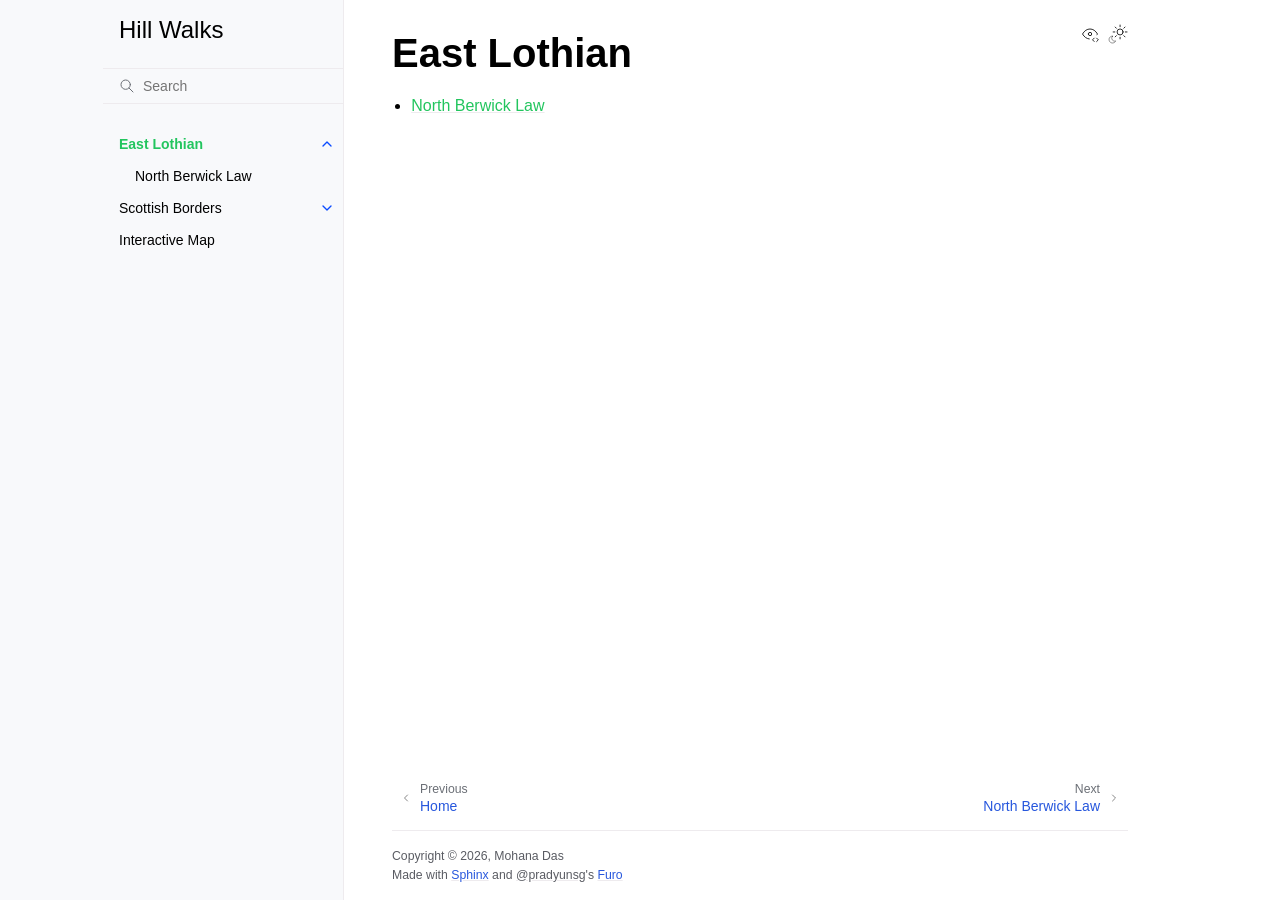
<file: east-lothian/index.html>
<!doctype html>
<html class="no-js" lang="en" data-content_root="../">
  <head><meta charset="utf-8">
    <meta name="viewport" content="width=device-width,initial-scale=1">
    <meta name="color-scheme" content="light dark"><meta name="viewport" content="width=device-width, initial-scale=1" />
<link rel="index" title="Index" href="../genindex.html"><link rel="search" title="Search" href="../search.html"><link rel="next" title="North Berwick Law" href="north-berwick-law.html"><link rel="prev" title="Hill Walks" href="../index.html">

    <!-- Generated with Sphinx 9.0.4 and Furo 2025.12.19 -->
        <title>East Lothian - Hill Walks</title>
      <link rel="stylesheet" type="text/css" href="../_static/pygments.css?v=d111a655" />
    <link rel="stylesheet" type="text/css" href="../_static/styles/furo.css?v=7bdb33bb" />
    <link rel="stylesheet" type="text/css" href="../_static/sphinx-design.min.css?v=95c83b7e" />
    <link rel="stylesheet" type="text/css" href="../_static/styles/furo-extensions.css?v=8dab3a3b" />
    <link rel="stylesheet" type="text/css" href="../_static/gallery.css?v=daf9d2c7" />
    
    


<style>
  body {
    --color-code-background: #f2f2f2;
  --color-code-foreground: #1e1e1e;
  
  }
  @media not print {
    body[data-theme="dark"] {
      --color-code-background: #202020;
  --color-code-foreground: #d0d0d0;
  
    }
    @media (prefers-color-scheme: dark) {
      body:not([data-theme="light"]) {
        --color-code-background: #202020;
  --color-code-foreground: #d0d0d0;
  
      }
    }
  }
</style></head>
  <body>
    
    <script>
      document.body.dataset.theme = localStorage.getItem("theme") || "auto";
    </script>
    

<svg xmlns="http://www.w3.org/2000/svg" style="display: none;">
  <symbol id="svg-toc" viewBox="0 0 24 24">
    <title>Contents</title>
    <svg stroke="currentColor" fill="currentColor" stroke-width="0" viewBox="0 0 1024 1024">
      <path d="M408 442h480c4.4 0 8-3.6 8-8v-56c0-4.4-3.6-8-8-8H408c-4.4 0-8 3.6-8 8v56c0 4.4 3.6 8 8 8zm-8 204c0 4.4 3.6 8 8 8h480c4.4 0 8-3.6 8-8v-56c0-4.4-3.6-8-8-8H408c-4.4 0-8 3.6-8 8v56zm504-486H120c-4.4 0-8 3.6-8 8v56c0 4.4 3.6 8 8 8h784c4.4 0 8-3.6 8-8v-56c0-4.4-3.6-8-8-8zm0 632H120c-4.4 0-8 3.6-8 8v56c0 4.4 3.6 8 8 8h784c4.4 0 8-3.6 8-8v-56c0-4.4-3.6-8-8-8zM115.4 518.9L271.7 642c5.8 4.6 14.4.5 14.4-6.9V388.9c0-7.4-8.5-11.5-14.4-6.9L115.4 505.1a8.74 8.74 0 0 0 0 13.8z"/>
    </svg>
  </symbol>
  <symbol id="svg-menu" viewBox="0 0 24 24">
    <title>Menu</title>
    <svg xmlns="http://www.w3.org/2000/svg" viewBox="0 0 24 24" fill="none" stroke="currentColor"
      stroke-width="2" stroke-linecap="round" stroke-linejoin="round" class="feather-menu">
      <line x1="3" y1="12" x2="21" y2="12"></line>
      <line x1="3" y1="6" x2="21" y2="6"></line>
      <line x1="3" y1="18" x2="21" y2="18"></line>
    </svg>
  </symbol>
  <symbol id="svg-arrow-right" viewBox="0 0 24 24">
    <title>Expand</title>
    <svg xmlns="http://www.w3.org/2000/svg" viewBox="0 0 24 24" fill="none" stroke="currentColor"
      stroke-width="2" stroke-linecap="round" stroke-linejoin="round" class="feather-chevron-right">
      <polyline points="9 18 15 12 9 6"></polyline>
    </svg>
  </symbol>
  <symbol id="svg-sun" viewBox="0 0 24 24">
    <title>Light mode</title>
    <svg xmlns="http://www.w3.org/2000/svg" viewBox="0 0 24 24" fill="none" stroke="currentColor"
      stroke-width="1" stroke-linecap="round" stroke-linejoin="round" class="feather-sun">
      <circle cx="12" cy="12" r="5"></circle>
      <line x1="12" y1="1" x2="12" y2="3"></line>
      <line x1="12" y1="21" x2="12" y2="23"></line>
      <line x1="4.22" y1="4.22" x2="5.64" y2="5.64"></line>
      <line x1="18.36" y1="18.36" x2="19.78" y2="19.78"></line>
      <line x1="1" y1="12" x2="3" y2="12"></line>
      <line x1="21" y1="12" x2="23" y2="12"></line>
      <line x1="4.22" y1="19.78" x2="5.64" y2="18.36"></line>
      <line x1="18.36" y1="5.64" x2="19.78" y2="4.22"></line>
    </svg>
  </symbol>
  <symbol id="svg-moon" viewBox="0 0 24 24">
    <title>Dark mode</title>
    <svg xmlns="http://www.w3.org/2000/svg" viewBox="0 0 24 24" fill="none" stroke="currentColor"
      stroke-width="1" stroke-linecap="round" stroke-linejoin="round" class="icon-tabler-moon">
      <path stroke="none" d="M0 0h24v24H0z" fill="none" />
      <path d="M12 3c.132 0 .263 0 .393 0a7.5 7.5 0 0 0 7.92 12.446a9 9 0 1 1 -8.313 -12.454z" />
    </svg>
  </symbol>
  <symbol id="svg-sun-with-moon" viewBox="0 0 24 24">
    <title>Auto light/dark, in light mode</title>
    <svg xmlns="http://www.w3.org/2000/svg" viewBox="0 0 24 24" fill="none" stroke="currentColor"
      stroke-width="1" stroke-linecap="round" stroke-linejoin="round"
      class="icon-custom-derived-from-feather-sun-and-tabler-moon">
      <path style="opacity: 50%" d="M 5.411 14.504 C 5.471 14.504 5.532 14.504 5.591 14.504 C 3.639 16.319 4.383 19.569 6.931 20.352 C 7.693 20.586 8.512 20.551 9.25 20.252 C 8.023 23.207 4.056 23.725 2.11 21.184 C 0.166 18.642 1.702 14.949 4.874 14.536 C 5.051 14.512 5.231 14.5 5.411 14.5 L 5.411 14.504 Z"/>
      <line x1="14.5" y1="3.25" x2="14.5" y2="1.25"/>
      <line x1="14.5" y1="15.85" x2="14.5" y2="17.85"/>
      <line x1="10.044" y1="5.094" x2="8.63" y2="3.68"/>
      <line x1="19" y1="14.05" x2="20.414" y2="15.464"/>
      <line x1="8.2" y1="9.55" x2="6.2" y2="9.55"/>
      <line x1="20.8" y1="9.55" x2="22.8" y2="9.55"/>
      <line x1="10.044" y1="14.006" x2="8.63" y2="15.42"/>
      <line x1="19" y1="5.05" x2="20.414" y2="3.636"/>
      <circle cx="14.5" cy="9.55" r="3.6"/>
    </svg>
  </symbol>
  <symbol id="svg-moon-with-sun" viewBox="0 0 24 24">
    <title>Auto light/dark, in dark mode</title>
    <svg xmlns="http://www.w3.org/2000/svg" viewBox="0 0 24 24" fill="none" stroke="currentColor"
      stroke-width="1" stroke-linecap="round" stroke-linejoin="round"
      class="icon-custom-derived-from-feather-sun-and-tabler-moon">
      <path d="M 8.282 7.007 C 8.385 7.007 8.494 7.007 8.595 7.007 C 5.18 10.184 6.481 15.869 10.942 17.24 C 12.275 17.648 13.706 17.589 15 17.066 C 12.851 22.236 5.91 23.143 2.505 18.696 C -0.897 14.249 1.791 7.786 7.342 7.063 C 7.652 7.021 7.965 7 8.282 7 L 8.282 7.007 Z"/>
      <line style="opacity: 50%" x1="18" y1="3.705" x2="18" y2="2.5"/>
      <line style="opacity: 50%" x1="18" y1="11.295" x2="18" y2="12.5"/>
      <line style="opacity: 50%" x1="15.316" y1="4.816" x2="14.464" y2="3.964"/>
      <line style="opacity: 50%" x1="20.711" y1="10.212" x2="21.563" y2="11.063"/>
      <line style="opacity: 50%" x1="14.205" y1="7.5" x2="13.001" y2="7.5"/>
      <line style="opacity: 50%" x1="21.795" y1="7.5" x2="23" y2="7.5"/>
      <line style="opacity: 50%" x1="15.316" y1="10.184" x2="14.464" y2="11.036"/>
      <line style="opacity: 50%" x1="20.711" y1="4.789" x2="21.563" y2="3.937"/>
      <circle style="opacity: 50%" cx="18" cy="7.5" r="2.169"/>
    </svg>
  </symbol>
  <symbol id="svg-pencil" viewBox="0 0 24 24">
    <svg xmlns="http://www.w3.org/2000/svg" viewBox="0 0 24 24" fill="none" stroke="currentColor"
      stroke-width="1" stroke-linecap="round" stroke-linejoin="round" class="icon-tabler-pencil-code">
      <path d="M4 20h4l10.5 -10.5a2.828 2.828 0 1 0 -4 -4l-10.5 10.5v4" />
      <path d="M13.5 6.5l4 4" />
      <path d="M20 21l2 -2l-2 -2" />
      <path d="M17 17l-2 2l2 2" />
    </svg>
  </symbol>
  <symbol id="svg-eye" viewBox="0 0 24 24">
    <svg xmlns="http://www.w3.org/2000/svg" viewBox="0 0 24 24" fill="none" stroke="currentColor"
      stroke-width="1" stroke-linecap="round" stroke-linejoin="round" class="icon-tabler-eye-code">
      <path stroke="none" d="M0 0h24v24H0z" fill="none" />
      <path d="M10 12a2 2 0 1 0 4 0a2 2 0 0 0 -4 0" />
      <path
        d="M11.11 17.958c-3.209 -.307 -5.91 -2.293 -8.11 -5.958c2.4 -4 5.4 -6 9 -6c3.6 0 6.6 2 9 6c-.21 .352 -.427 .688 -.647 1.008" />
      <path d="M20 21l2 -2l-2 -2" />
      <path d="M17 17l-2 2l2 2" />
    </svg>
  </symbol>
</svg>

<input type="checkbox" class="sidebar-toggle" name="__navigation" id="__navigation" aria-label="Toggle site navigation sidebar">
<input type="checkbox" class="sidebar-toggle" name="__toc" id="__toc" aria-label="Toggle table of contents sidebar">
<label class="overlay sidebar-overlay" for="__navigation"></label>
<label class="overlay toc-overlay" for="__toc"></label>

<a class="skip-to-content muted-link" href="#furo-main-content">Skip to content</a>



<div class="page">
  <header class="mobile-header">
    <div class="header-left">
      <label class="nav-overlay-icon" for="__navigation">
        <span class="icon"><svg><use href="#svg-menu"></use></svg></span>
      </label>
    </div>
    <div class="header-center">
      <a href="../index.html"><div class="brand">Hill Walks</div></a>
    </div>
    <div class="header-right">
      <div class="theme-toggle-container theme-toggle-header">
        <button class="theme-toggle" aria-label="Toggle Light / Dark / Auto color theme">
          <svg class="theme-icon-when-auto-light"><use href="#svg-sun-with-moon"></use></svg>
          <svg class="theme-icon-when-auto-dark"><use href="#svg-moon-with-sun"></use></svg>
          <svg class="theme-icon-when-dark"><use href="#svg-moon"></use></svg>
          <svg class="theme-icon-when-light"><use href="#svg-sun"></use></svg>
        </button>
      </div>
      <label class="toc-overlay-icon toc-header-icon no-toc" for="__toc">
        <span class="icon"><svg><use href="#svg-toc"></use></svg></span>
      </label>
    </div>
  </header>
  <aside class="sidebar-drawer">
    <div class="sidebar-container">
      
      <div class="sidebar-sticky"><a class="sidebar-brand" href="../index.html">
  
  <span class="sidebar-brand-text">Hill Walks</span>
  
</a><form class="sidebar-search-container" method="get" action="../search.html" role="search">
  <input class="sidebar-search" placeholder="Search" name="q" aria-label="Search">
  <input type="hidden" name="check_keywords" value="yes">
  <input type="hidden" name="area" value="default">
</form>
<div id="searchbox"></div><div class="sidebar-scroll"><div class="sidebar-tree">
  <ul class="current">
<li class="toctree-l1 current has-children current-page"><a class="current reference internal" href="#">East Lothian</a><input aria-label="Toggle navigation of East Lothian" checked="" class="toctree-checkbox" id="toctree-checkbox-1" name="toctree-checkbox-1" role="switch" type="checkbox"/><label for="toctree-checkbox-1"><span class="icon"><svg><use href="#svg-arrow-right"></use></svg></span></label><ul>
<li class="toctree-l2"><a class="reference internal" href="north-berwick-law.html">North Berwick Law</a></li>
</ul>
</li>
<li class="toctree-l1 has-children"><a class="reference internal" href="../scottish-borders/index.html">Scottish Borders</a><input aria-label="Toggle navigation of Scottish Borders" class="toctree-checkbox" id="toctree-checkbox-2" name="toctree-checkbox-2" role="switch" type="checkbox"/><label for="toctree-checkbox-2"><span class="icon"><svg><use href="#svg-arrow-right"></use></svg></span></label><ul>
<li class="toctree-l2"><a class="reference internal" href="../scottish-borders/eildon-mid-hill.html">Eildon Mid Hill</a></li>
<li class="toctree-l2"><a class="reference internal" href="../scottish-borders/example.html">Example Hill</a></li>
</ul>
</li>
<li class="toctree-l1"><a class="reference internal" href="../map.html">Interactive Map</a></li>
</ul>

</div>
</div>

      </div>
      
    </div>
  </aside>
  <div class="main">
    <div class="content">
      <div class="article-container">
        <a href="#" class="back-to-top muted-link">
          <svg xmlns="http://www.w3.org/2000/svg" viewBox="0 0 24 24">
            <path d="M13 20h-2V8l-5.5 5.5-1.42-1.42L12 4.16l7.92 7.92-1.42 1.42L13 8v12z"></path>
          </svg>
          <span>Back to top</span>
        </a>
        <div class="content-icon-container">
          <div class="view-this-page">
  <a class="muted-link" href="../_sources/east-lothian/index.md.txt" title="View this page">
    <svg><use href="#svg-eye"></use></svg>
    <span class="visually-hidden">View this page</span>
  </a>
</div>
<div class="theme-toggle-container theme-toggle-content">
            <button class="theme-toggle" aria-label="Toggle Light / Dark / Auto color theme">
              <svg class="theme-icon-when-auto-light"><use href="#svg-sun-with-moon"></use></svg>
              <svg class="theme-icon-when-auto-dark"><use href="#svg-moon-with-sun"></use></svg>
              <svg class="theme-icon-when-dark"><use href="#svg-moon"></use></svg>
              <svg class="theme-icon-when-light"><use href="#svg-sun"></use></svg>
            </button>
          </div>
          <label class="toc-overlay-icon toc-content-icon no-toc" for="__toc">
            <span class="icon"><svg><use href="#svg-toc"></use></svg></span>
          </label>
        </div>
        <article role="main" id="furo-main-content">
          <section id="east-lothian">
<h1>East Lothian<a class="headerlink" href="#east-lothian" title="Link to this heading">¶</a></h1>
<ul class="simple">
<li><p><a class="reference internal" href="north-berwick-law.html"><span class="doc std std-doc">North Berwick Law</span></a></p></li>
</ul>
<div class="toctree-wrapper compound">
</div>
</section>

        </article>
      </div>
      <footer>
        
        <div class="related-pages">
          <a class="next-page" href="north-berwick-law.html">
              <div class="page-info">
                <div class="context">
                  <span>Next</span>
                </div>
                <div class="title">North Berwick Law</div>
              </div>
              <svg class="furo-related-icon"><use href="#svg-arrow-right"></use></svg>
            </a>
          <a class="prev-page" href="../index.html">
              <svg class="furo-related-icon"><use href="#svg-arrow-right"></use></svg>
              <div class="page-info">
                <div class="context">
                  <span>Previous</span>
                </div>
                
                <div class="title">Home</div>
                
              </div>
            </a>
        </div>
        <div class="bottom-of-page">
          <div class="left-details">
            <div class="copyright">
                Copyright &#169; 2026, Mohana Das
            </div>
            Made with <a href="https://www.sphinx-doc.org/">Sphinx</a> and <a class="muted-link" href="https://pradyunsg.me">@pradyunsg</a>'s
            
            <a href="https://github.com/pradyunsg/furo">Furo</a>
            
          </div>
          <div class="right-details">
            
          </div>
        </div>
        
      </footer>
    </div>
    <aside class="toc-drawer no-toc">
      
      
      
    </aside>
  </div>
</div><script src="../_static/documentation_options.js?v=5929fcd5"></script>
    <script src="../_static/doctools.js?v=fd6eb6e6"></script>
    <script src="../_static/sphinx_highlight.js?v=6ffebe34"></script>
    <script src="../_static/scripts/furo.js?v=46bd48cc"></script>
    <script src="../_static/design-tabs.js?v=f930bc37"></script>
    </body>
</html>
</file>
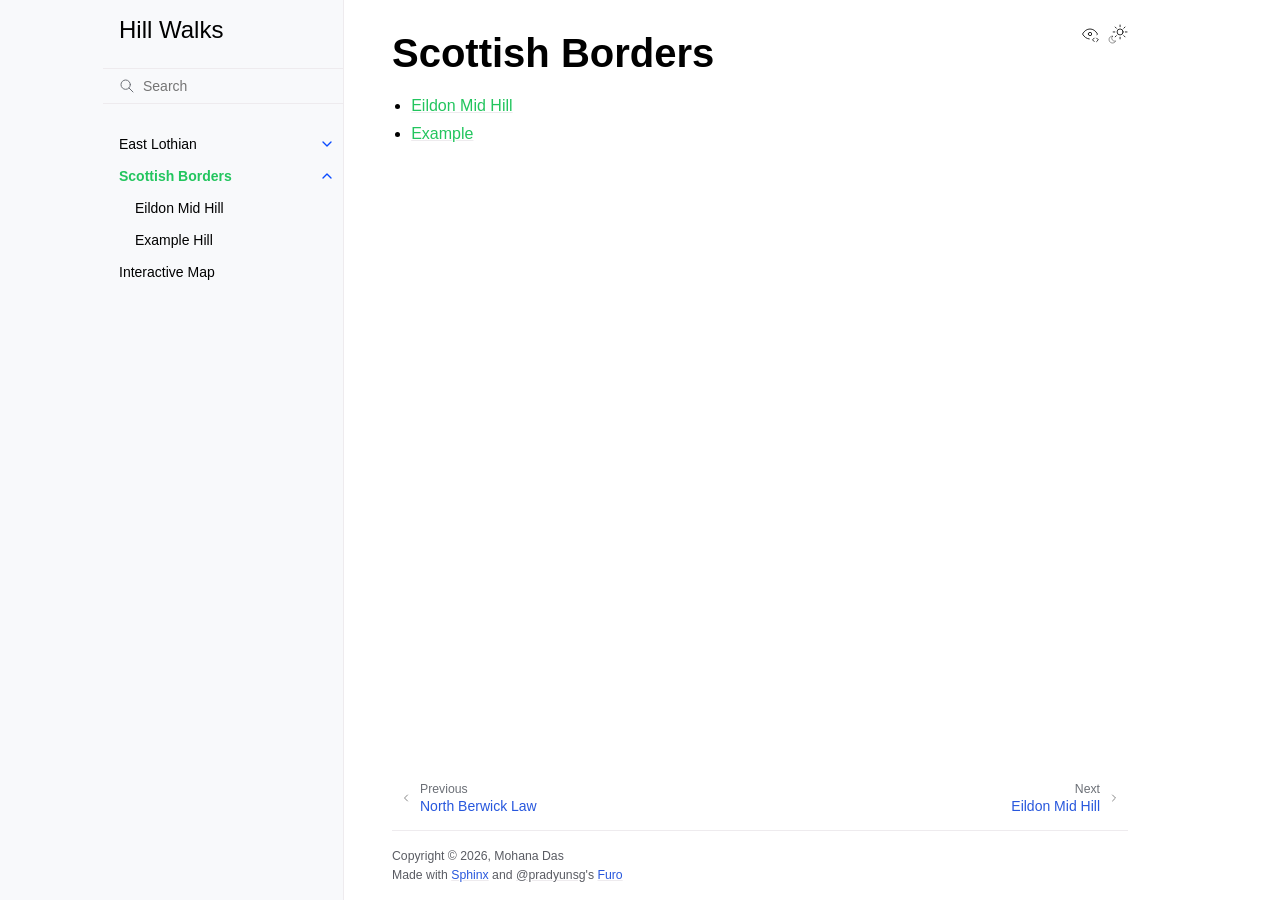
<file: scottish-borders/index.html>
<!doctype html>
<html class="no-js" lang="en" data-content_root="../">
  <head><meta charset="utf-8">
    <meta name="viewport" content="width=device-width,initial-scale=1">
    <meta name="color-scheme" content="light dark"><meta name="viewport" content="width=device-width, initial-scale=1" />
<link rel="index" title="Index" href="../genindex.html"><link rel="search" title="Search" href="../search.html"><link rel="next" title="Eildon Mid Hill" href="eildon-mid-hill.html"><link rel="prev" title="North Berwick Law" href="../east-lothian/north-berwick-law.html">

    <!-- Generated with Sphinx 9.0.4 and Furo 2025.12.19 -->
        <title>Scottish Borders - Hill Walks</title>
      <link rel="stylesheet" type="text/css" href="../_static/pygments.css?v=d111a655" />
    <link rel="stylesheet" type="text/css" href="../_static/styles/furo.css?v=7bdb33bb" />
    <link rel="stylesheet" type="text/css" href="../_static/sphinx-design.min.css?v=95c83b7e" />
    <link rel="stylesheet" type="text/css" href="../_static/styles/furo-extensions.css?v=8dab3a3b" />
    <link rel="stylesheet" type="text/css" href="../_static/gallery.css?v=daf9d2c7" />
    
    


<style>
  body {
    --color-code-background: #f2f2f2;
  --color-code-foreground: #1e1e1e;
  
  }
  @media not print {
    body[data-theme="dark"] {
      --color-code-background: #202020;
  --color-code-foreground: #d0d0d0;
  
    }
    @media (prefers-color-scheme: dark) {
      body:not([data-theme="light"]) {
        --color-code-background: #202020;
  --color-code-foreground: #d0d0d0;
  
      }
    }
  }
</style></head>
  <body>
    
    <script>
      document.body.dataset.theme = localStorage.getItem("theme") || "auto";
    </script>
    

<svg xmlns="http://www.w3.org/2000/svg" style="display: none;">
  <symbol id="svg-toc" viewBox="0 0 24 24">
    <title>Contents</title>
    <svg stroke="currentColor" fill="currentColor" stroke-width="0" viewBox="0 0 1024 1024">
      <path d="M408 442h480c4.4 0 8-3.6 8-8v-56c0-4.4-3.6-8-8-8H408c-4.4 0-8 3.6-8 8v56c0 4.4 3.6 8 8 8zm-8 204c0 4.4 3.6 8 8 8h480c4.4 0 8-3.6 8-8v-56c0-4.4-3.6-8-8-8H408c-4.4 0-8 3.6-8 8v56zm504-486H120c-4.4 0-8 3.6-8 8v56c0 4.4 3.6 8 8 8h784c4.4 0 8-3.6 8-8v-56c0-4.4-3.6-8-8-8zm0 632H120c-4.4 0-8 3.6-8 8v56c0 4.4 3.6 8 8 8h784c4.4 0 8-3.6 8-8v-56c0-4.4-3.6-8-8-8zM115.4 518.9L271.7 642c5.8 4.6 14.4.5 14.4-6.9V388.9c0-7.4-8.5-11.5-14.4-6.9L115.4 505.1a8.74 8.74 0 0 0 0 13.8z"/>
    </svg>
  </symbol>
  <symbol id="svg-menu" viewBox="0 0 24 24">
    <title>Menu</title>
    <svg xmlns="http://www.w3.org/2000/svg" viewBox="0 0 24 24" fill="none" stroke="currentColor"
      stroke-width="2" stroke-linecap="round" stroke-linejoin="round" class="feather-menu">
      <line x1="3" y1="12" x2="21" y2="12"></line>
      <line x1="3" y1="6" x2="21" y2="6"></line>
      <line x1="3" y1="18" x2="21" y2="18"></line>
    </svg>
  </symbol>
  <symbol id="svg-arrow-right" viewBox="0 0 24 24">
    <title>Expand</title>
    <svg xmlns="http://www.w3.org/2000/svg" viewBox="0 0 24 24" fill="none" stroke="currentColor"
      stroke-width="2" stroke-linecap="round" stroke-linejoin="round" class="feather-chevron-right">
      <polyline points="9 18 15 12 9 6"></polyline>
    </svg>
  </symbol>
  <symbol id="svg-sun" viewBox="0 0 24 24">
    <title>Light mode</title>
    <svg xmlns="http://www.w3.org/2000/svg" viewBox="0 0 24 24" fill="none" stroke="currentColor"
      stroke-width="1" stroke-linecap="round" stroke-linejoin="round" class="feather-sun">
      <circle cx="12" cy="12" r="5"></circle>
      <line x1="12" y1="1" x2="12" y2="3"></line>
      <line x1="12" y1="21" x2="12" y2="23"></line>
      <line x1="4.22" y1="4.22" x2="5.64" y2="5.64"></line>
      <line x1="18.36" y1="18.36" x2="19.78" y2="19.78"></line>
      <line x1="1" y1="12" x2="3" y2="12"></line>
      <line x1="21" y1="12" x2="23" y2="12"></line>
      <line x1="4.22" y1="19.78" x2="5.64" y2="18.36"></line>
      <line x1="18.36" y1="5.64" x2="19.78" y2="4.22"></line>
    </svg>
  </symbol>
  <symbol id="svg-moon" viewBox="0 0 24 24">
    <title>Dark mode</title>
    <svg xmlns="http://www.w3.org/2000/svg" viewBox="0 0 24 24" fill="none" stroke="currentColor"
      stroke-width="1" stroke-linecap="round" stroke-linejoin="round" class="icon-tabler-moon">
      <path stroke="none" d="M0 0h24v24H0z" fill="none" />
      <path d="M12 3c.132 0 .263 0 .393 0a7.5 7.5 0 0 0 7.92 12.446a9 9 0 1 1 -8.313 -12.454z" />
    </svg>
  </symbol>
  <symbol id="svg-sun-with-moon" viewBox="0 0 24 24">
    <title>Auto light/dark, in light mode</title>
    <svg xmlns="http://www.w3.org/2000/svg" viewBox="0 0 24 24" fill="none" stroke="currentColor"
      stroke-width="1" stroke-linecap="round" stroke-linejoin="round"
      class="icon-custom-derived-from-feather-sun-and-tabler-moon">
      <path style="opacity: 50%" d="M 5.411 14.504 C 5.471 14.504 5.532 14.504 5.591 14.504 C 3.639 16.319 4.383 19.569 6.931 20.352 C 7.693 20.586 8.512 20.551 9.25 20.252 C 8.023 23.207 4.056 23.725 2.11 21.184 C 0.166 18.642 1.702 14.949 4.874 14.536 C 5.051 14.512 5.231 14.5 5.411 14.5 L 5.411 14.504 Z"/>
      <line x1="14.5" y1="3.25" x2="14.5" y2="1.25"/>
      <line x1="14.5" y1="15.85" x2="14.5" y2="17.85"/>
      <line x1="10.044" y1="5.094" x2="8.63" y2="3.68"/>
      <line x1="19" y1="14.05" x2="20.414" y2="15.464"/>
      <line x1="8.2" y1="9.55" x2="6.2" y2="9.55"/>
      <line x1="20.8" y1="9.55" x2="22.8" y2="9.55"/>
      <line x1="10.044" y1="14.006" x2="8.63" y2="15.42"/>
      <line x1="19" y1="5.05" x2="20.414" y2="3.636"/>
      <circle cx="14.5" cy="9.55" r="3.6"/>
    </svg>
  </symbol>
  <symbol id="svg-moon-with-sun" viewBox="0 0 24 24">
    <title>Auto light/dark, in dark mode</title>
    <svg xmlns="http://www.w3.org/2000/svg" viewBox="0 0 24 24" fill="none" stroke="currentColor"
      stroke-width="1" stroke-linecap="round" stroke-linejoin="round"
      class="icon-custom-derived-from-feather-sun-and-tabler-moon">
      <path d="M 8.282 7.007 C 8.385 7.007 8.494 7.007 8.595 7.007 C 5.18 10.184 6.481 15.869 10.942 17.24 C 12.275 17.648 13.706 17.589 15 17.066 C 12.851 22.236 5.91 23.143 2.505 18.696 C -0.897 14.249 1.791 7.786 7.342 7.063 C 7.652 7.021 7.965 7 8.282 7 L 8.282 7.007 Z"/>
      <line style="opacity: 50%" x1="18" y1="3.705" x2="18" y2="2.5"/>
      <line style="opacity: 50%" x1="18" y1="11.295" x2="18" y2="12.5"/>
      <line style="opacity: 50%" x1="15.316" y1="4.816" x2="14.464" y2="3.964"/>
      <line style="opacity: 50%" x1="20.711" y1="10.212" x2="21.563" y2="11.063"/>
      <line style="opacity: 50%" x1="14.205" y1="7.5" x2="13.001" y2="7.5"/>
      <line style="opacity: 50%" x1="21.795" y1="7.5" x2="23" y2="7.5"/>
      <line style="opacity: 50%" x1="15.316" y1="10.184" x2="14.464" y2="11.036"/>
      <line style="opacity: 50%" x1="20.711" y1="4.789" x2="21.563" y2="3.937"/>
      <circle style="opacity: 50%" cx="18" cy="7.5" r="2.169"/>
    </svg>
  </symbol>
  <symbol id="svg-pencil" viewBox="0 0 24 24">
    <svg xmlns="http://www.w3.org/2000/svg" viewBox="0 0 24 24" fill="none" stroke="currentColor"
      stroke-width="1" stroke-linecap="round" stroke-linejoin="round" class="icon-tabler-pencil-code">
      <path d="M4 20h4l10.5 -10.5a2.828 2.828 0 1 0 -4 -4l-10.5 10.5v4" />
      <path d="M13.5 6.5l4 4" />
      <path d="M20 21l2 -2l-2 -2" />
      <path d="M17 17l-2 2l2 2" />
    </svg>
  </symbol>
  <symbol id="svg-eye" viewBox="0 0 24 24">
    <svg xmlns="http://www.w3.org/2000/svg" viewBox="0 0 24 24" fill="none" stroke="currentColor"
      stroke-width="1" stroke-linecap="round" stroke-linejoin="round" class="icon-tabler-eye-code">
      <path stroke="none" d="M0 0h24v24H0z" fill="none" />
      <path d="M10 12a2 2 0 1 0 4 0a2 2 0 0 0 -4 0" />
      <path
        d="M11.11 17.958c-3.209 -.307 -5.91 -2.293 -8.11 -5.958c2.4 -4 5.4 -6 9 -6c3.6 0 6.6 2 9 6c-.21 .352 -.427 .688 -.647 1.008" />
      <path d="M20 21l2 -2l-2 -2" />
      <path d="M17 17l-2 2l2 2" />
    </svg>
  </symbol>
</svg>

<input type="checkbox" class="sidebar-toggle" name="__navigation" id="__navigation" aria-label="Toggle site navigation sidebar">
<input type="checkbox" class="sidebar-toggle" name="__toc" id="__toc" aria-label="Toggle table of contents sidebar">
<label class="overlay sidebar-overlay" for="__navigation"></label>
<label class="overlay toc-overlay" for="__toc"></label>

<a class="skip-to-content muted-link" href="#furo-main-content">Skip to content</a>



<div class="page">
  <header class="mobile-header">
    <div class="header-left">
      <label class="nav-overlay-icon" for="__navigation">
        <span class="icon"><svg><use href="#svg-menu"></use></svg></span>
      </label>
    </div>
    <div class="header-center">
      <a href="../index.html"><div class="brand">Hill Walks</div></a>
    </div>
    <div class="header-right">
      <div class="theme-toggle-container theme-toggle-header">
        <button class="theme-toggle" aria-label="Toggle Light / Dark / Auto color theme">
          <svg class="theme-icon-when-auto-light"><use href="#svg-sun-with-moon"></use></svg>
          <svg class="theme-icon-when-auto-dark"><use href="#svg-moon-with-sun"></use></svg>
          <svg class="theme-icon-when-dark"><use href="#svg-moon"></use></svg>
          <svg class="theme-icon-when-light"><use href="#svg-sun"></use></svg>
        </button>
      </div>
      <label class="toc-overlay-icon toc-header-icon no-toc" for="__toc">
        <span class="icon"><svg><use href="#svg-toc"></use></svg></span>
      </label>
    </div>
  </header>
  <aside class="sidebar-drawer">
    <div class="sidebar-container">
      
      <div class="sidebar-sticky"><a class="sidebar-brand" href="../index.html">
  
  <span class="sidebar-brand-text">Hill Walks</span>
  
</a><form class="sidebar-search-container" method="get" action="../search.html" role="search">
  <input class="sidebar-search" placeholder="Search" name="q" aria-label="Search">
  <input type="hidden" name="check_keywords" value="yes">
  <input type="hidden" name="area" value="default">
</form>
<div id="searchbox"></div><div class="sidebar-scroll"><div class="sidebar-tree">
  <ul class="current">
<li class="toctree-l1 has-children"><a class="reference internal" href="../east-lothian/index.html">East Lothian</a><input aria-label="Toggle navigation of East Lothian" class="toctree-checkbox" id="toctree-checkbox-1" name="toctree-checkbox-1" role="switch" type="checkbox"/><label for="toctree-checkbox-1"><span class="icon"><svg><use href="#svg-arrow-right"></use></svg></span></label><ul>
<li class="toctree-l2"><a class="reference internal" href="../east-lothian/north-berwick-law.html">North Berwick Law</a></li>
</ul>
</li>
<li class="toctree-l1 current has-children current-page"><a class="current reference internal" href="#">Scottish Borders</a><input aria-label="Toggle navigation of Scottish Borders" checked="" class="toctree-checkbox" id="toctree-checkbox-2" name="toctree-checkbox-2" role="switch" type="checkbox"/><label for="toctree-checkbox-2"><span class="icon"><svg><use href="#svg-arrow-right"></use></svg></span></label><ul>
<li class="toctree-l2"><a class="reference internal" href="eildon-mid-hill.html">Eildon Mid Hill</a></li>
<li class="toctree-l2"><a class="reference internal" href="example.html">Example Hill</a></li>
</ul>
</li>
<li class="toctree-l1"><a class="reference internal" href="../map.html">Interactive Map</a></li>
</ul>

</div>
</div>

      </div>
      
    </div>
  </aside>
  <div class="main">
    <div class="content">
      <div class="article-container">
        <a href="#" class="back-to-top muted-link">
          <svg xmlns="http://www.w3.org/2000/svg" viewBox="0 0 24 24">
            <path d="M13 20h-2V8l-5.5 5.5-1.42-1.42L12 4.16l7.92 7.92-1.42 1.42L13 8v12z"></path>
          </svg>
          <span>Back to top</span>
        </a>
        <div class="content-icon-container">
          <div class="view-this-page">
  <a class="muted-link" href="../_sources/scottish-borders/index.md.txt" title="View this page">
    <svg><use href="#svg-eye"></use></svg>
    <span class="visually-hidden">View this page</span>
  </a>
</div>
<div class="theme-toggle-container theme-toggle-content">
            <button class="theme-toggle" aria-label="Toggle Light / Dark / Auto color theme">
              <svg class="theme-icon-when-auto-light"><use href="#svg-sun-with-moon"></use></svg>
              <svg class="theme-icon-when-auto-dark"><use href="#svg-moon-with-sun"></use></svg>
              <svg class="theme-icon-when-dark"><use href="#svg-moon"></use></svg>
              <svg class="theme-icon-when-light"><use href="#svg-sun"></use></svg>
            </button>
          </div>
          <label class="toc-overlay-icon toc-content-icon no-toc" for="__toc">
            <span class="icon"><svg><use href="#svg-toc"></use></svg></span>
          </label>
        </div>
        <article role="main" id="furo-main-content">
          <section id="scottish-borders">
<h1>Scottish Borders<a class="headerlink" href="#scottish-borders" title="Link to this heading">¶</a></h1>
<ul class="simple">
<li><p><a class="reference internal" href="eildon-mid-hill.html"><span class="doc std std-doc">Eildon Mid Hill</span></a></p></li>
<li><p><a class="reference internal" href="example.html"><span class="doc std std-doc">Example</span></a></p></li>
</ul>
<div class="toctree-wrapper compound">
</div>
</section>

        </article>
      </div>
      <footer>
        
        <div class="related-pages">
          <a class="next-page" href="eildon-mid-hill.html">
              <div class="page-info">
                <div class="context">
                  <span>Next</span>
                </div>
                <div class="title">Eildon Mid Hill</div>
              </div>
              <svg class="furo-related-icon"><use href="#svg-arrow-right"></use></svg>
            </a>
          <a class="prev-page" href="../east-lothian/north-berwick-law.html">
              <svg class="furo-related-icon"><use href="#svg-arrow-right"></use></svg>
              <div class="page-info">
                <div class="context">
                  <span>Previous</span>
                </div>
                
                <div class="title">North Berwick Law</div>
                
              </div>
            </a>
        </div>
        <div class="bottom-of-page">
          <div class="left-details">
            <div class="copyright">
                Copyright &#169; 2026, Mohana Das
            </div>
            Made with <a href="https://www.sphinx-doc.org/">Sphinx</a> and <a class="muted-link" href="https://pradyunsg.me">@pradyunsg</a>'s
            
            <a href="https://github.com/pradyunsg/furo">Furo</a>
            
          </div>
          <div class="right-details">
            
          </div>
        </div>
        
      </footer>
    </div>
    <aside class="toc-drawer no-toc">
      
      
      
    </aside>
  </div>
</div><script src="../_static/documentation_options.js?v=5929fcd5"></script>
    <script src="../_static/doctools.js?v=fd6eb6e6"></script>
    <script src="../_static/sphinx_highlight.js?v=6ffebe34"></script>
    <script src="../_static/scripts/furo.js?v=46bd48cc"></script>
    <script src="../_static/design-tabs.js?v=f930bc37"></script>
    </body>
</html>
</file>
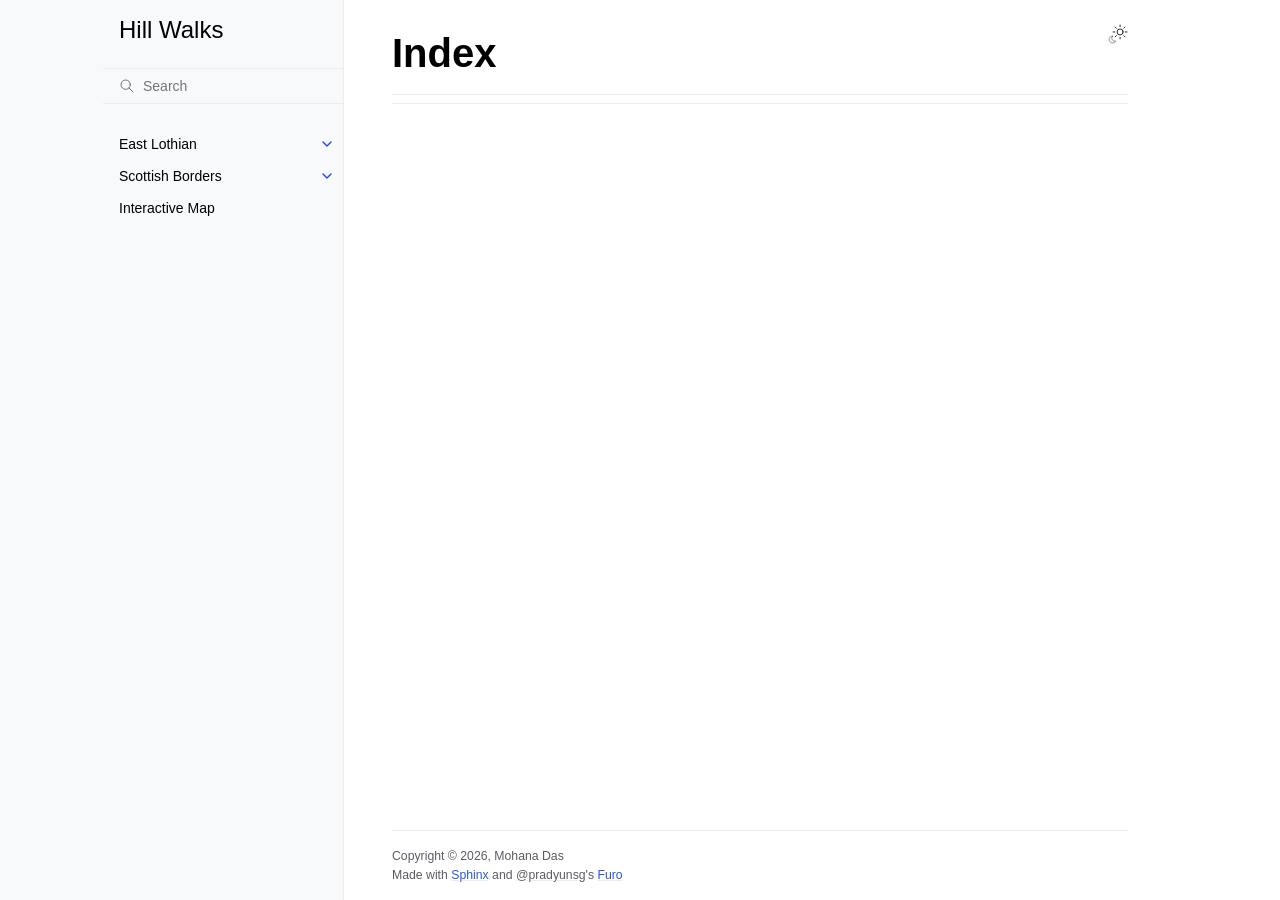
<file: genindex.html>
<!doctype html>
<html class="no-js" lang="en" data-content_root="./">
  <head><meta charset="utf-8">
    <meta name="viewport" content="width=device-width,initial-scale=1">
    <meta name="color-scheme" content="light dark"><link rel="index" title="Index" href="#"><link rel="search" title="Search" href="search.html">

    <!-- Generated with Sphinx 9.0.4 and Furo 2025.12.19 --><title>Index - Hill Walks</title>
<link rel="stylesheet" type="text/css" href="_static/pygments.css?v=d111a655" />
    <link rel="stylesheet" type="text/css" href="_static/styles/furo.css?v=7bdb33bb" />
    <link rel="stylesheet" type="text/css" href="_static/sphinx-design.min.css?v=95c83b7e" />
    <link rel="stylesheet" type="text/css" href="_static/styles/furo-extensions.css?v=8dab3a3b" />
    <link rel="stylesheet" type="text/css" href="_static/gallery.css?v=daf9d2c7" />
    
    


<style>
  body {
    --color-code-background: #f2f2f2;
  --color-code-foreground: #1e1e1e;
  
  }
  @media not print {
    body[data-theme="dark"] {
      --color-code-background: #202020;
  --color-code-foreground: #d0d0d0;
  
    }
    @media (prefers-color-scheme: dark) {
      body:not([data-theme="light"]) {
        --color-code-background: #202020;
  --color-code-foreground: #d0d0d0;
  
      }
    }
  }
</style></head>
  <body>
    
    <script>
      document.body.dataset.theme = localStorage.getItem("theme") || "auto";
    </script>
    

<svg xmlns="http://www.w3.org/2000/svg" style="display: none;">
  <symbol id="svg-toc" viewBox="0 0 24 24">
    <title>Contents</title>
    <svg stroke="currentColor" fill="currentColor" stroke-width="0" viewBox="0 0 1024 1024">
      <path d="M408 442h480c4.4 0 8-3.6 8-8v-56c0-4.4-3.6-8-8-8H408c-4.4 0-8 3.6-8 8v56c0 4.4 3.6 8 8 8zm-8 204c0 4.4 3.6 8 8 8h480c4.4 0 8-3.6 8-8v-56c0-4.4-3.6-8-8-8H408c-4.4 0-8 3.6-8 8v56zm504-486H120c-4.4 0-8 3.6-8 8v56c0 4.4 3.6 8 8 8h784c4.4 0 8-3.6 8-8v-56c0-4.4-3.6-8-8-8zm0 632H120c-4.4 0-8 3.6-8 8v56c0 4.4 3.6 8 8 8h784c4.4 0 8-3.6 8-8v-56c0-4.4-3.6-8-8-8zM115.4 518.9L271.7 642c5.8 4.6 14.4.5 14.4-6.9V388.9c0-7.4-8.5-11.5-14.4-6.9L115.4 505.1a8.74 8.74 0 0 0 0 13.8z"/>
    </svg>
  </symbol>
  <symbol id="svg-menu" viewBox="0 0 24 24">
    <title>Menu</title>
    <svg xmlns="http://www.w3.org/2000/svg" viewBox="0 0 24 24" fill="none" stroke="currentColor"
      stroke-width="2" stroke-linecap="round" stroke-linejoin="round" class="feather-menu">
      <line x1="3" y1="12" x2="21" y2="12"></line>
      <line x1="3" y1="6" x2="21" y2="6"></line>
      <line x1="3" y1="18" x2="21" y2="18"></line>
    </svg>
  </symbol>
  <symbol id="svg-arrow-right" viewBox="0 0 24 24">
    <title>Expand</title>
    <svg xmlns="http://www.w3.org/2000/svg" viewBox="0 0 24 24" fill="none" stroke="currentColor"
      stroke-width="2" stroke-linecap="round" stroke-linejoin="round" class="feather-chevron-right">
      <polyline points="9 18 15 12 9 6"></polyline>
    </svg>
  </symbol>
  <symbol id="svg-sun" viewBox="0 0 24 24">
    <title>Light mode</title>
    <svg xmlns="http://www.w3.org/2000/svg" viewBox="0 0 24 24" fill="none" stroke="currentColor"
      stroke-width="1" stroke-linecap="round" stroke-linejoin="round" class="feather-sun">
      <circle cx="12" cy="12" r="5"></circle>
      <line x1="12" y1="1" x2="12" y2="3"></line>
      <line x1="12" y1="21" x2="12" y2="23"></line>
      <line x1="4.22" y1="4.22" x2="5.64" y2="5.64"></line>
      <line x1="18.36" y1="18.36" x2="19.78" y2="19.78"></line>
      <line x1="1" y1="12" x2="3" y2="12"></line>
      <line x1="21" y1="12" x2="23" y2="12"></line>
      <line x1="4.22" y1="19.78" x2="5.64" y2="18.36"></line>
      <line x1="18.36" y1="5.64" x2="19.78" y2="4.22"></line>
    </svg>
  </symbol>
  <symbol id="svg-moon" viewBox="0 0 24 24">
    <title>Dark mode</title>
    <svg xmlns="http://www.w3.org/2000/svg" viewBox="0 0 24 24" fill="none" stroke="currentColor"
      stroke-width="1" stroke-linecap="round" stroke-linejoin="round" class="icon-tabler-moon">
      <path stroke="none" d="M0 0h24v24H0z" fill="none" />
      <path d="M12 3c.132 0 .263 0 .393 0a7.5 7.5 0 0 0 7.92 12.446a9 9 0 1 1 -8.313 -12.454z" />
    </svg>
  </symbol>
  <symbol id="svg-sun-with-moon" viewBox="0 0 24 24">
    <title>Auto light/dark, in light mode</title>
    <svg xmlns="http://www.w3.org/2000/svg" viewBox="0 0 24 24" fill="none" stroke="currentColor"
      stroke-width="1" stroke-linecap="round" stroke-linejoin="round"
      class="icon-custom-derived-from-feather-sun-and-tabler-moon">
      <path style="opacity: 50%" d="M 5.411 14.504 C 5.471 14.504 5.532 14.504 5.591 14.504 C 3.639 16.319 4.383 19.569 6.931 20.352 C 7.693 20.586 8.512 20.551 9.25 20.252 C 8.023 23.207 4.056 23.725 2.11 21.184 C 0.166 18.642 1.702 14.949 4.874 14.536 C 5.051 14.512 5.231 14.5 5.411 14.5 L 5.411 14.504 Z"/>
      <line x1="14.5" y1="3.25" x2="14.5" y2="1.25"/>
      <line x1="14.5" y1="15.85" x2="14.5" y2="17.85"/>
      <line x1="10.044" y1="5.094" x2="8.63" y2="3.68"/>
      <line x1="19" y1="14.05" x2="20.414" y2="15.464"/>
      <line x1="8.2" y1="9.55" x2="6.2" y2="9.55"/>
      <line x1="20.8" y1="9.55" x2="22.8" y2="9.55"/>
      <line x1="10.044" y1="14.006" x2="8.63" y2="15.42"/>
      <line x1="19" y1="5.05" x2="20.414" y2="3.636"/>
      <circle cx="14.5" cy="9.55" r="3.6"/>
    </svg>
  </symbol>
  <symbol id="svg-moon-with-sun" viewBox="0 0 24 24">
    <title>Auto light/dark, in dark mode</title>
    <svg xmlns="http://www.w3.org/2000/svg" viewBox="0 0 24 24" fill="none" stroke="currentColor"
      stroke-width="1" stroke-linecap="round" stroke-linejoin="round"
      class="icon-custom-derived-from-feather-sun-and-tabler-moon">
      <path d="M 8.282 7.007 C 8.385 7.007 8.494 7.007 8.595 7.007 C 5.18 10.184 6.481 15.869 10.942 17.24 C 12.275 17.648 13.706 17.589 15 17.066 C 12.851 22.236 5.91 23.143 2.505 18.696 C -0.897 14.249 1.791 7.786 7.342 7.063 C 7.652 7.021 7.965 7 8.282 7 L 8.282 7.007 Z"/>
      <line style="opacity: 50%" x1="18" y1="3.705" x2="18" y2="2.5"/>
      <line style="opacity: 50%" x1="18" y1="11.295" x2="18" y2="12.5"/>
      <line style="opacity: 50%" x1="15.316" y1="4.816" x2="14.464" y2="3.964"/>
      <line style="opacity: 50%" x1="20.711" y1="10.212" x2="21.563" y2="11.063"/>
      <line style="opacity: 50%" x1="14.205" y1="7.5" x2="13.001" y2="7.5"/>
      <line style="opacity: 50%" x1="21.795" y1="7.5" x2="23" y2="7.5"/>
      <line style="opacity: 50%" x1="15.316" y1="10.184" x2="14.464" y2="11.036"/>
      <line style="opacity: 50%" x1="20.711" y1="4.789" x2="21.563" y2="3.937"/>
      <circle style="opacity: 50%" cx="18" cy="7.5" r="2.169"/>
    </svg>
  </symbol>
  <symbol id="svg-pencil" viewBox="0 0 24 24">
    <svg xmlns="http://www.w3.org/2000/svg" viewBox="0 0 24 24" fill="none" stroke="currentColor"
      stroke-width="1" stroke-linecap="round" stroke-linejoin="round" class="icon-tabler-pencil-code">
      <path d="M4 20h4l10.5 -10.5a2.828 2.828 0 1 0 -4 -4l-10.5 10.5v4" />
      <path d="M13.5 6.5l4 4" />
      <path d="M20 21l2 -2l-2 -2" />
      <path d="M17 17l-2 2l2 2" />
    </svg>
  </symbol>
  <symbol id="svg-eye" viewBox="0 0 24 24">
    <svg xmlns="http://www.w3.org/2000/svg" viewBox="0 0 24 24" fill="none" stroke="currentColor"
      stroke-width="1" stroke-linecap="round" stroke-linejoin="round" class="icon-tabler-eye-code">
      <path stroke="none" d="M0 0h24v24H0z" fill="none" />
      <path d="M10 12a2 2 0 1 0 4 0a2 2 0 0 0 -4 0" />
      <path
        d="M11.11 17.958c-3.209 -.307 -5.91 -2.293 -8.11 -5.958c2.4 -4 5.4 -6 9 -6c3.6 0 6.6 2 9 6c-.21 .352 -.427 .688 -.647 1.008" />
      <path d="M20 21l2 -2l-2 -2" />
      <path d="M17 17l-2 2l2 2" />
    </svg>
  </symbol>
</svg>

<input type="checkbox" class="sidebar-toggle" name="__navigation" id="__navigation" aria-label="Toggle site navigation sidebar">
<input type="checkbox" class="sidebar-toggle" name="__toc" id="__toc" aria-label="Toggle table of contents sidebar">
<label class="overlay sidebar-overlay" for="__navigation"></label>
<label class="overlay toc-overlay" for="__toc"></label>

<a class="skip-to-content muted-link" href="#furo-main-content">Skip to content</a>



<div class="page">
  <header class="mobile-header">
    <div class="header-left">
      <label class="nav-overlay-icon" for="__navigation">
        <span class="icon"><svg><use href="#svg-menu"></use></svg></span>
      </label>
    </div>
    <div class="header-center">
      <a href="index.html"><div class="brand">Hill Walks</div></a>
    </div>
    <div class="header-right">
      <div class="theme-toggle-container theme-toggle-header">
        <button class="theme-toggle" aria-label="Toggle Light / Dark / Auto color theme">
          <svg class="theme-icon-when-auto-light"><use href="#svg-sun-with-moon"></use></svg>
          <svg class="theme-icon-when-auto-dark"><use href="#svg-moon-with-sun"></use></svg>
          <svg class="theme-icon-when-dark"><use href="#svg-moon"></use></svg>
          <svg class="theme-icon-when-light"><use href="#svg-sun"></use></svg>
        </button>
      </div>
      <label class="toc-overlay-icon toc-header-icon no-toc" for="__toc">
        <span class="icon"><svg><use href="#svg-toc"></use></svg></span>
      </label>
    </div>
  </header>
  <aside class="sidebar-drawer">
    <div class="sidebar-container">
      
      <div class="sidebar-sticky"><a class="sidebar-brand" href="index.html">
  
  <span class="sidebar-brand-text">Hill Walks</span>
  
</a><form class="sidebar-search-container" method="get" action="search.html" role="search">
  <input class="sidebar-search" placeholder="Search" name="q" aria-label="Search">
  <input type="hidden" name="check_keywords" value="yes">
  <input type="hidden" name="area" value="default">
</form>
<div id="searchbox"></div><div class="sidebar-scroll"><div class="sidebar-tree">
  <ul>
<li class="toctree-l1 has-children"><a class="reference internal" href="east-lothian/index.html">East Lothian</a><input aria-label="Toggle navigation of East Lothian" class="toctree-checkbox" id="toctree-checkbox-1" name="toctree-checkbox-1" role="switch" type="checkbox"/><label for="toctree-checkbox-1"><span class="icon"><svg><use href="#svg-arrow-right"></use></svg></span></label><ul>
<li class="toctree-l2"><a class="reference internal" href="east-lothian/north-berwick-law.html">North Berwick Law</a></li>
</ul>
</li>
<li class="toctree-l1 has-children"><a class="reference internal" href="scottish-borders/index.html">Scottish Borders</a><input aria-label="Toggle navigation of Scottish Borders" class="toctree-checkbox" id="toctree-checkbox-2" name="toctree-checkbox-2" role="switch" type="checkbox"/><label for="toctree-checkbox-2"><span class="icon"><svg><use href="#svg-arrow-right"></use></svg></span></label><ul>
<li class="toctree-l2"><a class="reference internal" href="scottish-borders/eildon-mid-hill.html">Eildon Mid Hill</a></li>
<li class="toctree-l2"><a class="reference internal" href="scottish-borders/example.html">Example Hill</a></li>
</ul>
</li>
<li class="toctree-l1"><a class="reference internal" href="map.html">Interactive Map</a></li>
</ul>

</div>
</div>

      </div>
      
    </div>
  </aside>
  <div class="main">
    <div class="content">
      <div class="article-container">
        <a href="#" class="back-to-top muted-link">
          <svg xmlns="http://www.w3.org/2000/svg" viewBox="0 0 24 24">
            <path d="M13 20h-2V8l-5.5 5.5-1.42-1.42L12 4.16l7.92 7.92-1.42 1.42L13 8v12z"></path>
          </svg>
          <span>Back to top</span>
        </a>
        <div class="content-icon-container">
          <div class="theme-toggle-container theme-toggle-content">
            <button class="theme-toggle" aria-label="Toggle Light / Dark / Auto color theme">
              <svg class="theme-icon-when-auto-light"><use href="#svg-sun-with-moon"></use></svg>
              <svg class="theme-icon-when-auto-dark"><use href="#svg-moon-with-sun"></use></svg>
              <svg class="theme-icon-when-dark"><use href="#svg-moon"></use></svg>
              <svg class="theme-icon-when-light"><use href="#svg-sun"></use></svg>
            </button>
          </div>
          <label class="toc-overlay-icon toc-content-icon no-toc" for="__toc">
            <span class="icon"><svg><use href="#svg-toc"></use></svg></span>
          </label>
        </div>
        <article role="main" id="furo-main-content">
          
<section class="genindex-section">
  <h1 id="index">Index</h1>
  <div class="genindex-jumpbox"></div>
</section>

        </article>
      </div>
      <footer>
        
        <div class="related-pages">
          
          
        </div>
        <div class="bottom-of-page">
          <div class="left-details">
            <div class="copyright">
                Copyright &#169; 2026, Mohana Das
            </div>
            Made with <a href="https://www.sphinx-doc.org/">Sphinx</a> and <a class="muted-link" href="https://pradyunsg.me">@pradyunsg</a>'s
            
            <a href="https://github.com/pradyunsg/furo">Furo</a>
            
          </div>
          <div class="right-details">
            
          </div>
        </div>
        
      </footer>
    </div>
    <aside class="toc-drawer no-toc">
      
      
      
    </aside>
  </div>
</div><script src="_static/documentation_options.js?v=5929fcd5"></script>
    <script src="_static/doctools.js?v=fd6eb6e6"></script>
    <script src="_static/sphinx_highlight.js?v=6ffebe34"></script>
    <script src="_static/scripts/furo.js?v=46bd48cc"></script>
    <script src="_static/design-tabs.js?v=f930bc37"></script>
    </body>
</html>
</file>
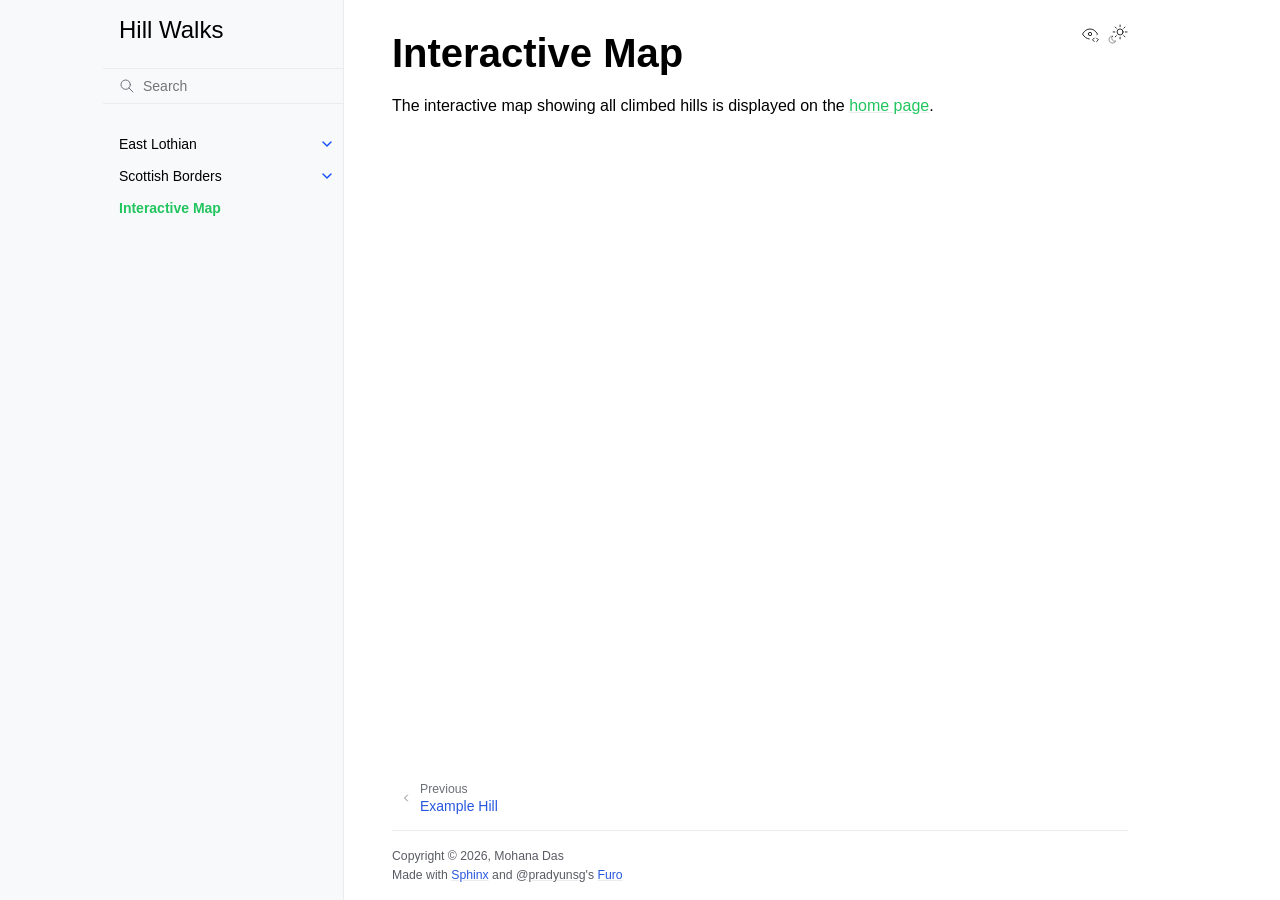
<file: map.html>
<!doctype html>
<html class="no-js" lang="en" data-content_root="./">
  <head><meta charset="utf-8">
    <meta name="viewport" content="width=device-width,initial-scale=1">
    <meta name="color-scheme" content="light dark"><meta name="viewport" content="width=device-width, initial-scale=1" />
<link rel="index" title="Index" href="genindex.html"><link rel="search" title="Search" href="search.html"><link rel="prev" title="Example Hill" href="scottish-borders/example.html">

    <!-- Generated with Sphinx 9.0.4 and Furo 2025.12.19 -->
        <title>Interactive Map - Hill Walks</title>
      <link rel="stylesheet" type="text/css" href="_static/pygments.css?v=d111a655" />
    <link rel="stylesheet" type="text/css" href="_static/styles/furo.css?v=7bdb33bb" />
    <link rel="stylesheet" type="text/css" href="_static/sphinx-design.min.css?v=95c83b7e" />
    <link rel="stylesheet" type="text/css" href="_static/styles/furo-extensions.css?v=8dab3a3b" />
    <link rel="stylesheet" type="text/css" href="_static/gallery.css?v=daf9d2c7" />
    
    


<style>
  body {
    --color-code-background: #f2f2f2;
  --color-code-foreground: #1e1e1e;
  
  }
  @media not print {
    body[data-theme="dark"] {
      --color-code-background: #202020;
  --color-code-foreground: #d0d0d0;
  
    }
    @media (prefers-color-scheme: dark) {
      body:not([data-theme="light"]) {
        --color-code-background: #202020;
  --color-code-foreground: #d0d0d0;
  
      }
    }
  }
</style></head>
  <body>
    
    <script>
      document.body.dataset.theme = localStorage.getItem("theme") || "auto";
    </script>
    

<svg xmlns="http://www.w3.org/2000/svg" style="display: none;">
  <symbol id="svg-toc" viewBox="0 0 24 24">
    <title>Contents</title>
    <svg stroke="currentColor" fill="currentColor" stroke-width="0" viewBox="0 0 1024 1024">
      <path d="M408 442h480c4.4 0 8-3.6 8-8v-56c0-4.4-3.6-8-8-8H408c-4.4 0-8 3.6-8 8v56c0 4.4 3.6 8 8 8zm-8 204c0 4.4 3.6 8 8 8h480c4.4 0 8-3.6 8-8v-56c0-4.4-3.6-8-8-8H408c-4.4 0-8 3.6-8 8v56zm504-486H120c-4.4 0-8 3.6-8 8v56c0 4.4 3.6 8 8 8h784c4.4 0 8-3.6 8-8v-56c0-4.4-3.6-8-8-8zm0 632H120c-4.4 0-8 3.6-8 8v56c0 4.4 3.6 8 8 8h784c4.4 0 8-3.6 8-8v-56c0-4.4-3.6-8-8-8zM115.4 518.9L271.7 642c5.8 4.6 14.4.5 14.4-6.9V388.9c0-7.4-8.5-11.5-14.4-6.9L115.4 505.1a8.74 8.74 0 0 0 0 13.8z"/>
    </svg>
  </symbol>
  <symbol id="svg-menu" viewBox="0 0 24 24">
    <title>Menu</title>
    <svg xmlns="http://www.w3.org/2000/svg" viewBox="0 0 24 24" fill="none" stroke="currentColor"
      stroke-width="2" stroke-linecap="round" stroke-linejoin="round" class="feather-menu">
      <line x1="3" y1="12" x2="21" y2="12"></line>
      <line x1="3" y1="6" x2="21" y2="6"></line>
      <line x1="3" y1="18" x2="21" y2="18"></line>
    </svg>
  </symbol>
  <symbol id="svg-arrow-right" viewBox="0 0 24 24">
    <title>Expand</title>
    <svg xmlns="http://www.w3.org/2000/svg" viewBox="0 0 24 24" fill="none" stroke="currentColor"
      stroke-width="2" stroke-linecap="round" stroke-linejoin="round" class="feather-chevron-right">
      <polyline points="9 18 15 12 9 6"></polyline>
    </svg>
  </symbol>
  <symbol id="svg-sun" viewBox="0 0 24 24">
    <title>Light mode</title>
    <svg xmlns="http://www.w3.org/2000/svg" viewBox="0 0 24 24" fill="none" stroke="currentColor"
      stroke-width="1" stroke-linecap="round" stroke-linejoin="round" class="feather-sun">
      <circle cx="12" cy="12" r="5"></circle>
      <line x1="12" y1="1" x2="12" y2="3"></line>
      <line x1="12" y1="21" x2="12" y2="23"></line>
      <line x1="4.22" y1="4.22" x2="5.64" y2="5.64"></line>
      <line x1="18.36" y1="18.36" x2="19.78" y2="19.78"></line>
      <line x1="1" y1="12" x2="3" y2="12"></line>
      <line x1="21" y1="12" x2="23" y2="12"></line>
      <line x1="4.22" y1="19.78" x2="5.64" y2="18.36"></line>
      <line x1="18.36" y1="5.64" x2="19.78" y2="4.22"></line>
    </svg>
  </symbol>
  <symbol id="svg-moon" viewBox="0 0 24 24">
    <title>Dark mode</title>
    <svg xmlns="http://www.w3.org/2000/svg" viewBox="0 0 24 24" fill="none" stroke="currentColor"
      stroke-width="1" stroke-linecap="round" stroke-linejoin="round" class="icon-tabler-moon">
      <path stroke="none" d="M0 0h24v24H0z" fill="none" />
      <path d="M12 3c.132 0 .263 0 .393 0a7.5 7.5 0 0 0 7.92 12.446a9 9 0 1 1 -8.313 -12.454z" />
    </svg>
  </symbol>
  <symbol id="svg-sun-with-moon" viewBox="0 0 24 24">
    <title>Auto light/dark, in light mode</title>
    <svg xmlns="http://www.w3.org/2000/svg" viewBox="0 0 24 24" fill="none" stroke="currentColor"
      stroke-width="1" stroke-linecap="round" stroke-linejoin="round"
      class="icon-custom-derived-from-feather-sun-and-tabler-moon">
      <path style="opacity: 50%" d="M 5.411 14.504 C 5.471 14.504 5.532 14.504 5.591 14.504 C 3.639 16.319 4.383 19.569 6.931 20.352 C 7.693 20.586 8.512 20.551 9.25 20.252 C 8.023 23.207 4.056 23.725 2.11 21.184 C 0.166 18.642 1.702 14.949 4.874 14.536 C 5.051 14.512 5.231 14.5 5.411 14.5 L 5.411 14.504 Z"/>
      <line x1="14.5" y1="3.25" x2="14.5" y2="1.25"/>
      <line x1="14.5" y1="15.85" x2="14.5" y2="17.85"/>
      <line x1="10.044" y1="5.094" x2="8.63" y2="3.68"/>
      <line x1="19" y1="14.05" x2="20.414" y2="15.464"/>
      <line x1="8.2" y1="9.55" x2="6.2" y2="9.55"/>
      <line x1="20.8" y1="9.55" x2="22.8" y2="9.55"/>
      <line x1="10.044" y1="14.006" x2="8.63" y2="15.42"/>
      <line x1="19" y1="5.05" x2="20.414" y2="3.636"/>
      <circle cx="14.5" cy="9.55" r="3.6"/>
    </svg>
  </symbol>
  <symbol id="svg-moon-with-sun" viewBox="0 0 24 24">
    <title>Auto light/dark, in dark mode</title>
    <svg xmlns="http://www.w3.org/2000/svg" viewBox="0 0 24 24" fill="none" stroke="currentColor"
      stroke-width="1" stroke-linecap="round" stroke-linejoin="round"
      class="icon-custom-derived-from-feather-sun-and-tabler-moon">
      <path d="M 8.282 7.007 C 8.385 7.007 8.494 7.007 8.595 7.007 C 5.18 10.184 6.481 15.869 10.942 17.24 C 12.275 17.648 13.706 17.589 15 17.066 C 12.851 22.236 5.91 23.143 2.505 18.696 C -0.897 14.249 1.791 7.786 7.342 7.063 C 7.652 7.021 7.965 7 8.282 7 L 8.282 7.007 Z"/>
      <line style="opacity: 50%" x1="18" y1="3.705" x2="18" y2="2.5"/>
      <line style="opacity: 50%" x1="18" y1="11.295" x2="18" y2="12.5"/>
      <line style="opacity: 50%" x1="15.316" y1="4.816" x2="14.464" y2="3.964"/>
      <line style="opacity: 50%" x1="20.711" y1="10.212" x2="21.563" y2="11.063"/>
      <line style="opacity: 50%" x1="14.205" y1="7.5" x2="13.001" y2="7.5"/>
      <line style="opacity: 50%" x1="21.795" y1="7.5" x2="23" y2="7.5"/>
      <line style="opacity: 50%" x1="15.316" y1="10.184" x2="14.464" y2="11.036"/>
      <line style="opacity: 50%" x1="20.711" y1="4.789" x2="21.563" y2="3.937"/>
      <circle style="opacity: 50%" cx="18" cy="7.5" r="2.169"/>
    </svg>
  </symbol>
  <symbol id="svg-pencil" viewBox="0 0 24 24">
    <svg xmlns="http://www.w3.org/2000/svg" viewBox="0 0 24 24" fill="none" stroke="currentColor"
      stroke-width="1" stroke-linecap="round" stroke-linejoin="round" class="icon-tabler-pencil-code">
      <path d="M4 20h4l10.5 -10.5a2.828 2.828 0 1 0 -4 -4l-10.5 10.5v4" />
      <path d="M13.5 6.5l4 4" />
      <path d="M20 21l2 -2l-2 -2" />
      <path d="M17 17l-2 2l2 2" />
    </svg>
  </symbol>
  <symbol id="svg-eye" viewBox="0 0 24 24">
    <svg xmlns="http://www.w3.org/2000/svg" viewBox="0 0 24 24" fill="none" stroke="currentColor"
      stroke-width="1" stroke-linecap="round" stroke-linejoin="round" class="icon-tabler-eye-code">
      <path stroke="none" d="M0 0h24v24H0z" fill="none" />
      <path d="M10 12a2 2 0 1 0 4 0a2 2 0 0 0 -4 0" />
      <path
        d="M11.11 17.958c-3.209 -.307 -5.91 -2.293 -8.11 -5.958c2.4 -4 5.4 -6 9 -6c3.6 0 6.6 2 9 6c-.21 .352 -.427 .688 -.647 1.008" />
      <path d="M20 21l2 -2l-2 -2" />
      <path d="M17 17l-2 2l2 2" />
    </svg>
  </symbol>
</svg>

<input type="checkbox" class="sidebar-toggle" name="__navigation" id="__navigation" aria-label="Toggle site navigation sidebar">
<input type="checkbox" class="sidebar-toggle" name="__toc" id="__toc" aria-label="Toggle table of contents sidebar">
<label class="overlay sidebar-overlay" for="__navigation"></label>
<label class="overlay toc-overlay" for="__toc"></label>

<a class="skip-to-content muted-link" href="#furo-main-content">Skip to content</a>



<div class="page">
  <header class="mobile-header">
    <div class="header-left">
      <label class="nav-overlay-icon" for="__navigation">
        <span class="icon"><svg><use href="#svg-menu"></use></svg></span>
      </label>
    </div>
    <div class="header-center">
      <a href="index.html"><div class="brand">Hill Walks</div></a>
    </div>
    <div class="header-right">
      <div class="theme-toggle-container theme-toggle-header">
        <button class="theme-toggle" aria-label="Toggle Light / Dark / Auto color theme">
          <svg class="theme-icon-when-auto-light"><use href="#svg-sun-with-moon"></use></svg>
          <svg class="theme-icon-when-auto-dark"><use href="#svg-moon-with-sun"></use></svg>
          <svg class="theme-icon-when-dark"><use href="#svg-moon"></use></svg>
          <svg class="theme-icon-when-light"><use href="#svg-sun"></use></svg>
        </button>
      </div>
      <label class="toc-overlay-icon toc-header-icon no-toc" for="__toc">
        <span class="icon"><svg><use href="#svg-toc"></use></svg></span>
      </label>
    </div>
  </header>
  <aside class="sidebar-drawer">
    <div class="sidebar-container">
      
      <div class="sidebar-sticky"><a class="sidebar-brand" href="index.html">
  
  <span class="sidebar-brand-text">Hill Walks</span>
  
</a><form class="sidebar-search-container" method="get" action="search.html" role="search">
  <input class="sidebar-search" placeholder="Search" name="q" aria-label="Search">
  <input type="hidden" name="check_keywords" value="yes">
  <input type="hidden" name="area" value="default">
</form>
<div id="searchbox"></div><div class="sidebar-scroll"><div class="sidebar-tree">
  <ul class="current">
<li class="toctree-l1 has-children"><a class="reference internal" href="east-lothian/index.html">East Lothian</a><input aria-label="Toggle navigation of East Lothian" class="toctree-checkbox" id="toctree-checkbox-1" name="toctree-checkbox-1" role="switch" type="checkbox"/><label for="toctree-checkbox-1"><span class="icon"><svg><use href="#svg-arrow-right"></use></svg></span></label><ul>
<li class="toctree-l2"><a class="reference internal" href="east-lothian/north-berwick-law.html">North Berwick Law</a></li>
</ul>
</li>
<li class="toctree-l1 has-children"><a class="reference internal" href="scottish-borders/index.html">Scottish Borders</a><input aria-label="Toggle navigation of Scottish Borders" class="toctree-checkbox" id="toctree-checkbox-2" name="toctree-checkbox-2" role="switch" type="checkbox"/><label for="toctree-checkbox-2"><span class="icon"><svg><use href="#svg-arrow-right"></use></svg></span></label><ul>
<li class="toctree-l2"><a class="reference internal" href="scottish-borders/eildon-mid-hill.html">Eildon Mid Hill</a></li>
<li class="toctree-l2"><a class="reference internal" href="scottish-borders/example.html">Example Hill</a></li>
</ul>
</li>
<li class="toctree-l1 current current-page"><a class="current reference internal" href="#">Interactive Map</a></li>
</ul>

</div>
</div>

      </div>
      
    </div>
  </aside>
  <div class="main">
    <div class="content">
      <div class="article-container">
        <a href="#" class="back-to-top muted-link">
          <svg xmlns="http://www.w3.org/2000/svg" viewBox="0 0 24 24">
            <path d="M13 20h-2V8l-5.5 5.5-1.42-1.42L12 4.16l7.92 7.92-1.42 1.42L13 8v12z"></path>
          </svg>
          <span>Back to top</span>
        </a>
        <div class="content-icon-container">
          <div class="view-this-page">
  <a class="muted-link" href="_sources/map.md.txt" title="View this page">
    <svg><use href="#svg-eye"></use></svg>
    <span class="visually-hidden">View this page</span>
  </a>
</div>
<div class="theme-toggle-container theme-toggle-content">
            <button class="theme-toggle" aria-label="Toggle Light / Dark / Auto color theme">
              <svg class="theme-icon-when-auto-light"><use href="#svg-sun-with-moon"></use></svg>
              <svg class="theme-icon-when-auto-dark"><use href="#svg-moon-with-sun"></use></svg>
              <svg class="theme-icon-when-dark"><use href="#svg-moon"></use></svg>
              <svg class="theme-icon-when-light"><use href="#svg-sun"></use></svg>
            </button>
          </div>
          <label class="toc-overlay-icon toc-content-icon no-toc" for="__toc">
            <span class="icon"><svg><use href="#svg-toc"></use></svg></span>
          </label>
        </div>
        <article role="main" id="furo-main-content">
          <section id="interactive-map">
<h1>Interactive Map<a class="headerlink" href="#interactive-map" title="Link to this heading">¶</a></h1>
<p>The interactive map showing all climbed hills is displayed on the <a class="reference internal" href="index.html"><span class="doc std std-doc">home page</span></a>.</p>
</section>

        </article>
      </div>
      <footer>
        
        <div class="related-pages">
          
          <a class="prev-page" href="scottish-borders/example.html">
              <svg class="furo-related-icon"><use href="#svg-arrow-right"></use></svg>
              <div class="page-info">
                <div class="context">
                  <span>Previous</span>
                </div>
                
                <div class="title">Example Hill</div>
                
              </div>
            </a>
        </div>
        <div class="bottom-of-page">
          <div class="left-details">
            <div class="copyright">
                Copyright &#169; 2026, Mohana Das
            </div>
            Made with <a href="https://www.sphinx-doc.org/">Sphinx</a> and <a class="muted-link" href="https://pradyunsg.me">@pradyunsg</a>'s
            
            <a href="https://github.com/pradyunsg/furo">Furo</a>
            
          </div>
          <div class="right-details">
            
          </div>
        </div>
        
      </footer>
    </div>
    <aside class="toc-drawer no-toc">
      
      
      
    </aside>
  </div>
</div><script src="_static/documentation_options.js?v=5929fcd5"></script>
    <script src="_static/doctools.js?v=fd6eb6e6"></script>
    <script src="_static/sphinx_highlight.js?v=6ffebe34"></script>
    <script src="_static/scripts/furo.js?v=46bd48cc"></script>
    <script src="_static/design-tabs.js?v=f930bc37"></script>
    </body>
</html>
</file>
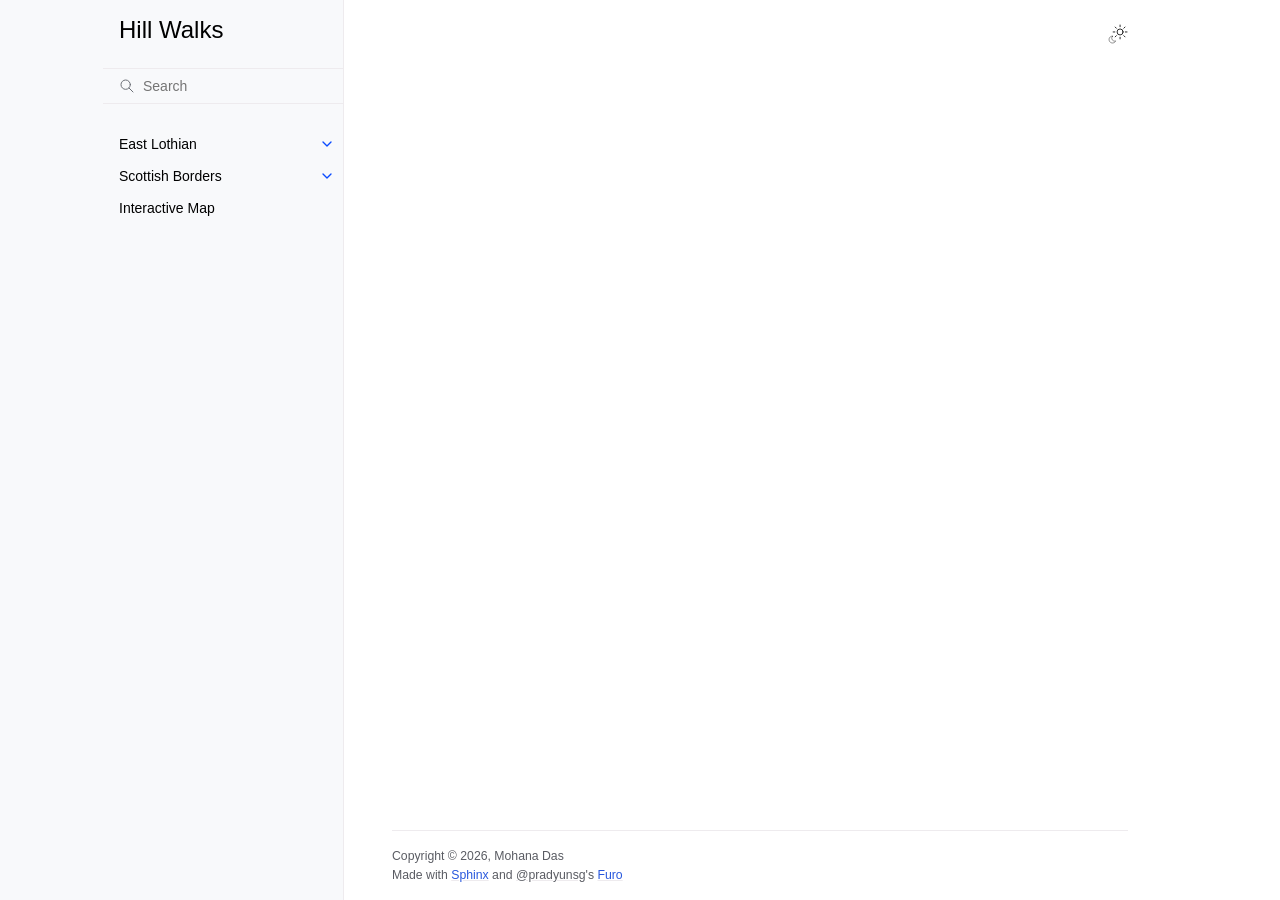
<file: search.html>
<!doctype html>
<html class="no-js" lang="en" data-content_root="./">
  <head>
<meta charset="utf-8">
    <meta name="viewport" content="width=device-width,initial-scale=1">
    <meta name="color-scheme" content="light dark"><link rel="index" title="Index" href="genindex.html"><link rel="search" title="Search" href="#">

    <!-- Generated with Sphinx 9.0.4 and Furo 2025.12.19 -->
<meta name="robots" content="noindex" />
<title>Search - Hill Walks</title><link rel="stylesheet" type="text/css" href="_static/pygments.css?v=d111a655" />
    <link rel="stylesheet" type="text/css" href="_static/styles/furo.css?v=7bdb33bb" />
    <link rel="stylesheet" type="text/css" href="_static/sphinx-design.min.css?v=95c83b7e" />
    <link rel="stylesheet" type="text/css" href="_static/styles/furo-extensions.css?v=8dab3a3b" />
    <link rel="stylesheet" type="text/css" href="_static/gallery.css?v=daf9d2c7" />
    
    


<style>
  body {
    --color-code-background: #f2f2f2;
  --color-code-foreground: #1e1e1e;
  
  }
  @media not print {
    body[data-theme="dark"] {
      --color-code-background: #202020;
  --color-code-foreground: #d0d0d0;
  
    }
    @media (prefers-color-scheme: dark) {
      body:not([data-theme="light"]) {
        --color-code-background: #202020;
  --color-code-foreground: #d0d0d0;
  
      }
    }
  }
</style></head>
  <body>
    
    <script>
      document.body.dataset.theme = localStorage.getItem("theme") || "auto";
    </script>
    

<svg xmlns="http://www.w3.org/2000/svg" style="display: none;">
  <symbol id="svg-toc" viewBox="0 0 24 24">
    <title>Contents</title>
    <svg stroke="currentColor" fill="currentColor" stroke-width="0" viewBox="0 0 1024 1024">
      <path d="M408 442h480c4.4 0 8-3.6 8-8v-56c0-4.4-3.6-8-8-8H408c-4.4 0-8 3.6-8 8v56c0 4.4 3.6 8 8 8zm-8 204c0 4.4 3.6 8 8 8h480c4.4 0 8-3.6 8-8v-56c0-4.4-3.6-8-8-8H408c-4.4 0-8 3.6-8 8v56zm504-486H120c-4.4 0-8 3.6-8 8v56c0 4.4 3.6 8 8 8h784c4.4 0 8-3.6 8-8v-56c0-4.4-3.6-8-8-8zm0 632H120c-4.4 0-8 3.6-8 8v56c0 4.4 3.6 8 8 8h784c4.4 0 8-3.6 8-8v-56c0-4.4-3.6-8-8-8zM115.4 518.9L271.7 642c5.8 4.6 14.4.5 14.4-6.9V388.9c0-7.4-8.5-11.5-14.4-6.9L115.4 505.1a8.74 8.74 0 0 0 0 13.8z"/>
    </svg>
  </symbol>
  <symbol id="svg-menu" viewBox="0 0 24 24">
    <title>Menu</title>
    <svg xmlns="http://www.w3.org/2000/svg" viewBox="0 0 24 24" fill="none" stroke="currentColor"
      stroke-width="2" stroke-linecap="round" stroke-linejoin="round" class="feather-menu">
      <line x1="3" y1="12" x2="21" y2="12"></line>
      <line x1="3" y1="6" x2="21" y2="6"></line>
      <line x1="3" y1="18" x2="21" y2="18"></line>
    </svg>
  </symbol>
  <symbol id="svg-arrow-right" viewBox="0 0 24 24">
    <title>Expand</title>
    <svg xmlns="http://www.w3.org/2000/svg" viewBox="0 0 24 24" fill="none" stroke="currentColor"
      stroke-width="2" stroke-linecap="round" stroke-linejoin="round" class="feather-chevron-right">
      <polyline points="9 18 15 12 9 6"></polyline>
    </svg>
  </symbol>
  <symbol id="svg-sun" viewBox="0 0 24 24">
    <title>Light mode</title>
    <svg xmlns="http://www.w3.org/2000/svg" viewBox="0 0 24 24" fill="none" stroke="currentColor"
      stroke-width="1" stroke-linecap="round" stroke-linejoin="round" class="feather-sun">
      <circle cx="12" cy="12" r="5"></circle>
      <line x1="12" y1="1" x2="12" y2="3"></line>
      <line x1="12" y1="21" x2="12" y2="23"></line>
      <line x1="4.22" y1="4.22" x2="5.64" y2="5.64"></line>
      <line x1="18.36" y1="18.36" x2="19.78" y2="19.78"></line>
      <line x1="1" y1="12" x2="3" y2="12"></line>
      <line x1="21" y1="12" x2="23" y2="12"></line>
      <line x1="4.22" y1="19.78" x2="5.64" y2="18.36"></line>
      <line x1="18.36" y1="5.64" x2="19.78" y2="4.22"></line>
    </svg>
  </symbol>
  <symbol id="svg-moon" viewBox="0 0 24 24">
    <title>Dark mode</title>
    <svg xmlns="http://www.w3.org/2000/svg" viewBox="0 0 24 24" fill="none" stroke="currentColor"
      stroke-width="1" stroke-linecap="round" stroke-linejoin="round" class="icon-tabler-moon">
      <path stroke="none" d="M0 0h24v24H0z" fill="none" />
      <path d="M12 3c.132 0 .263 0 .393 0a7.5 7.5 0 0 0 7.92 12.446a9 9 0 1 1 -8.313 -12.454z" />
    </svg>
  </symbol>
  <symbol id="svg-sun-with-moon" viewBox="0 0 24 24">
    <title>Auto light/dark, in light mode</title>
    <svg xmlns="http://www.w3.org/2000/svg" viewBox="0 0 24 24" fill="none" stroke="currentColor"
      stroke-width="1" stroke-linecap="round" stroke-linejoin="round"
      class="icon-custom-derived-from-feather-sun-and-tabler-moon">
      <path style="opacity: 50%" d="M 5.411 14.504 C 5.471 14.504 5.532 14.504 5.591 14.504 C 3.639 16.319 4.383 19.569 6.931 20.352 C 7.693 20.586 8.512 20.551 9.25 20.252 C 8.023 23.207 4.056 23.725 2.11 21.184 C 0.166 18.642 1.702 14.949 4.874 14.536 C 5.051 14.512 5.231 14.5 5.411 14.5 L 5.411 14.504 Z"/>
      <line x1="14.5" y1="3.25" x2="14.5" y2="1.25"/>
      <line x1="14.5" y1="15.85" x2="14.5" y2="17.85"/>
      <line x1="10.044" y1="5.094" x2="8.63" y2="3.68"/>
      <line x1="19" y1="14.05" x2="20.414" y2="15.464"/>
      <line x1="8.2" y1="9.55" x2="6.2" y2="9.55"/>
      <line x1="20.8" y1="9.55" x2="22.8" y2="9.55"/>
      <line x1="10.044" y1="14.006" x2="8.63" y2="15.42"/>
      <line x1="19" y1="5.05" x2="20.414" y2="3.636"/>
      <circle cx="14.5" cy="9.55" r="3.6"/>
    </svg>
  </symbol>
  <symbol id="svg-moon-with-sun" viewBox="0 0 24 24">
    <title>Auto light/dark, in dark mode</title>
    <svg xmlns="http://www.w3.org/2000/svg" viewBox="0 0 24 24" fill="none" stroke="currentColor"
      stroke-width="1" stroke-linecap="round" stroke-linejoin="round"
      class="icon-custom-derived-from-feather-sun-and-tabler-moon">
      <path d="M 8.282 7.007 C 8.385 7.007 8.494 7.007 8.595 7.007 C 5.18 10.184 6.481 15.869 10.942 17.24 C 12.275 17.648 13.706 17.589 15 17.066 C 12.851 22.236 5.91 23.143 2.505 18.696 C -0.897 14.249 1.791 7.786 7.342 7.063 C 7.652 7.021 7.965 7 8.282 7 L 8.282 7.007 Z"/>
      <line style="opacity: 50%" x1="18" y1="3.705" x2="18" y2="2.5"/>
      <line style="opacity: 50%" x1="18" y1="11.295" x2="18" y2="12.5"/>
      <line style="opacity: 50%" x1="15.316" y1="4.816" x2="14.464" y2="3.964"/>
      <line style="opacity: 50%" x1="20.711" y1="10.212" x2="21.563" y2="11.063"/>
      <line style="opacity: 50%" x1="14.205" y1="7.5" x2="13.001" y2="7.5"/>
      <line style="opacity: 50%" x1="21.795" y1="7.5" x2="23" y2="7.5"/>
      <line style="opacity: 50%" x1="15.316" y1="10.184" x2="14.464" y2="11.036"/>
      <line style="opacity: 50%" x1="20.711" y1="4.789" x2="21.563" y2="3.937"/>
      <circle style="opacity: 50%" cx="18" cy="7.5" r="2.169"/>
    </svg>
  </symbol>
  <symbol id="svg-pencil" viewBox="0 0 24 24">
    <svg xmlns="http://www.w3.org/2000/svg" viewBox="0 0 24 24" fill="none" stroke="currentColor"
      stroke-width="1" stroke-linecap="round" stroke-linejoin="round" class="icon-tabler-pencil-code">
      <path d="M4 20h4l10.5 -10.5a2.828 2.828 0 1 0 -4 -4l-10.5 10.5v4" />
      <path d="M13.5 6.5l4 4" />
      <path d="M20 21l2 -2l-2 -2" />
      <path d="M17 17l-2 2l2 2" />
    </svg>
  </symbol>
  <symbol id="svg-eye" viewBox="0 0 24 24">
    <svg xmlns="http://www.w3.org/2000/svg" viewBox="0 0 24 24" fill="none" stroke="currentColor"
      stroke-width="1" stroke-linecap="round" stroke-linejoin="round" class="icon-tabler-eye-code">
      <path stroke="none" d="M0 0h24v24H0z" fill="none" />
      <path d="M10 12a2 2 0 1 0 4 0a2 2 0 0 0 -4 0" />
      <path
        d="M11.11 17.958c-3.209 -.307 -5.91 -2.293 -8.11 -5.958c2.4 -4 5.4 -6 9 -6c3.6 0 6.6 2 9 6c-.21 .352 -.427 .688 -.647 1.008" />
      <path d="M20 21l2 -2l-2 -2" />
      <path d="M17 17l-2 2l2 2" />
    </svg>
  </symbol>
</svg>

<input type="checkbox" class="sidebar-toggle" name="__navigation" id="__navigation" aria-label="Toggle site navigation sidebar">
<input type="checkbox" class="sidebar-toggle" name="__toc" id="__toc" aria-label="Toggle table of contents sidebar">
<label class="overlay sidebar-overlay" for="__navigation"></label>
<label class="overlay toc-overlay" for="__toc"></label>

<a class="skip-to-content muted-link" href="#furo-main-content">Skip to content</a>



<div class="page">
  <header class="mobile-header">
    <div class="header-left">
      <label class="nav-overlay-icon" for="__navigation">
        <span class="icon"><svg><use href="#svg-menu"></use></svg></span>
      </label>
    </div>
    <div class="header-center">
      <a href="index.html"><div class="brand">Hill Walks</div></a>
    </div>
    <div class="header-right">
      <div class="theme-toggle-container theme-toggle-header">
        <button class="theme-toggle" aria-label="Toggle Light / Dark / Auto color theme">
          <svg class="theme-icon-when-auto-light"><use href="#svg-sun-with-moon"></use></svg>
          <svg class="theme-icon-when-auto-dark"><use href="#svg-moon-with-sun"></use></svg>
          <svg class="theme-icon-when-dark"><use href="#svg-moon"></use></svg>
          <svg class="theme-icon-when-light"><use href="#svg-sun"></use></svg>
        </button>
      </div>
      <label class="toc-overlay-icon toc-header-icon no-toc" for="__toc">
        <span class="icon"><svg><use href="#svg-toc"></use></svg></span>
      </label>
    </div>
  </header>
  <aside class="sidebar-drawer">
    <div class="sidebar-container">
      
      <div class="sidebar-sticky"><a class="sidebar-brand" href="index.html">
  
  <span class="sidebar-brand-text">Hill Walks</span>
  
</a><form class="sidebar-search-container" method="get" action="#" role="search">
  <input class="sidebar-search" placeholder="Search" name="q" aria-label="Search">
  <input type="hidden" name="check_keywords" value="yes">
  <input type="hidden" name="area" value="default">
</form>
<div id="searchbox"></div><div class="sidebar-scroll"><div class="sidebar-tree">
  <ul>
<li class="toctree-l1 has-children"><a class="reference internal" href="east-lothian/index.html">East Lothian</a><input aria-label="Toggle navigation of East Lothian" class="toctree-checkbox" id="toctree-checkbox-1" name="toctree-checkbox-1" role="switch" type="checkbox"/><label for="toctree-checkbox-1"><span class="icon"><svg><use href="#svg-arrow-right"></use></svg></span></label><ul>
<li class="toctree-l2"><a class="reference internal" href="east-lothian/north-berwick-law.html">North Berwick Law</a></li>
</ul>
</li>
<li class="toctree-l1 has-children"><a class="reference internal" href="scottish-borders/index.html">Scottish Borders</a><input aria-label="Toggle navigation of Scottish Borders" class="toctree-checkbox" id="toctree-checkbox-2" name="toctree-checkbox-2" role="switch" type="checkbox"/><label for="toctree-checkbox-2"><span class="icon"><svg><use href="#svg-arrow-right"></use></svg></span></label><ul>
<li class="toctree-l2"><a class="reference internal" href="scottish-borders/eildon-mid-hill.html">Eildon Mid Hill</a></li>
<li class="toctree-l2"><a class="reference internal" href="scottish-borders/example.html">Example Hill</a></li>
</ul>
</li>
<li class="toctree-l1"><a class="reference internal" href="map.html">Interactive Map</a></li>
</ul>

</div>
</div>

      </div>
      
    </div>
  </aside>
  <div class="main">
    <div class="content">
      <div class="article-container">
        <a href="#" class="back-to-top muted-link">
          <svg xmlns="http://www.w3.org/2000/svg" viewBox="0 0 24 24">
            <path d="M13 20h-2V8l-5.5 5.5-1.42-1.42L12 4.16l7.92 7.92-1.42 1.42L13 8v12z"></path>
          </svg>
          <span>Back to top</span>
        </a>
        <div class="content-icon-container">
          <div class="theme-toggle-container theme-toggle-content">
            <button class="theme-toggle" aria-label="Toggle Light / Dark / Auto color theme">
              <svg class="theme-icon-when-auto-light"><use href="#svg-sun-with-moon"></use></svg>
              <svg class="theme-icon-when-auto-dark"><use href="#svg-moon-with-sun"></use></svg>
              <svg class="theme-icon-when-dark"><use href="#svg-moon"></use></svg>
              <svg class="theme-icon-when-light"><use href="#svg-sun"></use></svg>
            </button>
          </div>
          <label class="toc-overlay-icon toc-content-icon no-toc" for="__toc">
            <span class="icon"><svg><use href="#svg-toc"></use></svg></span>
          </label>
        </div>
        <article role="main" id="furo-main-content">
          
<noscript>
<div class="admonition error">
  <p class="admonition-title">Error</p>
  <p>
    Please activate JavaScript to enable the search functionality.
  </p>
</div>
</noscript>

<div id="search-results"></div>

        </article>
      </div>
      <footer>
        
        <div class="related-pages">
          
          
        </div>
        <div class="bottom-of-page">
          <div class="left-details">
            <div class="copyright">
                Copyright &#169; 2026, Mohana Das
            </div>
            Made with <a href="https://www.sphinx-doc.org/">Sphinx</a> and <a class="muted-link" href="https://pradyunsg.me">@pradyunsg</a>'s
            
            <a href="https://github.com/pradyunsg/furo">Furo</a>
            
          </div>
          <div class="right-details">
            
          </div>
        </div>
        
      </footer>
    </div>
    <aside class="toc-drawer no-toc">
      
      
      
    </aside>
  </div>
</div><script src="_static/documentation_options.js?v=5929fcd5"></script>
    <script src="_static/doctools.js?v=fd6eb6e6"></script>
    <script src="_static/sphinx_highlight.js?v=6ffebe34"></script>
    <script src="_static/scripts/furo.js?v=46bd48cc"></script>
    <script src="_static/design-tabs.js?v=f930bc37"></script>
    
<script src="_static/searchtools.js"></script>
<script src="_static/language_data.js"></script>
<script src="searchindex.js"></script></body>
</html>
</file>
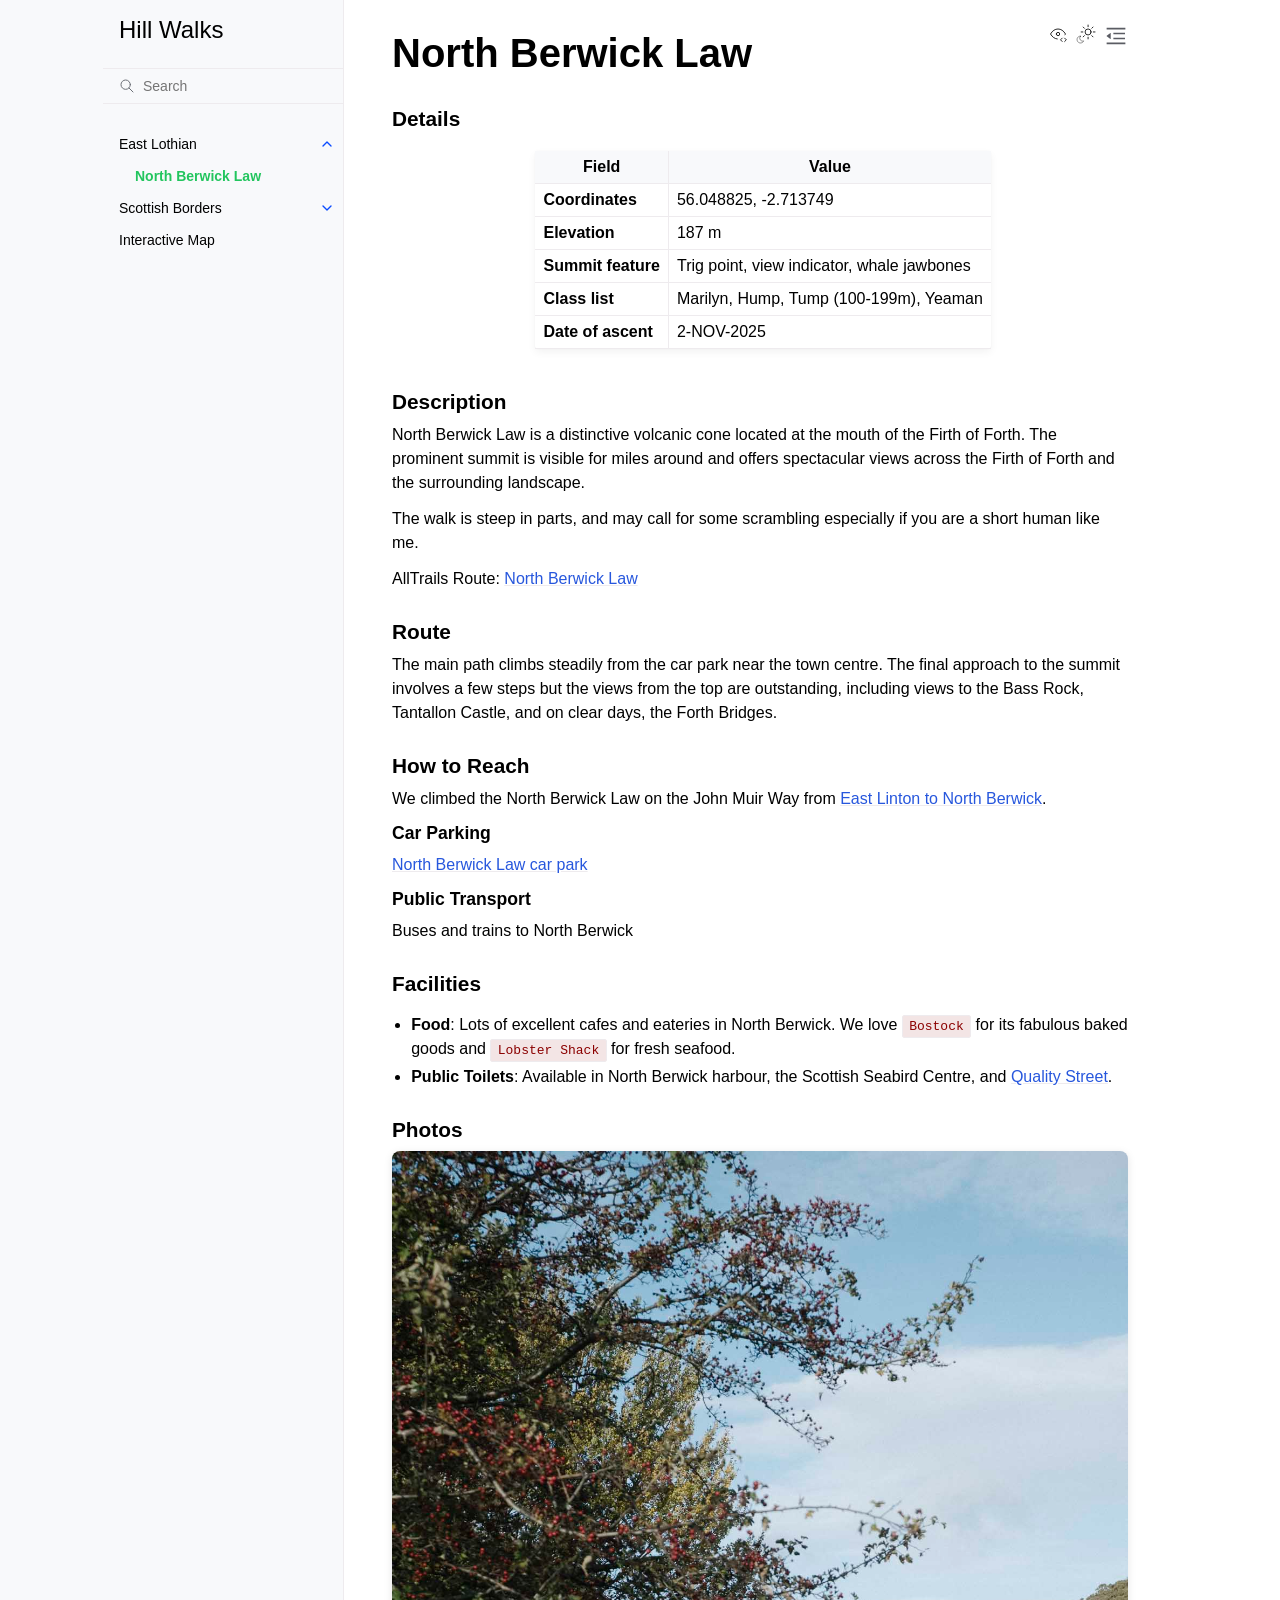
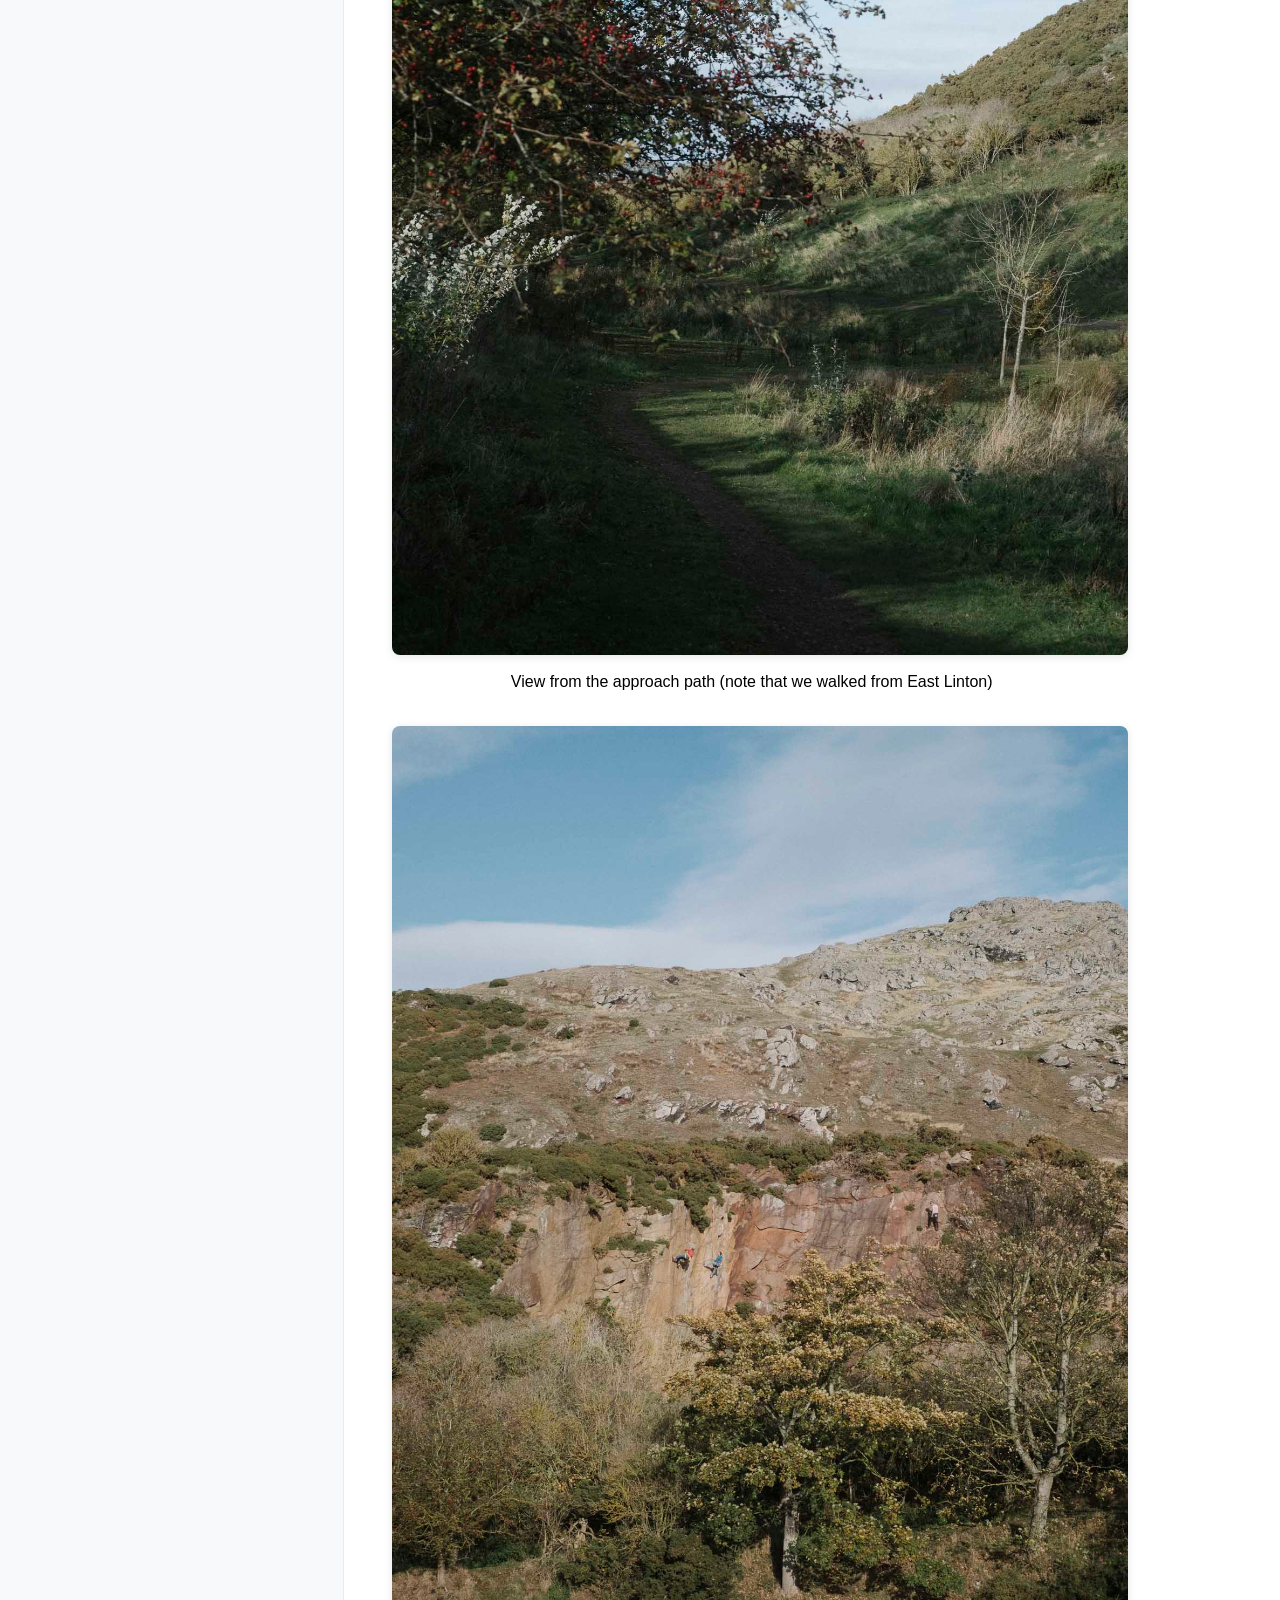
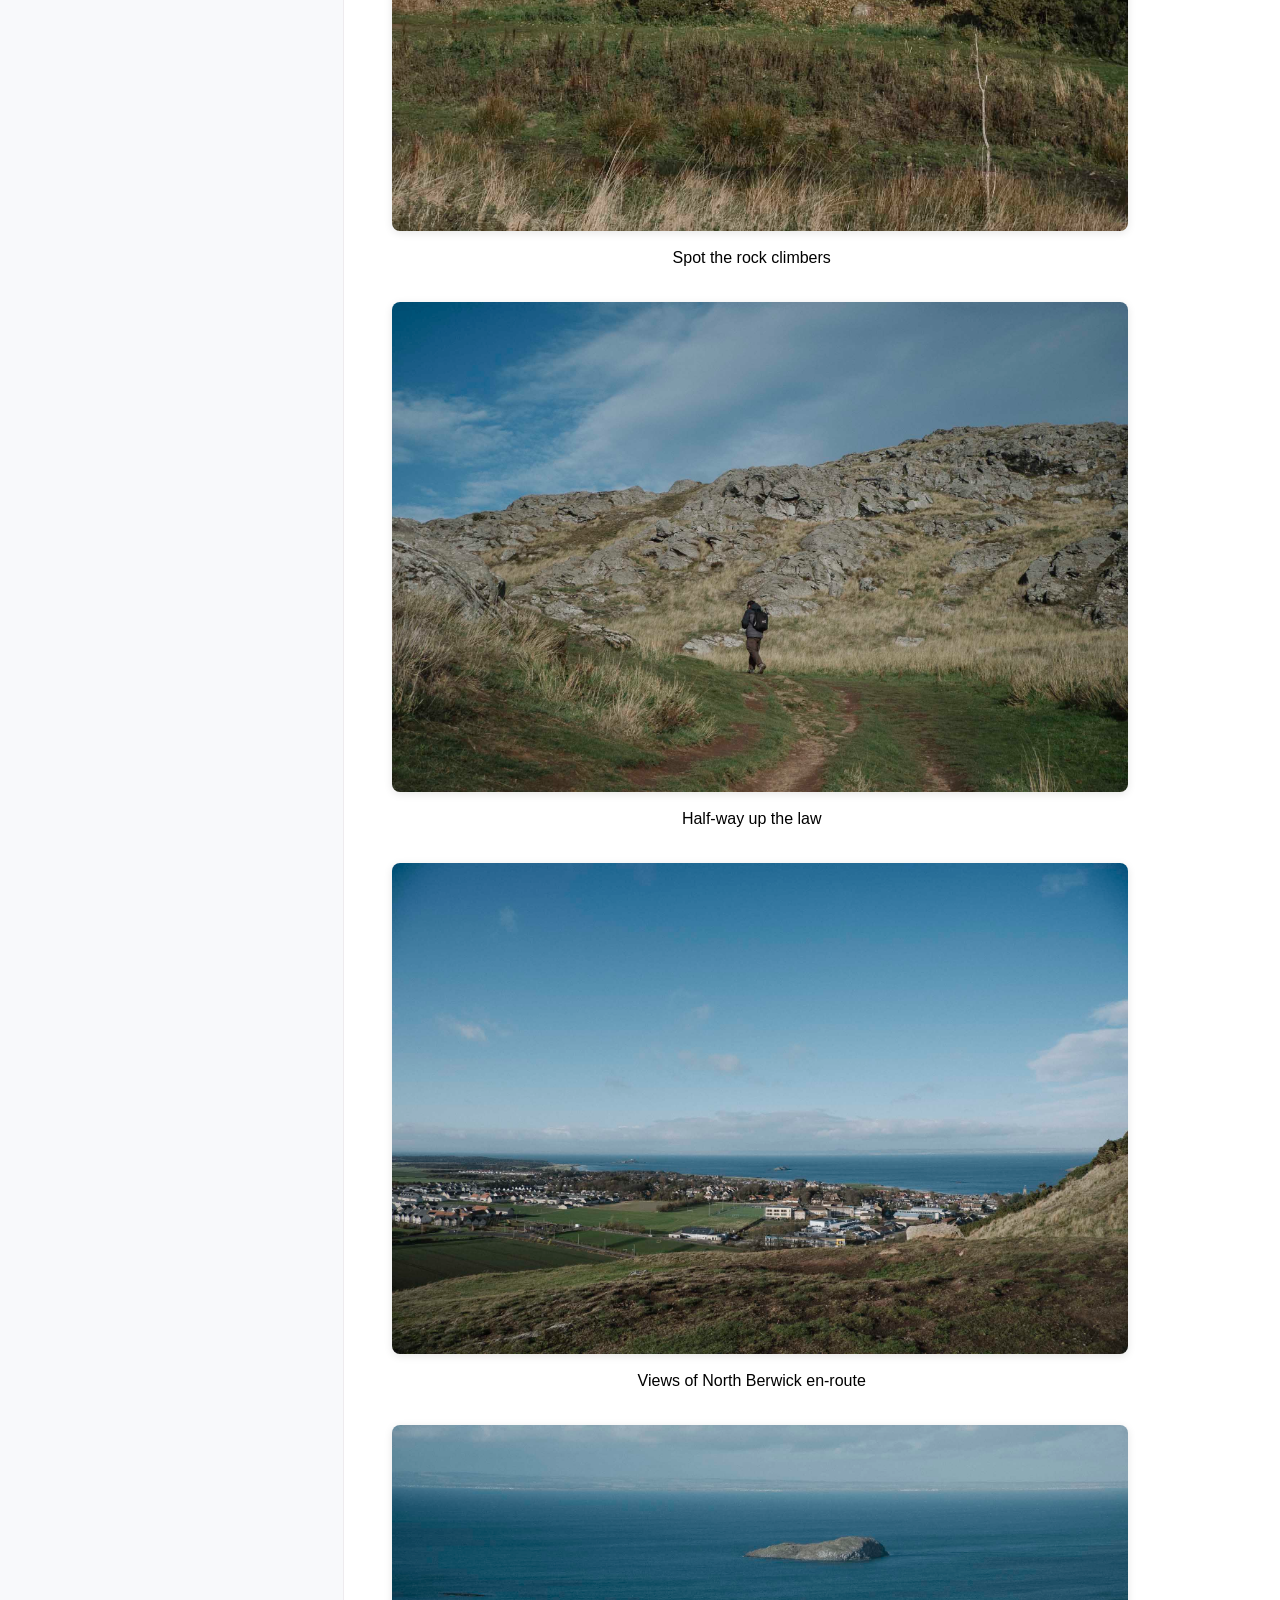
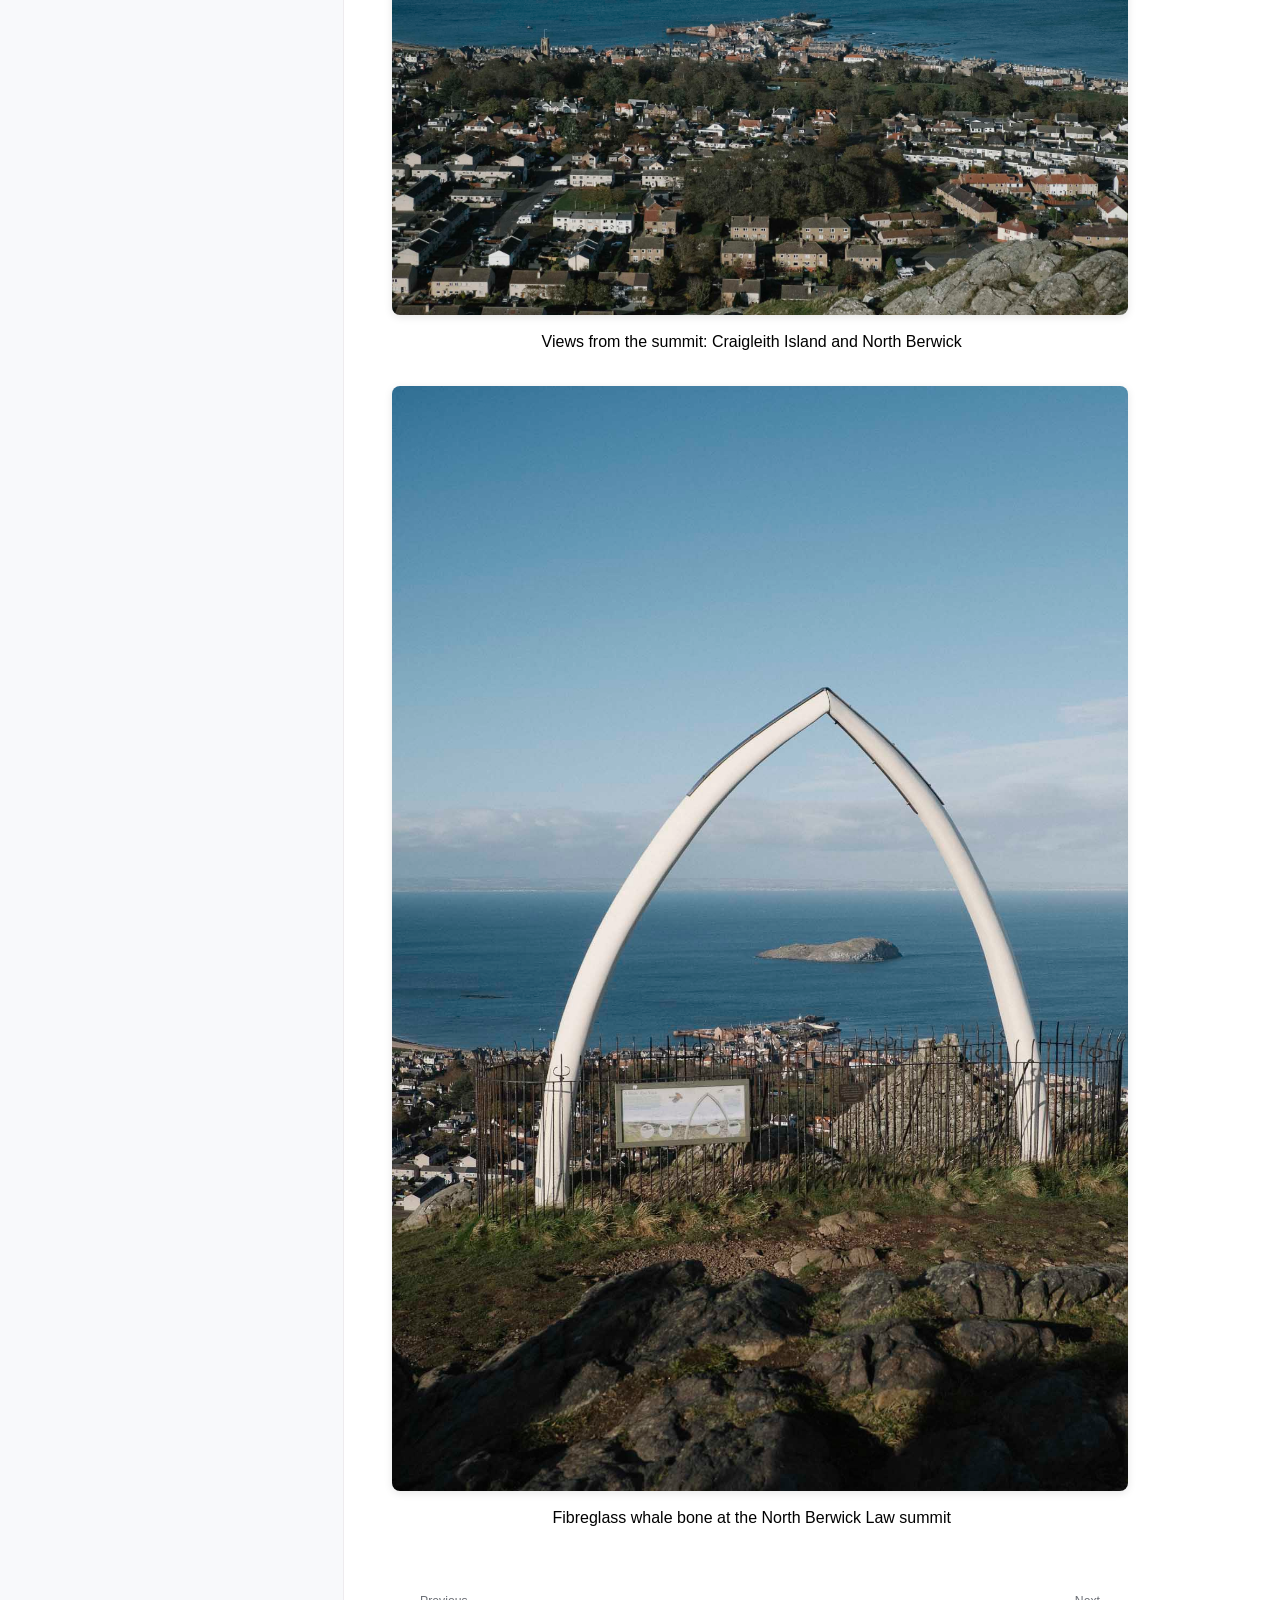
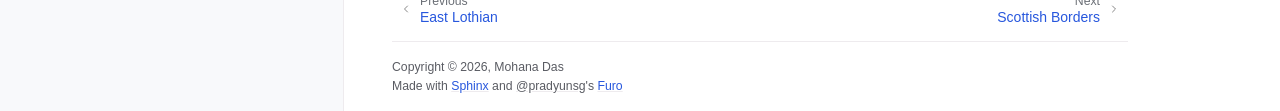
<file: east-lothian/north-berwick-law.html>
<!doctype html>
<html class="no-js" lang="en" data-content_root="../">
  <head><meta charset="utf-8">
    <meta name="viewport" content="width=device-width,initial-scale=1">
    <meta name="color-scheme" content="light dark"><meta name="viewport" content="width=device-width, initial-scale=1" />
<link rel="index" title="Index" href="../genindex.html"><link rel="search" title="Search" href="../search.html"><link rel="next" title="Scottish Borders" href="../scottish-borders/index.html"><link rel="prev" title="East Lothian" href="index.html">

    <!-- Generated with Sphinx 9.0.4 and Furo 2025.12.19 -->
        <title>North Berwick Law - Hill Walks</title>
      <link rel="stylesheet" type="text/css" href="../_static/pygments.css?v=d111a655" />
    <link rel="stylesheet" type="text/css" href="../_static/styles/furo.css?v=7bdb33bb" />
    <link rel="stylesheet" type="text/css" href="../_static/sphinx-design.min.css?v=95c83b7e" />
    <link rel="stylesheet" type="text/css" href="../_static/styles/furo-extensions.css?v=8dab3a3b" />
    <link rel="stylesheet" type="text/css" href="../_static/gallery.css?v=daf9d2c7" />
    
    


<style>
  body {
    --color-code-background: #f2f2f2;
  --color-code-foreground: #1e1e1e;
  
  }
  @media not print {
    body[data-theme="dark"] {
      --color-code-background: #202020;
  --color-code-foreground: #d0d0d0;
  
    }
    @media (prefers-color-scheme: dark) {
      body:not([data-theme="light"]) {
        --color-code-background: #202020;
  --color-code-foreground: #d0d0d0;
  
      }
    }
  }
</style></head>
  <body>
    
    <script>
      document.body.dataset.theme = localStorage.getItem("theme") || "auto";
    </script>
    

<svg xmlns="http://www.w3.org/2000/svg" style="display: none;">
  <symbol id="svg-toc" viewBox="0 0 24 24">
    <title>Contents</title>
    <svg stroke="currentColor" fill="currentColor" stroke-width="0" viewBox="0 0 1024 1024">
      <path d="M408 442h480c4.4 0 8-3.6 8-8v-56c0-4.4-3.6-8-8-8H408c-4.4 0-8 3.6-8 8v56c0 4.4 3.6 8 8 8zm-8 204c0 4.4 3.6 8 8 8h480c4.4 0 8-3.6 8-8v-56c0-4.4-3.6-8-8-8H408c-4.4 0-8 3.6-8 8v56zm504-486H120c-4.4 0-8 3.6-8 8v56c0 4.4 3.6 8 8 8h784c4.4 0 8-3.6 8-8v-56c0-4.4-3.6-8-8-8zm0 632H120c-4.4 0-8 3.6-8 8v56c0 4.4 3.6 8 8 8h784c4.4 0 8-3.6 8-8v-56c0-4.4-3.6-8-8-8zM115.4 518.9L271.7 642c5.8 4.6 14.4.5 14.4-6.9V388.9c0-7.4-8.5-11.5-14.4-6.9L115.4 505.1a8.74 8.74 0 0 0 0 13.8z"/>
    </svg>
  </symbol>
  <symbol id="svg-menu" viewBox="0 0 24 24">
    <title>Menu</title>
    <svg xmlns="http://www.w3.org/2000/svg" viewBox="0 0 24 24" fill="none" stroke="currentColor"
      stroke-width="2" stroke-linecap="round" stroke-linejoin="round" class="feather-menu">
      <line x1="3" y1="12" x2="21" y2="12"></line>
      <line x1="3" y1="6" x2="21" y2="6"></line>
      <line x1="3" y1="18" x2="21" y2="18"></line>
    </svg>
  </symbol>
  <symbol id="svg-arrow-right" viewBox="0 0 24 24">
    <title>Expand</title>
    <svg xmlns="http://www.w3.org/2000/svg" viewBox="0 0 24 24" fill="none" stroke="currentColor"
      stroke-width="2" stroke-linecap="round" stroke-linejoin="round" class="feather-chevron-right">
      <polyline points="9 18 15 12 9 6"></polyline>
    </svg>
  </symbol>
  <symbol id="svg-sun" viewBox="0 0 24 24">
    <title>Light mode</title>
    <svg xmlns="http://www.w3.org/2000/svg" viewBox="0 0 24 24" fill="none" stroke="currentColor"
      stroke-width="1" stroke-linecap="round" stroke-linejoin="round" class="feather-sun">
      <circle cx="12" cy="12" r="5"></circle>
      <line x1="12" y1="1" x2="12" y2="3"></line>
      <line x1="12" y1="21" x2="12" y2="23"></line>
      <line x1="4.22" y1="4.22" x2="5.64" y2="5.64"></line>
      <line x1="18.36" y1="18.36" x2="19.78" y2="19.78"></line>
      <line x1="1" y1="12" x2="3" y2="12"></line>
      <line x1="21" y1="12" x2="23" y2="12"></line>
      <line x1="4.22" y1="19.78" x2="5.64" y2="18.36"></line>
      <line x1="18.36" y1="5.64" x2="19.78" y2="4.22"></line>
    </svg>
  </symbol>
  <symbol id="svg-moon" viewBox="0 0 24 24">
    <title>Dark mode</title>
    <svg xmlns="http://www.w3.org/2000/svg" viewBox="0 0 24 24" fill="none" stroke="currentColor"
      stroke-width="1" stroke-linecap="round" stroke-linejoin="round" class="icon-tabler-moon">
      <path stroke="none" d="M0 0h24v24H0z" fill="none" />
      <path d="M12 3c.132 0 .263 0 .393 0a7.5 7.5 0 0 0 7.92 12.446a9 9 0 1 1 -8.313 -12.454z" />
    </svg>
  </symbol>
  <symbol id="svg-sun-with-moon" viewBox="0 0 24 24">
    <title>Auto light/dark, in light mode</title>
    <svg xmlns="http://www.w3.org/2000/svg" viewBox="0 0 24 24" fill="none" stroke="currentColor"
      stroke-width="1" stroke-linecap="round" stroke-linejoin="round"
      class="icon-custom-derived-from-feather-sun-and-tabler-moon">
      <path style="opacity: 50%" d="M 5.411 14.504 C 5.471 14.504 5.532 14.504 5.591 14.504 C 3.639 16.319 4.383 19.569 6.931 20.352 C 7.693 20.586 8.512 20.551 9.25 20.252 C 8.023 23.207 4.056 23.725 2.11 21.184 C 0.166 18.642 1.702 14.949 4.874 14.536 C 5.051 14.512 5.231 14.5 5.411 14.5 L 5.411 14.504 Z"/>
      <line x1="14.5" y1="3.25" x2="14.5" y2="1.25"/>
      <line x1="14.5" y1="15.85" x2="14.5" y2="17.85"/>
      <line x1="10.044" y1="5.094" x2="8.63" y2="3.68"/>
      <line x1="19" y1="14.05" x2="20.414" y2="15.464"/>
      <line x1="8.2" y1="9.55" x2="6.2" y2="9.55"/>
      <line x1="20.8" y1="9.55" x2="22.8" y2="9.55"/>
      <line x1="10.044" y1="14.006" x2="8.63" y2="15.42"/>
      <line x1="19" y1="5.05" x2="20.414" y2="3.636"/>
      <circle cx="14.5" cy="9.55" r="3.6"/>
    </svg>
  </symbol>
  <symbol id="svg-moon-with-sun" viewBox="0 0 24 24">
    <title>Auto light/dark, in dark mode</title>
    <svg xmlns="http://www.w3.org/2000/svg" viewBox="0 0 24 24" fill="none" stroke="currentColor"
      stroke-width="1" stroke-linecap="round" stroke-linejoin="round"
      class="icon-custom-derived-from-feather-sun-and-tabler-moon">
      <path d="M 8.282 7.007 C 8.385 7.007 8.494 7.007 8.595 7.007 C 5.18 10.184 6.481 15.869 10.942 17.24 C 12.275 17.648 13.706 17.589 15 17.066 C 12.851 22.236 5.91 23.143 2.505 18.696 C -0.897 14.249 1.791 7.786 7.342 7.063 C 7.652 7.021 7.965 7 8.282 7 L 8.282 7.007 Z"/>
      <line style="opacity: 50%" x1="18" y1="3.705" x2="18" y2="2.5"/>
      <line style="opacity: 50%" x1="18" y1="11.295" x2="18" y2="12.5"/>
      <line style="opacity: 50%" x1="15.316" y1="4.816" x2="14.464" y2="3.964"/>
      <line style="opacity: 50%" x1="20.711" y1="10.212" x2="21.563" y2="11.063"/>
      <line style="opacity: 50%" x1="14.205" y1="7.5" x2="13.001" y2="7.5"/>
      <line style="opacity: 50%" x1="21.795" y1="7.5" x2="23" y2="7.5"/>
      <line style="opacity: 50%" x1="15.316" y1="10.184" x2="14.464" y2="11.036"/>
      <line style="opacity: 50%" x1="20.711" y1="4.789" x2="21.563" y2="3.937"/>
      <circle style="opacity: 50%" cx="18" cy="7.5" r="2.169"/>
    </svg>
  </symbol>
  <symbol id="svg-pencil" viewBox="0 0 24 24">
    <svg xmlns="http://www.w3.org/2000/svg" viewBox="0 0 24 24" fill="none" stroke="currentColor"
      stroke-width="1" stroke-linecap="round" stroke-linejoin="round" class="icon-tabler-pencil-code">
      <path d="M4 20h4l10.5 -10.5a2.828 2.828 0 1 0 -4 -4l-10.5 10.5v4" />
      <path d="M13.5 6.5l4 4" />
      <path d="M20 21l2 -2l-2 -2" />
      <path d="M17 17l-2 2l2 2" />
    </svg>
  </symbol>
  <symbol id="svg-eye" viewBox="0 0 24 24">
    <svg xmlns="http://www.w3.org/2000/svg" viewBox="0 0 24 24" fill="none" stroke="currentColor"
      stroke-width="1" stroke-linecap="round" stroke-linejoin="round" class="icon-tabler-eye-code">
      <path stroke="none" d="M0 0h24v24H0z" fill="none" />
      <path d="M10 12a2 2 0 1 0 4 0a2 2 0 0 0 -4 0" />
      <path
        d="M11.11 17.958c-3.209 -.307 -5.91 -2.293 -8.11 -5.958c2.4 -4 5.4 -6 9 -6c3.6 0 6.6 2 9 6c-.21 .352 -.427 .688 -.647 1.008" />
      <path d="M20 21l2 -2l-2 -2" />
      <path d="M17 17l-2 2l2 2" />
    </svg>
  </symbol>
</svg>

<input type="checkbox" class="sidebar-toggle" name="__navigation" id="__navigation" aria-label="Toggle site navigation sidebar">
<input type="checkbox" class="sidebar-toggle" name="__toc" id="__toc" aria-label="Toggle table of contents sidebar">
<label class="overlay sidebar-overlay" for="__navigation"></label>
<label class="overlay toc-overlay" for="__toc"></label>

<a class="skip-to-content muted-link" href="#furo-main-content">Skip to content</a>



<div class="page">
  <header class="mobile-header">
    <div class="header-left">
      <label class="nav-overlay-icon" for="__navigation">
        <span class="icon"><svg><use href="#svg-menu"></use></svg></span>
      </label>
    </div>
    <div class="header-center">
      <a href="../index.html"><div class="brand">Hill Walks</div></a>
    </div>
    <div class="header-right">
      <div class="theme-toggle-container theme-toggle-header">
        <button class="theme-toggle" aria-label="Toggle Light / Dark / Auto color theme">
          <svg class="theme-icon-when-auto-light"><use href="#svg-sun-with-moon"></use></svg>
          <svg class="theme-icon-when-auto-dark"><use href="#svg-moon-with-sun"></use></svg>
          <svg class="theme-icon-when-dark"><use href="#svg-moon"></use></svg>
          <svg class="theme-icon-when-light"><use href="#svg-sun"></use></svg>
        </button>
      </div>
      <label class="toc-overlay-icon toc-header-icon" for="__toc">
        <span class="icon"><svg><use href="#svg-toc"></use></svg></span>
      </label>
    </div>
  </header>
  <aside class="sidebar-drawer">
    <div class="sidebar-container">
      
      <div class="sidebar-sticky"><a class="sidebar-brand" href="../index.html">
  
  <span class="sidebar-brand-text">Hill Walks</span>
  
</a><form class="sidebar-search-container" method="get" action="../search.html" role="search">
  <input class="sidebar-search" placeholder="Search" name="q" aria-label="Search">
  <input type="hidden" name="check_keywords" value="yes">
  <input type="hidden" name="area" value="default">
</form>
<div id="searchbox"></div><div class="sidebar-scroll"><div class="sidebar-tree">
  <ul class="current">
<li class="toctree-l1 current has-children"><a class="reference internal" href="index.html">East Lothian</a><input aria-label="Toggle navigation of East Lothian" checked="" class="toctree-checkbox" id="toctree-checkbox-1" name="toctree-checkbox-1" role="switch" type="checkbox"/><label for="toctree-checkbox-1"><span class="icon"><svg><use href="#svg-arrow-right"></use></svg></span></label><ul class="current">
<li class="toctree-l2 current current-page"><a class="current reference internal" href="#">North Berwick Law</a></li>
</ul>
</li>
<li class="toctree-l1 has-children"><a class="reference internal" href="../scottish-borders/index.html">Scottish Borders</a><input aria-label="Toggle navigation of Scottish Borders" class="toctree-checkbox" id="toctree-checkbox-2" name="toctree-checkbox-2" role="switch" type="checkbox"/><label for="toctree-checkbox-2"><span class="icon"><svg><use href="#svg-arrow-right"></use></svg></span></label><ul>
<li class="toctree-l2"><a class="reference internal" href="../scottish-borders/eildon-mid-hill.html">Eildon Mid Hill</a></li>
<li class="toctree-l2"><a class="reference internal" href="../scottish-borders/example.html">Example Hill</a></li>
</ul>
</li>
<li class="toctree-l1"><a class="reference internal" href="../map.html">Interactive Map</a></li>
</ul>

</div>
</div>

      </div>
      
    </div>
  </aside>
  <div class="main">
    <div class="content">
      <div class="article-container">
        <a href="#" class="back-to-top muted-link">
          <svg xmlns="http://www.w3.org/2000/svg" viewBox="0 0 24 24">
            <path d="M13 20h-2V8l-5.5 5.5-1.42-1.42L12 4.16l7.92 7.92-1.42 1.42L13 8v12z"></path>
          </svg>
          <span>Back to top</span>
        </a>
        <div class="content-icon-container">
          <div class="view-this-page">
  <a class="muted-link" href="../_sources/east-lothian/north-berwick-law.md.txt" title="View this page">
    <svg><use href="#svg-eye"></use></svg>
    <span class="visually-hidden">View this page</span>
  </a>
</div>
<div class="theme-toggle-container theme-toggle-content">
            <button class="theme-toggle" aria-label="Toggle Light / Dark / Auto color theme">
              <svg class="theme-icon-when-auto-light"><use href="#svg-sun-with-moon"></use></svg>
              <svg class="theme-icon-when-auto-dark"><use href="#svg-moon-with-sun"></use></svg>
              <svg class="theme-icon-when-dark"><use href="#svg-moon"></use></svg>
              <svg class="theme-icon-when-light"><use href="#svg-sun"></use></svg>
            </button>
          </div>
          <label class="toc-overlay-icon toc-content-icon" for="__toc">
            <span class="icon"><svg><use href="#svg-toc"></use></svg></span>
          </label>
        </div>
        <article role="main" id="furo-main-content">
          <section id="north-berwick-law">
<h1>North Berwick Law<a class="headerlink" href="#north-berwick-law" title="Link to this heading">¶</a></h1>
<section id="details">
<h2>Details<a class="headerlink" href="#details" title="Link to this heading">¶</a></h2>
<div class="table-wrapper colwidths-auto docutils container">
<table class="docutils align-default">
<thead>
<tr class="row-odd"><th class="head"><p>Field</p></th>
<th class="head"><p>Value</p></th>
</tr>
</thead>
<tbody>
<tr class="row-even"><td><p><strong>Coordinates</strong></p></td>
<td><p>56.048825, -2.713749</p></td>
</tr>
<tr class="row-odd"><td><p><strong>Elevation</strong></p></td>
<td><p>187 m</p></td>
</tr>
<tr class="row-even"><td><p><strong>Summit feature</strong></p></td>
<td><p>Trig point, view indicator, whale jawbones</p></td>
</tr>
<tr class="row-odd"><td><p><strong>Class list</strong></p></td>
<td><p>Marilyn, Hump, Tump (100-199m), Yeaman</p></td>
</tr>
<tr class="row-even"><td><p><strong>Date of ascent</strong></p></td>
<td><p>2-NOV-2025</p></td>
</tr>
</tbody>
</table>
</div>
</section>
<section id="description">
<h2>Description<a class="headerlink" href="#description" title="Link to this heading">¶</a></h2>
<p>North Berwick Law is a distinctive volcanic cone located at the mouth of the Firth of Forth. The prominent summit is visible for miles around and offers spectacular views across the Firth of Forth and the surrounding landscape.</p>
<p>The walk is steep in parts, and may call for some scrambling especially if you are a short human like me.</p>
<p>AllTrails Route: <a class="reference external" href="https://www.alltrails.com/explore/custom-routes/north-berwick-law-2df3078">North Berwick Law</a></p>
</section>
<section id="route">
<h2>Route<a class="headerlink" href="#route" title="Link to this heading">¶</a></h2>
<p>The main path climbs steadily from the car park near the town centre. The final approach to the summit involves a few steps but the views from the top are outstanding, including views to the Bass Rock, Tantallon Castle, and on clear days, the Forth Bridges.</p>
</section>
<section id="how-to-reach">
<h2>How to Reach<a class="headerlink" href="#how-to-reach" title="Link to this heading">¶</a></h2>
<p>We climbed the North Berwick Law on the John Muir Way from <a class="reference external" href="https://twotogether.github.io/uk-walks-tracker/journals/john-muir-way/north-berwick-to-east-linton.html">East Linton to North Berwick</a>.</p>
<section id="car-parking">
<h3>Car Parking<a class="headerlink" href="#car-parking" title="Link to this heading">¶</a></h3>
<p><a class="reference external" href="https://maps.app.goo.gl/65doBqmz5VsTZChS6">North Berwick Law car park</a></p>
</section>
<section id="public-transport">
<h3>Public Transport<a class="headerlink" href="#public-transport" title="Link to this heading">¶</a></h3>
<p>Buses and trains to North Berwick</p>
</section>
</section>
<section id="facilities">
<h2>Facilities<a class="headerlink" href="#facilities" title="Link to this heading">¶</a></h2>
<ul class="simple">
<li><p><strong>Food</strong>: Lots of excellent cafes and eateries in North Berwick. We love <code class="docutils literal notranslate"><span class="pre">Bostock</span></code> for its fabulous baked goods and <code class="docutils literal notranslate"><span class="pre">Lobster</span> <span class="pre">Shack</span></code> for fresh seafood.</p></li>
<li><p><strong>Public Toilets</strong>: Available in North Berwick harbour, the Scottish Seabird Centre, and <a class="reference external" href="https://maps.app.goo.gl/Biz4Zu7qhrr3AQTu6">Quality Street</a>.</p></li>
</ul>
</section>
<section id="photos">
<h2>Photos<a class="headerlink" href="#photos" title="Link to this heading">¶</a></h2>
<figure class="align-default" id="id1">
<img alt="../_images/_DSF2889.jpg" src="../_images/_DSF2889.jpg" />
<figcaption>
<p><span class="caption-text">View from the approach path (note that we walked from East Linton)</span><a class="headerlink" href="#id1" title="Link to this image">¶</a></p>
</figcaption>
</figure>
<figure class="align-default" id="id2">
<img alt="../_images/_DSF2890.jpg" src="../_images/_DSF2890.jpg" />
<figcaption>
<p><span class="caption-text">Spot the rock climbers</span><a class="headerlink" href="#id2" title="Link to this image">¶</a></p>
</figcaption>
</figure>
<figure class="align-default" id="id3">
<img alt="../_images/_DSF2892.jpg" src="../_images/_DSF2892.jpg" />
<figcaption>
<p><span class="caption-text">Half-way up the law</span><a class="headerlink" href="#id3" title="Link to this image">¶</a></p>
</figcaption>
</figure>
<figure class="align-default" id="id4">
<img alt="../_images/_DSF2893.jpg" src="../_images/_DSF2893.jpg" />
<figcaption>
<p><span class="caption-text">Views of North Berwick en-route</span><a class="headerlink" href="#id4" title="Link to this image">¶</a></p>
</figcaption>
</figure>
<figure class="align-default" id="id5">
<img alt="../_images/_DSF2895.jpg" src="../_images/_DSF2895.jpg" />
<figcaption>
<p><span class="caption-text">Views from the summit: Craigleith Island and North Berwick</span><a class="headerlink" href="#id5" title="Link to this image">¶</a></p>
</figcaption>
</figure>
<figure class="align-default" id="id6">
<img alt="../_images/_DSF2897.jpg" src="../_images/_DSF2897.jpg" />
<figcaption>
<p><span class="caption-text">Fibreglass whale bone at the North Berwick Law summit</span><a class="headerlink" href="#id6" title="Link to this image">¶</a></p>
</figcaption>
</figure>
</section>
</section>

        </article>
      </div>
      <footer>
        
        <div class="related-pages">
          <a class="next-page" href="../scottish-borders/index.html">
              <div class="page-info">
                <div class="context">
                  <span>Next</span>
                </div>
                <div class="title">Scottish Borders</div>
              </div>
              <svg class="furo-related-icon"><use href="#svg-arrow-right"></use></svg>
            </a>
          <a class="prev-page" href="index.html">
              <svg class="furo-related-icon"><use href="#svg-arrow-right"></use></svg>
              <div class="page-info">
                <div class="context">
                  <span>Previous</span>
                </div>
                
                <div class="title">East Lothian</div>
                
              </div>
            </a>
        </div>
        <div class="bottom-of-page">
          <div class="left-details">
            <div class="copyright">
                Copyright &#169; 2026, Mohana Das
            </div>
            Made with <a href="https://www.sphinx-doc.org/">Sphinx</a> and <a class="muted-link" href="https://pradyunsg.me">@pradyunsg</a>'s
            
            <a href="https://github.com/pradyunsg/furo">Furo</a>
            
          </div>
          <div class="right-details">
            
          </div>
        </div>
        
      </footer>
    </div>
    <aside class="toc-drawer">
      
      
      <div class="toc-sticky toc-scroll">
        <div class="toc-title-container">
          <span class="toc-title">
            On this page
          </span>
        </div>
        <div class="toc-tree-container">
          <div class="toc-tree">
            <ul>
<li><a class="reference internal" href="#">North Berwick Law</a><ul>
<li><a class="reference internal" href="#details">Details</a></li>
<li><a class="reference internal" href="#description">Description</a></li>
<li><a class="reference internal" href="#route">Route</a></li>
<li><a class="reference internal" href="#how-to-reach">How to Reach</a><ul>
<li><a class="reference internal" href="#car-parking">Car Parking</a></li>
<li><a class="reference internal" href="#public-transport">Public Transport</a></li>
</ul>
</li>
<li><a class="reference internal" href="#facilities">Facilities</a></li>
<li><a class="reference internal" href="#photos">Photos</a></li>
</ul>
</li>
</ul>

          </div>
        </div>
      </div>
      
      
    </aside>
  </div>
</div><script src="../_static/documentation_options.js?v=5929fcd5"></script>
    <script src="../_static/doctools.js?v=fd6eb6e6"></script>
    <script src="../_static/sphinx_highlight.js?v=6ffebe34"></script>
    <script src="../_static/scripts/furo.js?v=46bd48cc"></script>
    <script src="../_static/design-tabs.js?v=f930bc37"></script>
    </body>
</html>
</file>
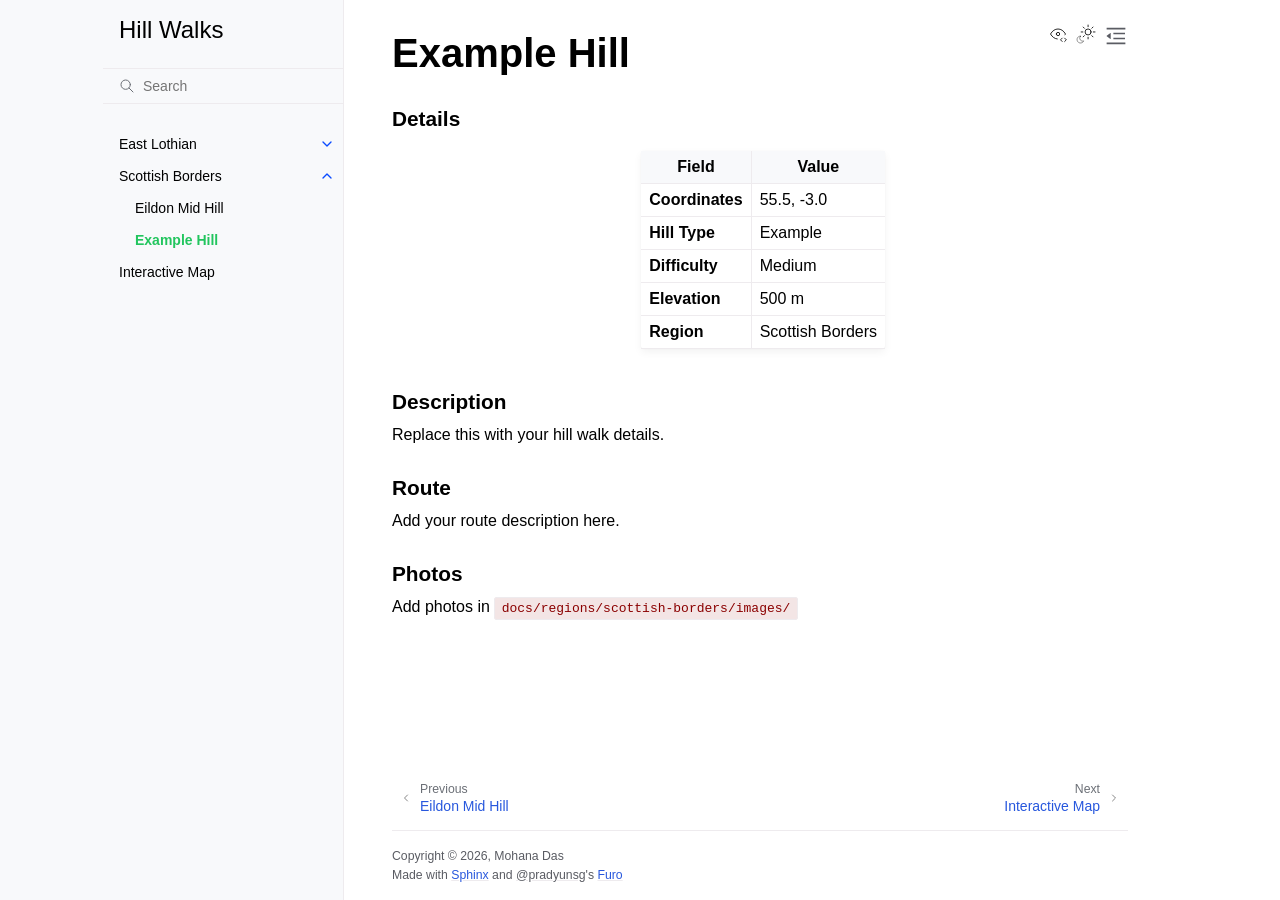
<file: scottish-borders/example.html>
<!doctype html>
<html class="no-js" lang="en" data-content_root="../">
  <head><meta charset="utf-8">
    <meta name="viewport" content="width=device-width,initial-scale=1">
    <meta name="color-scheme" content="light dark"><meta name="viewport" content="width=device-width, initial-scale=1" />
<link rel="index" title="Index" href="../genindex.html"><link rel="search" title="Search" href="../search.html"><link rel="next" title="Interactive Map" href="../map.html"><link rel="prev" title="Eildon Mid Hill" href="eildon-mid-hill.html">

    <!-- Generated with Sphinx 9.0.4 and Furo 2025.12.19 -->
        <title>Example Hill - Hill Walks</title>
      <link rel="stylesheet" type="text/css" href="../_static/pygments.css?v=d111a655" />
    <link rel="stylesheet" type="text/css" href="../_static/styles/furo.css?v=7bdb33bb" />
    <link rel="stylesheet" type="text/css" href="../_static/sphinx-design.min.css?v=95c83b7e" />
    <link rel="stylesheet" type="text/css" href="../_static/styles/furo-extensions.css?v=8dab3a3b" />
    <link rel="stylesheet" type="text/css" href="../_static/gallery.css?v=daf9d2c7" />
    
    


<style>
  body {
    --color-code-background: #f2f2f2;
  --color-code-foreground: #1e1e1e;
  
  }
  @media not print {
    body[data-theme="dark"] {
      --color-code-background: #202020;
  --color-code-foreground: #d0d0d0;
  
    }
    @media (prefers-color-scheme: dark) {
      body:not([data-theme="light"]) {
        --color-code-background: #202020;
  --color-code-foreground: #d0d0d0;
  
      }
    }
  }
</style></head>
  <body>
    
    <script>
      document.body.dataset.theme = localStorage.getItem("theme") || "auto";
    </script>
    

<svg xmlns="http://www.w3.org/2000/svg" style="display: none;">
  <symbol id="svg-toc" viewBox="0 0 24 24">
    <title>Contents</title>
    <svg stroke="currentColor" fill="currentColor" stroke-width="0" viewBox="0 0 1024 1024">
      <path d="M408 442h480c4.4 0 8-3.6 8-8v-56c0-4.4-3.6-8-8-8H408c-4.4 0-8 3.6-8 8v56c0 4.4 3.6 8 8 8zm-8 204c0 4.4 3.6 8 8 8h480c4.4 0 8-3.6 8-8v-56c0-4.4-3.6-8-8-8H408c-4.4 0-8 3.6-8 8v56zm504-486H120c-4.4 0-8 3.6-8 8v56c0 4.4 3.6 8 8 8h784c4.4 0 8-3.6 8-8v-56c0-4.4-3.6-8-8-8zm0 632H120c-4.4 0-8 3.6-8 8v56c0 4.4 3.6 8 8 8h784c4.4 0 8-3.6 8-8v-56c0-4.4-3.6-8-8-8zM115.4 518.9L271.7 642c5.8 4.6 14.4.5 14.4-6.9V388.9c0-7.4-8.5-11.5-14.4-6.9L115.4 505.1a8.74 8.74 0 0 0 0 13.8z"/>
    </svg>
  </symbol>
  <symbol id="svg-menu" viewBox="0 0 24 24">
    <title>Menu</title>
    <svg xmlns="http://www.w3.org/2000/svg" viewBox="0 0 24 24" fill="none" stroke="currentColor"
      stroke-width="2" stroke-linecap="round" stroke-linejoin="round" class="feather-menu">
      <line x1="3" y1="12" x2="21" y2="12"></line>
      <line x1="3" y1="6" x2="21" y2="6"></line>
      <line x1="3" y1="18" x2="21" y2="18"></line>
    </svg>
  </symbol>
  <symbol id="svg-arrow-right" viewBox="0 0 24 24">
    <title>Expand</title>
    <svg xmlns="http://www.w3.org/2000/svg" viewBox="0 0 24 24" fill="none" stroke="currentColor"
      stroke-width="2" stroke-linecap="round" stroke-linejoin="round" class="feather-chevron-right">
      <polyline points="9 18 15 12 9 6"></polyline>
    </svg>
  </symbol>
  <symbol id="svg-sun" viewBox="0 0 24 24">
    <title>Light mode</title>
    <svg xmlns="http://www.w3.org/2000/svg" viewBox="0 0 24 24" fill="none" stroke="currentColor"
      stroke-width="1" stroke-linecap="round" stroke-linejoin="round" class="feather-sun">
      <circle cx="12" cy="12" r="5"></circle>
      <line x1="12" y1="1" x2="12" y2="3"></line>
      <line x1="12" y1="21" x2="12" y2="23"></line>
      <line x1="4.22" y1="4.22" x2="5.64" y2="5.64"></line>
      <line x1="18.36" y1="18.36" x2="19.78" y2="19.78"></line>
      <line x1="1" y1="12" x2="3" y2="12"></line>
      <line x1="21" y1="12" x2="23" y2="12"></line>
      <line x1="4.22" y1="19.78" x2="5.64" y2="18.36"></line>
      <line x1="18.36" y1="5.64" x2="19.78" y2="4.22"></line>
    </svg>
  </symbol>
  <symbol id="svg-moon" viewBox="0 0 24 24">
    <title>Dark mode</title>
    <svg xmlns="http://www.w3.org/2000/svg" viewBox="0 0 24 24" fill="none" stroke="currentColor"
      stroke-width="1" stroke-linecap="round" stroke-linejoin="round" class="icon-tabler-moon">
      <path stroke="none" d="M0 0h24v24H0z" fill="none" />
      <path d="M12 3c.132 0 .263 0 .393 0a7.5 7.5 0 0 0 7.92 12.446a9 9 0 1 1 -8.313 -12.454z" />
    </svg>
  </symbol>
  <symbol id="svg-sun-with-moon" viewBox="0 0 24 24">
    <title>Auto light/dark, in light mode</title>
    <svg xmlns="http://www.w3.org/2000/svg" viewBox="0 0 24 24" fill="none" stroke="currentColor"
      stroke-width="1" stroke-linecap="round" stroke-linejoin="round"
      class="icon-custom-derived-from-feather-sun-and-tabler-moon">
      <path style="opacity: 50%" d="M 5.411 14.504 C 5.471 14.504 5.532 14.504 5.591 14.504 C 3.639 16.319 4.383 19.569 6.931 20.352 C 7.693 20.586 8.512 20.551 9.25 20.252 C 8.023 23.207 4.056 23.725 2.11 21.184 C 0.166 18.642 1.702 14.949 4.874 14.536 C 5.051 14.512 5.231 14.5 5.411 14.5 L 5.411 14.504 Z"/>
      <line x1="14.5" y1="3.25" x2="14.5" y2="1.25"/>
      <line x1="14.5" y1="15.85" x2="14.5" y2="17.85"/>
      <line x1="10.044" y1="5.094" x2="8.63" y2="3.68"/>
      <line x1="19" y1="14.05" x2="20.414" y2="15.464"/>
      <line x1="8.2" y1="9.55" x2="6.2" y2="9.55"/>
      <line x1="20.8" y1="9.55" x2="22.8" y2="9.55"/>
      <line x1="10.044" y1="14.006" x2="8.63" y2="15.42"/>
      <line x1="19" y1="5.05" x2="20.414" y2="3.636"/>
      <circle cx="14.5" cy="9.55" r="3.6"/>
    </svg>
  </symbol>
  <symbol id="svg-moon-with-sun" viewBox="0 0 24 24">
    <title>Auto light/dark, in dark mode</title>
    <svg xmlns="http://www.w3.org/2000/svg" viewBox="0 0 24 24" fill="none" stroke="currentColor"
      stroke-width="1" stroke-linecap="round" stroke-linejoin="round"
      class="icon-custom-derived-from-feather-sun-and-tabler-moon">
      <path d="M 8.282 7.007 C 8.385 7.007 8.494 7.007 8.595 7.007 C 5.18 10.184 6.481 15.869 10.942 17.24 C 12.275 17.648 13.706 17.589 15 17.066 C 12.851 22.236 5.91 23.143 2.505 18.696 C -0.897 14.249 1.791 7.786 7.342 7.063 C 7.652 7.021 7.965 7 8.282 7 L 8.282 7.007 Z"/>
      <line style="opacity: 50%" x1="18" y1="3.705" x2="18" y2="2.5"/>
      <line style="opacity: 50%" x1="18" y1="11.295" x2="18" y2="12.5"/>
      <line style="opacity: 50%" x1="15.316" y1="4.816" x2="14.464" y2="3.964"/>
      <line style="opacity: 50%" x1="20.711" y1="10.212" x2="21.563" y2="11.063"/>
      <line style="opacity: 50%" x1="14.205" y1="7.5" x2="13.001" y2="7.5"/>
      <line style="opacity: 50%" x1="21.795" y1="7.5" x2="23" y2="7.5"/>
      <line style="opacity: 50%" x1="15.316" y1="10.184" x2="14.464" y2="11.036"/>
      <line style="opacity: 50%" x1="20.711" y1="4.789" x2="21.563" y2="3.937"/>
      <circle style="opacity: 50%" cx="18" cy="7.5" r="2.169"/>
    </svg>
  </symbol>
  <symbol id="svg-pencil" viewBox="0 0 24 24">
    <svg xmlns="http://www.w3.org/2000/svg" viewBox="0 0 24 24" fill="none" stroke="currentColor"
      stroke-width="1" stroke-linecap="round" stroke-linejoin="round" class="icon-tabler-pencil-code">
      <path d="M4 20h4l10.5 -10.5a2.828 2.828 0 1 0 -4 -4l-10.5 10.5v4" />
      <path d="M13.5 6.5l4 4" />
      <path d="M20 21l2 -2l-2 -2" />
      <path d="M17 17l-2 2l2 2" />
    </svg>
  </symbol>
  <symbol id="svg-eye" viewBox="0 0 24 24">
    <svg xmlns="http://www.w3.org/2000/svg" viewBox="0 0 24 24" fill="none" stroke="currentColor"
      stroke-width="1" stroke-linecap="round" stroke-linejoin="round" class="icon-tabler-eye-code">
      <path stroke="none" d="M0 0h24v24H0z" fill="none" />
      <path d="M10 12a2 2 0 1 0 4 0a2 2 0 0 0 -4 0" />
      <path
        d="M11.11 17.958c-3.209 -.307 -5.91 -2.293 -8.11 -5.958c2.4 -4 5.4 -6 9 -6c3.6 0 6.6 2 9 6c-.21 .352 -.427 .688 -.647 1.008" />
      <path d="M20 21l2 -2l-2 -2" />
      <path d="M17 17l-2 2l2 2" />
    </svg>
  </symbol>
</svg>

<input type="checkbox" class="sidebar-toggle" name="__navigation" id="__navigation" aria-label="Toggle site navigation sidebar">
<input type="checkbox" class="sidebar-toggle" name="__toc" id="__toc" aria-label="Toggle table of contents sidebar">
<label class="overlay sidebar-overlay" for="__navigation"></label>
<label class="overlay toc-overlay" for="__toc"></label>

<a class="skip-to-content muted-link" href="#furo-main-content">Skip to content</a>



<div class="page">
  <header class="mobile-header">
    <div class="header-left">
      <label class="nav-overlay-icon" for="__navigation">
        <span class="icon"><svg><use href="#svg-menu"></use></svg></span>
      </label>
    </div>
    <div class="header-center">
      <a href="../index.html"><div class="brand">Hill Walks</div></a>
    </div>
    <div class="header-right">
      <div class="theme-toggle-container theme-toggle-header">
        <button class="theme-toggle" aria-label="Toggle Light / Dark / Auto color theme">
          <svg class="theme-icon-when-auto-light"><use href="#svg-sun-with-moon"></use></svg>
          <svg class="theme-icon-when-auto-dark"><use href="#svg-moon-with-sun"></use></svg>
          <svg class="theme-icon-when-dark"><use href="#svg-moon"></use></svg>
          <svg class="theme-icon-when-light"><use href="#svg-sun"></use></svg>
        </button>
      </div>
      <label class="toc-overlay-icon toc-header-icon" for="__toc">
        <span class="icon"><svg><use href="#svg-toc"></use></svg></span>
      </label>
    </div>
  </header>
  <aside class="sidebar-drawer">
    <div class="sidebar-container">
      
      <div class="sidebar-sticky"><a class="sidebar-brand" href="../index.html">
  
  <span class="sidebar-brand-text">Hill Walks</span>
  
</a><form class="sidebar-search-container" method="get" action="../search.html" role="search">
  <input class="sidebar-search" placeholder="Search" name="q" aria-label="Search">
  <input type="hidden" name="check_keywords" value="yes">
  <input type="hidden" name="area" value="default">
</form>
<div id="searchbox"></div><div class="sidebar-scroll"><div class="sidebar-tree">
  <ul class="current">
<li class="toctree-l1 has-children"><a class="reference internal" href="../east-lothian/index.html">East Lothian</a><input aria-label="Toggle navigation of East Lothian" class="toctree-checkbox" id="toctree-checkbox-1" name="toctree-checkbox-1" role="switch" type="checkbox"/><label for="toctree-checkbox-1"><span class="icon"><svg><use href="#svg-arrow-right"></use></svg></span></label><ul>
<li class="toctree-l2"><a class="reference internal" href="../east-lothian/north-berwick-law.html">North Berwick Law</a></li>
</ul>
</li>
<li class="toctree-l1 current has-children"><a class="reference internal" href="index.html">Scottish Borders</a><input aria-label="Toggle navigation of Scottish Borders" checked="" class="toctree-checkbox" id="toctree-checkbox-2" name="toctree-checkbox-2" role="switch" type="checkbox"/><label for="toctree-checkbox-2"><span class="icon"><svg><use href="#svg-arrow-right"></use></svg></span></label><ul class="current">
<li class="toctree-l2"><a class="reference internal" href="eildon-mid-hill.html">Eildon Mid Hill</a></li>
<li class="toctree-l2 current current-page"><a class="current reference internal" href="#">Example Hill</a></li>
</ul>
</li>
<li class="toctree-l1"><a class="reference internal" href="../map.html">Interactive Map</a></li>
</ul>

</div>
</div>

      </div>
      
    </div>
  </aside>
  <div class="main">
    <div class="content">
      <div class="article-container">
        <a href="#" class="back-to-top muted-link">
          <svg xmlns="http://www.w3.org/2000/svg" viewBox="0 0 24 24">
            <path d="M13 20h-2V8l-5.5 5.5-1.42-1.42L12 4.16l7.92 7.92-1.42 1.42L13 8v12z"></path>
          </svg>
          <span>Back to top</span>
        </a>
        <div class="content-icon-container">
          <div class="view-this-page">
  <a class="muted-link" href="../_sources/scottish-borders/example.md.txt" title="View this page">
    <svg><use href="#svg-eye"></use></svg>
    <span class="visually-hidden">View this page</span>
  </a>
</div>
<div class="theme-toggle-container theme-toggle-content">
            <button class="theme-toggle" aria-label="Toggle Light / Dark / Auto color theme">
              <svg class="theme-icon-when-auto-light"><use href="#svg-sun-with-moon"></use></svg>
              <svg class="theme-icon-when-auto-dark"><use href="#svg-moon-with-sun"></use></svg>
              <svg class="theme-icon-when-dark"><use href="#svg-moon"></use></svg>
              <svg class="theme-icon-when-light"><use href="#svg-sun"></use></svg>
            </button>
          </div>
          <label class="toc-overlay-icon toc-content-icon" for="__toc">
            <span class="icon"><svg><use href="#svg-toc"></use></svg></span>
          </label>
        </div>
        <article role="main" id="furo-main-content">
          <section id="example-hill">
<h1>Example Hill<a class="headerlink" href="#example-hill" title="Link to this heading">¶</a></h1>
<section id="details">
<h2>Details<a class="headerlink" href="#details" title="Link to this heading">¶</a></h2>
<div class="table-wrapper colwidths-auto docutils container">
<table class="docutils align-default">
<thead>
<tr class="row-odd"><th class="head"><p>Field</p></th>
<th class="head"><p>Value</p></th>
</tr>
</thead>
<tbody>
<tr class="row-even"><td><p><strong>Coordinates</strong></p></td>
<td><p>55.5, -3.0</p></td>
</tr>
<tr class="row-odd"><td><p><strong>Hill Type</strong></p></td>
<td><p>Example</p></td>
</tr>
<tr class="row-even"><td><p><strong>Difficulty</strong></p></td>
<td><p>Medium</p></td>
</tr>
<tr class="row-odd"><td><p><strong>Elevation</strong></p></td>
<td><p>500 m</p></td>
</tr>
<tr class="row-even"><td><p><strong>Region</strong></p></td>
<td><p>Scottish Borders</p></td>
</tr>
</tbody>
</table>
</div>
</section>
<section id="description">
<h2>Description<a class="headerlink" href="#description" title="Link to this heading">¶</a></h2>
<p>Replace this with your hill walk details.</p>
</section>
<section id="route">
<h2>Route<a class="headerlink" href="#route" title="Link to this heading">¶</a></h2>
<p>Add your route description here.</p>
</section>
<section id="photos">
<h2>Photos<a class="headerlink" href="#photos" title="Link to this heading">¶</a></h2>
<p>Add photos in <code class="docutils literal notranslate"><span class="pre">docs/regions/scottish-borders/images/</span></code></p>
</section>
</section>

        </article>
      </div>
      <footer>
        
        <div class="related-pages">
          <a class="next-page" href="../map.html">
              <div class="page-info">
                <div class="context">
                  <span>Next</span>
                </div>
                <div class="title">Interactive Map</div>
              </div>
              <svg class="furo-related-icon"><use href="#svg-arrow-right"></use></svg>
            </a>
          <a class="prev-page" href="eildon-mid-hill.html">
              <svg class="furo-related-icon"><use href="#svg-arrow-right"></use></svg>
              <div class="page-info">
                <div class="context">
                  <span>Previous</span>
                </div>
                
                <div class="title">Eildon Mid Hill</div>
                
              </div>
            </a>
        </div>
        <div class="bottom-of-page">
          <div class="left-details">
            <div class="copyright">
                Copyright &#169; 2026, Mohana Das
            </div>
            Made with <a href="https://www.sphinx-doc.org/">Sphinx</a> and <a class="muted-link" href="https://pradyunsg.me">@pradyunsg</a>'s
            
            <a href="https://github.com/pradyunsg/furo">Furo</a>
            
          </div>
          <div class="right-details">
            
          </div>
        </div>
        
      </footer>
    </div>
    <aside class="toc-drawer">
      
      
      <div class="toc-sticky toc-scroll">
        <div class="toc-title-container">
          <span class="toc-title">
            On this page
          </span>
        </div>
        <div class="toc-tree-container">
          <div class="toc-tree">
            <ul>
<li><a class="reference internal" href="#">Example Hill</a><ul>
<li><a class="reference internal" href="#details">Details</a></li>
<li><a class="reference internal" href="#description">Description</a></li>
<li><a class="reference internal" href="#route">Route</a></li>
<li><a class="reference internal" href="#photos">Photos</a></li>
</ul>
</li>
</ul>

          </div>
        </div>
      </div>
      
      
    </aside>
  </div>
</div><script src="../_static/documentation_options.js?v=5929fcd5"></script>
    <script src="../_static/doctools.js?v=fd6eb6e6"></script>
    <script src="../_static/sphinx_highlight.js?v=6ffebe34"></script>
    <script src="../_static/scripts/furo.js?v=46bd48cc"></script>
    <script src="../_static/design-tabs.js?v=f930bc37"></script>
    </body>
</html>
</file>
<file: _static/pygments.css>
.highlight pre { line-height: 125%; }
.highlight td.linenos .normal { color: inherit; background-color: transparent; padding-left: 5px; padding-right: 5px; }
.highlight span.linenos { color: inherit; background-color: transparent; padding-left: 5px; padding-right: 5px; }
.highlight td.linenos .special { color: #000000; background-color: #ffffc0; padding-left: 5px; padding-right: 5px; }
.highlight span.linenos.special { color: #000000; background-color: #ffffc0; padding-left: 5px; padding-right: 5px; }
.highlight .hll { background-color: #fdf2e2 }
.highlight { background: #f2f2f2; color: #1E1E1E }
.highlight .c { color: #515151 } /* Comment */
.highlight .err { color: #D71835 } /* Error */
.highlight .k { color: #8045E5 } /* Keyword */
.highlight .l { color: #7F4707 } /* Literal */
.highlight .n { color: #1E1E1E } /* Name */
.highlight .o { color: #163 } /* Operator */
.highlight .p { color: #1E1E1E } /* Punctuation */
.highlight .ch { color: #515151 } /* Comment.Hashbang */
.highlight .cm { color: #515151 } /* Comment.Multiline */
.highlight .cp { color: #515151 } /* Comment.Preproc */
.highlight .cpf { color: #515151 } /* Comment.PreprocFile */
.highlight .c1 { color: #515151 } /* Comment.Single */
.highlight .cs { color: #515151 } /* Comment.Special */
.highlight .gd { color: #00749C } /* Generic.Deleted */
.highlight .ge { font-style: italic } /* Generic.Emph */
.highlight .gh { color: #00749C } /* Generic.Heading */
.highlight .gs { font-weight: bold } /* Generic.Strong */
.highlight .gu { color: #00749C } /* Generic.Subheading */
.highlight .kc { color: #8045E5 } /* Keyword.Constant */
.highlight .kd { color: #8045E5 } /* Keyword.Declaration */
.highlight .kn { color: #8045E5 } /* Keyword.Namespace */
.highlight .kp { color: #8045E5 } /* Keyword.Pseudo */
.highlight .kr { color: #8045E5 } /* Keyword.Reserved */
.highlight .kt { color: #7F4707 } /* Keyword.Type */
.highlight .ld { color: #7F4707 } /* Literal.Date */
.highlight .m { color: #7F4707 } /* Literal.Number */
.highlight .s { color: #163 } /* Literal.String */
.highlight .na { color: #7F4707 } /* Name.Attribute */
.highlight .nb { color: #7F4707 } /* Name.Builtin */
.highlight .nc { color: #00749C } /* Name.Class */
.highlight .no { color: #00749C } /* Name.Constant */
.highlight .nd { color: #7F4707 } /* Name.Decorator */
.highlight .ni { color: #163 } /* Name.Entity */
.highlight .ne { color: #8045E5 } /* Name.Exception */
.highlight .nf { color: #00749C } /* Name.Function */
.highlight .nl { color: #7F4707 } /* Name.Label */
.highlight .nn { color: #1E1E1E } /* Name.Namespace */
.highlight .nx { color: #1E1E1E } /* Name.Other */
.highlight .py { color: #00749C } /* Name.Property */
.highlight .nt { color: #00749C } /* Name.Tag */
.highlight .nv { color: #D71835 } /* Name.Variable */
.highlight .ow { color: #8045E5 } /* Operator.Word */
.highlight .pm { color: #1E1E1E } /* Punctuation.Marker */
.highlight .w { color: #1E1E1E } /* Text.Whitespace */
.highlight .mb { color: #7F4707 } /* Literal.Number.Bin */
.highlight .mf { color: #7F4707 } /* Literal.Number.Float */
.highlight .mh { color: #7F4707 } /* Literal.Number.Hex */
.highlight .mi { color: #7F4707 } /* Literal.Number.Integer */
.highlight .mo { color: #7F4707 } /* Literal.Number.Oct */
.highlight .sa { color: #163 } /* Literal.String.Affix */
.highlight .sb { color: #163 } /* Literal.String.Backtick */
.highlight .sc { color: #163 } /* Literal.String.Char */
.highlight .dl { color: #163 } /* Literal.String.Delimiter */
.highlight .sd { color: #163 } /* Literal.String.Doc */
.highlight .s2 { color: #163 } /* Literal.String.Double */
.highlight .se { color: #163 } /* Literal.String.Escape */
.highlight .sh { color: #163 } /* Literal.String.Heredoc */
.highlight .si { color: #163 } /* Literal.String.Interpol */
.highlight .sx { color: #163 } /* Literal.String.Other */
.highlight .sr { color: #D71835 } /* Literal.String.Regex */
.highlight .s1 { color: #163 } /* Literal.String.Single */
.highlight .ss { color: #00749C } /* Literal.String.Symbol */
.highlight .bp { color: #7F4707 } /* Name.Builtin.Pseudo */
.highlight .fm { color: #00749C } /* Name.Function.Magic */
.highlight .vc { color: #D71835 } /* Name.Variable.Class */
.highlight .vg { color: #D71835 } /* Name.Variable.Global */
.highlight .vi { color: #D71835 } /* Name.Variable.Instance */
.highlight .vm { color: #7F4707 } /* Name.Variable.Magic */
.highlight .il { color: #7F4707 } /* Literal.Number.Integer.Long */
@media not print {
body[data-theme="dark"] .highlight pre { line-height: 125%; }
body[data-theme="dark"] .highlight td.linenos .normal { color: #aaaaaa; background-color: transparent; padding-left: 5px; padding-right: 5px; }
body[data-theme="dark"] .highlight span.linenos { color: #aaaaaa; background-color: transparent; padding-left: 5px; padding-right: 5px; }
body[data-theme="dark"] .highlight td.linenos .special { color: #000000; background-color: #ffffc0; padding-left: 5px; padding-right: 5px; }
body[data-theme="dark"] .highlight span.linenos.special { color: #000000; background-color: #ffffc0; padding-left: 5px; padding-right: 5px; }
body[data-theme="dark"] .highlight .hll { background-color: #404040 }
body[data-theme="dark"] .highlight { background: #202020; color: #D0D0D0 }
body[data-theme="dark"] .highlight .c { color: #ABABAB; font-style: italic } /* Comment */
body[data-theme="dark"] .highlight .err { color: #A61717; background-color: #E3D2D2 } /* Error */
body[data-theme="dark"] .highlight .esc { color: #D0D0D0 } /* Escape */
body[data-theme="dark"] .highlight .g { color: #D0D0D0 } /* Generic */
body[data-theme="dark"] .highlight .k { color: #6EBF26; font-weight: bold } /* Keyword */
body[data-theme="dark"] .highlight .l { color: #D0D0D0 } /* Literal */
body[data-theme="dark"] .highlight .n { color: #D0D0D0 } /* Name */
body[data-theme="dark"] .highlight .o { color: #D0D0D0 } /* Operator */
body[data-theme="dark"] .highlight .x { color: #D0D0D0 } /* Other */
body[data-theme="dark"] .highlight .p { color: #D0D0D0 } /* Punctuation */
body[data-theme="dark"] .highlight .ch { color: #ABABAB; font-style: italic } /* Comment.Hashbang */
body[data-theme="dark"] .highlight .cm { color: #ABABAB; font-style: italic } /* Comment.Multiline */
body[data-theme="dark"] .highlight .cp { color: #FF3A3A; font-weight: bold } /* Comment.Preproc */
body[data-theme="dark"] .highlight .cpf { color: #ABABAB; font-style: italic } /* Comment.PreprocFile */
body[data-theme="dark"] .highlight .c1 { color: #ABABAB; font-style: italic } /* Comment.Single */
body[data-theme="dark"] .highlight .cs { color: #E50808; font-weight: bold; background-color: #520000 } /* Comment.Special */
body[data-theme="dark"] .highlight .gd { color: #FF3A3A } /* Generic.Deleted */
body[data-theme="dark"] .highlight .ge { color: #D0D0D0; font-style: italic } /* Generic.Emph */
body[data-theme="dark"] .highlight .ges { color: #D0D0D0; font-weight: bold; font-style: italic } /* Generic.EmphStrong */
body[data-theme="dark"] .highlight .gr { color: #FF3A3A } /* Generic.Error */
body[data-theme="dark"] .highlight .gh { color: #FFF; font-weight: bold } /* Generic.Heading */
body[data-theme="dark"] .highlight .gi { color: #589819 } /* Generic.Inserted */
body[data-theme="dark"] .highlight .go { color: #CCC } /* Generic.Output */
body[data-theme="dark"] .highlight .gp { color: #AAA } /* Generic.Prompt */
body[data-theme="dark"] .highlight .gs { color: #D0D0D0; font-weight: bold } /* Generic.Strong */
body[data-theme="dark"] .highlight .gu { color: #FFF; text-decoration: underline } /* Generic.Subheading */
body[data-theme="dark"] .highlight .gt { color: #FF3A3A } /* Generic.Traceback */
body[data-theme="dark"] .highlight .kc { color: #6EBF26; font-weight: bold } /* Keyword.Constant */
body[data-theme="dark"] .highlight .kd { color: #6EBF26; font-weight: bold } /* Keyword.Declaration */
body[data-theme="dark"] .highlight .kn { color: #6EBF26; font-weight: bold } /* Keyword.Namespace */
body[data-theme="dark"] .highlight .kp { color: #6EBF26 } /* Keyword.Pseudo */
body[data-theme="dark"] .highlight .kr { color: #6EBF26; font-weight: bold } /* Keyword.Reserved */
body[data-theme="dark"] .highlight .kt { color: #6EBF26; font-weight: bold } /* Keyword.Type */
body[data-theme="dark"] .highlight .ld { color: #D0D0D0 } /* Literal.Date */
body[data-theme="dark"] .highlight .m { color: #51B2FD } /* Literal.Number */
body[data-theme="dark"] .highlight .s { color: #ED9D13 } /* Literal.String */
body[data-theme="dark"] .highlight .na { color: #BBB } /* Name.Attribute */
body[data-theme="dark"] .highlight .nb { color: #2FBCCD } /* Name.Builtin */
body[data-theme="dark"] .highlight .nc { color: #71ADFF; text-decoration: underline } /* Name.Class */
body[data-theme="dark"] .highlight .no { color: #40FFFF } /* Name.Constant */
body[data-theme="dark"] .highlight .nd { color: #FFA500 } /* Name.Decorator */
body[data-theme="dark"] .highlight .ni { color: #D0D0D0 } /* Name.Entity */
body[data-theme="dark"] .highlight .ne { color: #BBB } /* Name.Exception */
body[data-theme="dark"] .highlight .nf { color: #71ADFF } /* Name.Function */
body[data-theme="dark"] .highlight .nl { color: #D0D0D0 } /* Name.Label */
body[data-theme="dark"] .highlight .nn { color: #71ADFF; text-decoration: underline } /* Name.Namespace */
body[data-theme="dark"] .highlight .nx { color: #D0D0D0 } /* Name.Other */
body[data-theme="dark"] .highlight .py { color: #D0D0D0 } /* Name.Property */
body[data-theme="dark"] .highlight .nt { color: #6EBF26; font-weight: bold } /* Name.Tag */
body[data-theme="dark"] .highlight .nv { color: #40FFFF } /* Name.Variable */
body[data-theme="dark"] .highlight .ow { color: #6EBF26; font-weight: bold } /* Operator.Word */
body[data-theme="dark"] .highlight .pm { color: #D0D0D0 } /* Punctuation.Marker */
body[data-theme="dark"] .highlight .w { color: #666 } /* Text.Whitespace */
body[data-theme="dark"] .highlight .mb { color: #51B2FD } /* Literal.Number.Bin */
body[data-theme="dark"] .highlight .mf { color: #51B2FD } /* Literal.Number.Float */
body[data-theme="dark"] .highlight .mh { color: #51B2FD } /* Literal.Number.Hex */
body[data-theme="dark"] .highlight .mi { color: #51B2FD } /* Literal.Number.Integer */
body[data-theme="dark"] .highlight .mo { color: #51B2FD } /* Literal.Number.Oct */
body[data-theme="dark"] .highlight .sa { color: #ED9D13 } /* Literal.String.Affix */
body[data-theme="dark"] .highlight .sb { color: #ED9D13 } /* Literal.String.Backtick */
body[data-theme="dark"] .highlight .sc { color: #ED9D13 } /* Literal.String.Char */
body[data-theme="dark"] .highlight .dl { color: #ED9D13 } /* Literal.String.Delimiter */
body[data-theme="dark"] .highlight .sd { color: #ED9D13 } /* Literal.String.Doc */
body[data-theme="dark"] .highlight .s2 { color: #ED9D13 } /* Literal.String.Double */
body[data-theme="dark"] .highlight .se { color: #ED9D13 } /* Literal.String.Escape */
body[data-theme="dark"] .highlight .sh { color: #ED9D13 } /* Literal.String.Heredoc */
body[data-theme="dark"] .highlight .si { color: #ED9D13 } /* Literal.String.Interpol */
body[data-theme="dark"] .highlight .sx { color: #FFA500 } /* Literal.String.Other */
body[data-theme="dark"] .highlight .sr { color: #ED9D13 } /* Literal.String.Regex */
body[data-theme="dark"] .highlight .s1 { color: #ED9D13 } /* Literal.String.Single */
body[data-theme="dark"] .highlight .ss { color: #ED9D13 } /* Literal.String.Symbol */
body[data-theme="dark"] .highlight .bp { color: #2FBCCD } /* Name.Builtin.Pseudo */
body[data-theme="dark"] .highlight .fm { color: #71ADFF } /* Name.Function.Magic */
body[data-theme="dark"] .highlight .vc { color: #40FFFF } /* Name.Variable.Class */
body[data-theme="dark"] .highlight .vg { color: #40FFFF } /* Name.Variable.Global */
body[data-theme="dark"] .highlight .vi { color: #40FFFF } /* Name.Variable.Instance */
body[data-theme="dark"] .highlight .vm { color: #40FFFF } /* Name.Variable.Magic */
body[data-theme="dark"] .highlight .il { color: #51B2FD } /* Literal.Number.Integer.Long */
@media (prefers-color-scheme: dark) {
body:not([data-theme="light"]) .highlight pre { line-height: 125%; }
body:not([data-theme="light"]) .highlight td.linenos .normal { color: #aaaaaa; background-color: transparent; padding-left: 5px; padding-right: 5px; }
body:not([data-theme="light"]) .highlight span.linenos { color: #aaaaaa; background-color: transparent; padding-left: 5px; padding-right: 5px; }
body:not([data-theme="light"]) .highlight td.linenos .special { color: #000000; background-color: #ffffc0; padding-left: 5px; padding-right: 5px; }
body:not([data-theme="light"]) .highlight span.linenos.special { color: #000000; background-color: #ffffc0; padding-left: 5px; padding-right: 5px; }
body:not([data-theme="light"]) .highlight .hll { background-color: #404040 }
body:not([data-theme="light"]) .highlight { background: #202020; color: #D0D0D0 }
body:not([data-theme="light"]) .highlight .c { color: #ABABAB; font-style: italic } /* Comment */
body:not([data-theme="light"]) .highlight .err { color: #A61717; background-color: #E3D2D2 } /* Error */
body:not([data-theme="light"]) .highlight .esc { color: #D0D0D0 } /* Escape */
body:not([data-theme="light"]) .highlight .g { color: #D0D0D0 } /* Generic */
body:not([data-theme="light"]) .highlight .k { color: #6EBF26; font-weight: bold } /* Keyword */
body:not([data-theme="light"]) .highlight .l { color: #D0D0D0 } /* Literal */
body:not([data-theme="light"]) .highlight .n { color: #D0D0D0 } /* Name */
body:not([data-theme="light"]) .highlight .o { color: #D0D0D0 } /* Operator */
body:not([data-theme="light"]) .highlight .x { color: #D0D0D0 } /* Other */
body:not([data-theme="light"]) .highlight .p { color: #D0D0D0 } /* Punctuation */
body:not([data-theme="light"]) .highlight .ch { color: #ABABAB; font-style: italic } /* Comment.Hashbang */
body:not([data-theme="light"]) .highlight .cm { color: #ABABAB; font-style: italic } /* Comment.Multiline */
body:not([data-theme="light"]) .highlight .cp { color: #FF3A3A; font-weight: bold } /* Comment.Preproc */
body:not([data-theme="light"]) .highlight .cpf { color: #ABABAB; font-style: italic } /* Comment.PreprocFile */
body:not([data-theme="light"]) .highlight .c1 { color: #ABABAB; font-style: italic } /* Comment.Single */
body:not([data-theme="light"]) .highlight .cs { color: #E50808; font-weight: bold; background-color: #520000 } /* Comment.Special */
body:not([data-theme="light"]) .highlight .gd { color: #FF3A3A } /* Generic.Deleted */
body:not([data-theme="light"]) .highlight .ge { color: #D0D0D0; font-style: italic } /* Generic.Emph */
body:not([data-theme="light"]) .highlight .ges { color: #D0D0D0; font-weight: bold; font-style: italic } /* Generic.EmphStrong */
body:not([data-theme="light"]) .highlight .gr { color: #FF3A3A } /* Generic.Error */
body:not([data-theme="light"]) .highlight .gh { color: #FFF; font-weight: bold } /* Generic.Heading */
body:not([data-theme="light"]) .highlight .gi { color: #589819 } /* Generic.Inserted */
body:not([data-theme="light"]) .highlight .go { color: #CCC } /* Generic.Output */
body:not([data-theme="light"]) .highlight .gp { color: #AAA } /* Generic.Prompt */
body:not([data-theme="light"]) .highlight .gs { color: #D0D0D0; font-weight: bold } /* Generic.Strong */
body:not([data-theme="light"]) .highlight .gu { color: #FFF; text-decoration: underline } /* Generic.Subheading */
body:not([data-theme="light"]) .highlight .gt { color: #FF3A3A } /* Generic.Traceback */
body:not([data-theme="light"]) .highlight .kc { color: #6EBF26; font-weight: bold } /* Keyword.Constant */
body:not([data-theme="light"]) .highlight .kd { color: #6EBF26; font-weight: bold } /* Keyword.Declaration */
body:not([data-theme="light"]) .highlight .kn { color: #6EBF26; font-weight: bold } /* Keyword.Namespace */
body:not([data-theme="light"]) .highlight .kp { color: #6EBF26 } /* Keyword.Pseudo */
body:not([data-theme="light"]) .highlight .kr { color: #6EBF26; font-weight: bold } /* Keyword.Reserved */
body:not([data-theme="light"]) .highlight .kt { color: #6EBF26; font-weight: bold } /* Keyword.Type */
body:not([data-theme="light"]) .highlight .ld { color: #D0D0D0 } /* Literal.Date */
body:not([data-theme="light"]) .highlight .m { color: #51B2FD } /* Literal.Number */
body:not([data-theme="light"]) .highlight .s { color: #ED9D13 } /* Literal.String */
body:not([data-theme="light"]) .highlight .na { color: #BBB } /* Name.Attribute */
body:not([data-theme="light"]) .highlight .nb { color: #2FBCCD } /* Name.Builtin */
body:not([data-theme="light"]) .highlight .nc { color: #71ADFF; text-decoration: underline } /* Name.Class */
body:not([data-theme="light"]) .highlight .no { color: #40FFFF } /* Name.Constant */
body:not([data-theme="light"]) .highlight .nd { color: #FFA500 } /* Name.Decorator */
body:not([data-theme="light"]) .highlight .ni { color: #D0D0D0 } /* Name.Entity */
body:not([data-theme="light"]) .highlight .ne { color: #BBB } /* Name.Exception */
body:not([data-theme="light"]) .highlight .nf { color: #71ADFF } /* Name.Function */
body:not([data-theme="light"]) .highlight .nl { color: #D0D0D0 } /* Name.Label */
body:not([data-theme="light"]) .highlight .nn { color: #71ADFF; text-decoration: underline } /* Name.Namespace */
body:not([data-theme="light"]) .highlight .nx { color: #D0D0D0 } /* Name.Other */
body:not([data-theme="light"]) .highlight .py { color: #D0D0D0 } /* Name.Property */
body:not([data-theme="light"]) .highlight .nt { color: #6EBF26; font-weight: bold } /* Name.Tag */
body:not([data-theme="light"]) .highlight .nv { color: #40FFFF } /* Name.Variable */
body:not([data-theme="light"]) .highlight .ow { color: #6EBF26; font-weight: bold } /* Operator.Word */
body:not([data-theme="light"]) .highlight .pm { color: #D0D0D0 } /* Punctuation.Marker */
body:not([data-theme="light"]) .highlight .w { color: #666 } /* Text.Whitespace */
body:not([data-theme="light"]) .highlight .mb { color: #51B2FD } /* Literal.Number.Bin */
body:not([data-theme="light"]) .highlight .mf { color: #51B2FD } /* Literal.Number.Float */
body:not([data-theme="light"]) .highlight .mh { color: #51B2FD } /* Literal.Number.Hex */
body:not([data-theme="light"]) .highlight .mi { color: #51B2FD } /* Literal.Number.Integer */
body:not([data-theme="light"]) .highlight .mo { color: #51B2FD } /* Literal.Number.Oct */
body:not([data-theme="light"]) .highlight .sa { color: #ED9D13 } /* Literal.String.Affix */
body:not([data-theme="light"]) .highlight .sb { color: #ED9D13 } /* Literal.String.Backtick */
body:not([data-theme="light"]) .highlight .sc { color: #ED9D13 } /* Literal.String.Char */
body:not([data-theme="light"]) .highlight .dl { color: #ED9D13 } /* Literal.String.Delimiter */
body:not([data-theme="light"]) .highlight .sd { color: #ED9D13 } /* Literal.String.Doc */
body:not([data-theme="light"]) .highlight .s2 { color: #ED9D13 } /* Literal.String.Double */
body:not([data-theme="light"]) .highlight .se { color: #ED9D13 } /* Literal.String.Escape */
body:not([data-theme="light"]) .highlight .sh { color: #ED9D13 } /* Literal.String.Heredoc */
body:not([data-theme="light"]) .highlight .si { color: #ED9D13 } /* Literal.String.Interpol */
body:not([data-theme="light"]) .highlight .sx { color: #FFA500 } /* Literal.String.Other */
body:not([data-theme="light"]) .highlight .sr { color: #ED9D13 } /* Literal.String.Regex */
body:not([data-theme="light"]) .highlight .s1 { color: #ED9D13 } /* Literal.String.Single */
body:not([data-theme="light"]) .highlight .ss { color: #ED9D13 } /* Literal.String.Symbol */
body:not([data-theme="light"]) .highlight .bp { color: #2FBCCD } /* Name.Builtin.Pseudo */
body:not([data-theme="light"]) .highlight .fm { color: #71ADFF } /* Name.Function.Magic */
body:not([data-theme="light"]) .highlight .vc { color: #40FFFF } /* Name.Variable.Class */
body:not([data-theme="light"]) .highlight .vg { color: #40FFFF } /* Name.Variable.Global */
body:not([data-theme="light"]) .highlight .vi { color: #40FFFF } /* Name.Variable.Instance */
body:not([data-theme="light"]) .highlight .vm { color: #40FFFF } /* Name.Variable.Magic */
body:not([data-theme="light"]) .highlight .il { color: #51B2FD } /* Literal.Number.Integer.Long */
}
}
</file>
<file: _static/styles/furo-extensions.css>
#furo-sidebar-ad-placement{padding:var(--sidebar-item-spacing-vertical) var(--sidebar-item-spacing-horizontal)}#furo-sidebar-ad-placement .ethical-sidebar{background:var(--color-background-secondary);border:none;box-shadow:none}#furo-sidebar-ad-placement .ethical-sidebar:hover{background:var(--color-background-hover)}#furo-sidebar-ad-placement .ethical-sidebar a{color:var(--color-foreground-primary)}#furo-sidebar-ad-placement .ethical-callout a{color:var(--color-foreground-secondary)!important}#furo-readthedocs-versions{background:transparent;display:block;position:static;width:100%}#furo-readthedocs-versions .rst-versions{background:#1a1c1e}#furo-readthedocs-versions .rst-current-version{background:var(--color-sidebar-item-background);cursor:unset}#furo-readthedocs-versions .rst-current-version:hover{background:var(--color-sidebar-item-background)}#furo-readthedocs-versions .rst-current-version .fa-book{color:var(--color-foreground-primary)}#furo-readthedocs-versions>.rst-other-versions{padding:0}#furo-readthedocs-versions>.rst-other-versions small{opacity:1}#furo-readthedocs-versions .injected .rst-versions{position:unset}#furo-readthedocs-versions:focus-within,#furo-readthedocs-versions:hover{box-shadow:0 0 0 1px var(--color-sidebar-background-border)}#furo-readthedocs-versions:focus-within .rst-current-version,#furo-readthedocs-versions:hover .rst-current-version{background:#1a1c1e;font-size:inherit;height:auto;line-height:inherit;padding:12px;text-align:right}#furo-readthedocs-versions:focus-within .rst-current-version .fa-book,#furo-readthedocs-versions:hover .rst-current-version .fa-book{color:#fff;float:left}#furo-readthedocs-versions:focus-within .fa-caret-down,#furo-readthedocs-versions:hover .fa-caret-down{display:none}#furo-readthedocs-versions:focus-within .injected,#furo-readthedocs-versions:focus-within .rst-current-version,#furo-readthedocs-versions:focus-within .rst-other-versions,#furo-readthedocs-versions:hover .injected,#furo-readthedocs-versions:hover .rst-current-version,#furo-readthedocs-versions:hover .rst-other-versions{display:block}#furo-readthedocs-versions:focus-within>.rst-current-version,#furo-readthedocs-versions:hover>.rst-current-version{display:none}.highlight:hover button.copybtn{color:var(--color-code-foreground)}.highlight button.copybtn{align-items:center;background-color:var(--color-code-background);border:none;color:var(--color-background-item);cursor:pointer;height:1.25em;right:.5rem;top:.625rem;transition:color .3s,opacity .3s;width:1.25em}.highlight button.copybtn:hover{background-color:var(--color-code-background);color:var(--color-brand-content)}.highlight button.copybtn:after{background-color:transparent;color:var(--color-code-foreground);display:none}.highlight button.copybtn.success{color:#22863a;transition:color 0s}.highlight button.copybtn.success:after{display:block}.highlight button.copybtn svg{padding:0}body{--sd-color-primary:var(--color-brand-primary);--sd-color-primary-highlight:var(--color-brand-content);--sd-color-primary-text:var(--color-background-primary);--sd-color-shadow:rgba(0,0,0,.05);--sd-color-card-border:var(--color-card-border);--sd-color-card-border-hover:var(--color-brand-content);--sd-color-card-background:var(--color-card-background);--sd-color-card-text:var(--color-foreground-primary);--sd-color-card-header:var(--color-card-marginals-background);--sd-color-card-footer:var(--color-card-marginals-background);--sd-color-tabs-label-active:var(--color-brand-content);--sd-color-tabs-label-hover:var(--color-foreground-muted);--sd-color-tabs-label-inactive:var(--color-foreground-muted);--sd-color-tabs-underline-active:var(--color-brand-content);--sd-color-tabs-underline-hover:var(--color-foreground-border);--sd-color-tabs-underline-inactive:var(--color-background-border);--sd-color-tabs-overline:var(--color-background-border);--sd-color-tabs-underline:var(--color-background-border)}.sd-tab-content{box-shadow:0 -2px var(--sd-color-tabs-overline),0 1px var(--sd-color-tabs-underline)}.sd-card{box-shadow:0 .1rem .25rem var(--sd-color-shadow),0 0 .0625rem rgba(0,0,0,.1)}.sd-shadow-sm{box-shadow:0 .1rem .25rem var(--sd-color-shadow),0 0 .0625rem rgba(0,0,0,.1)!important}.sd-shadow-md{box-shadow:0 .3rem .75rem var(--sd-color-shadow),0 0 .0625rem rgba(0,0,0,.1)!important}.sd-shadow-lg{box-shadow:0 .6rem 1.5rem var(--sd-color-shadow),0 0 .0625rem rgba(0,0,0,.1)!important}.sd-card-hover:hover{transform:none}.sd-cards-carousel{gap:.25rem;padding:.25rem}body{--tabs--label-text:var(--color-foreground-muted);--tabs--label-text--hover:var(--color-foreground-muted);--tabs--label-text--active:var(--color-brand-content);--tabs--label-text--active--hover:var(--color-brand-content);--tabs--label-background:transparent;--tabs--label-background--hover:transparent;--tabs--label-background--active:transparent;--tabs--label-background--active--hover:transparent;--tabs--padding-x:0.25em;--tabs--margin-x:1em;--tabs--border:var(--color-background-border);--tabs--label-border:transparent;--tabs--label-border--hover:var(--color-foreground-muted);--tabs--label-border--active:var(--color-brand-content);--tabs--label-border--active--hover:var(--color-brand-content)}[role=main] .container{max-width:none;padding-left:0;padding-right:0}.shadow.docutils{border:none;box-shadow:0 .2rem .5rem rgba(0,0,0,.05),0 0 .0625rem rgba(0,0,0,.1)!important}.sphinx-bs .card{background-color:var(--color-background-secondary);color:var(--color-foreground)}
/*# sourceMappingURL=furo-extensions.css.map*/
</file>
<file: _static/gallery.css>
/* Image gallery styling */
img {
  border-radius: 8px;
  box-shadow: 0 2px 8px rgba(0, 0, 0, 0.1);
  transition: transform 0.2s ease-in-out;
  max-width: 100%;
  height: auto;
}

img:hover {
  transform: scale(1.01);
  box-shadow: 0 4px 12px rgba(0, 0, 0, 0.15);
}

/* Reduce heading sizes */
h2 {
  font-size: 1.3rem;
}

h3 {
  font-size: 1.1rem;
}

h4 {
  font-size: 1rem;
}

h5 {
  font-size: 0.95rem;
}

h6 {
  font-size: 0.9rem;
}

/* Figure caption padding */
figcaption {
  padding-bottom: 2rem;
}

/* Inline code styling */
code,
code.literal,
.rst-content code {
  color: #8B0000;
  background-color: rgba(139, 0, 0, 0.1);
  padding: 0.2rem 0.4rem;
  border-radius: 3px;
  font-family: 'Courier New', Courier, monospace;
}

/* Link colors - green theme */
a.reference.internal,
a.reference.internal:visited {
  color: #22c55e;
}

a.reference.internal:hover {
  color: #16a34a;
}

/* Sidebar TOC - minimal styling, let Furo handle structure */
.sidebar-tree a.reference.internal {
  color: inherit;
}

.sidebar-tree a.current.reference.internal {
  color: #22c55e;
  font-weight: 600;
}
</file>
<file: _static/sphinx-design.min.css>
.sd-bg-primary{background-color:var(--sd-color-primary) !important}.sd-bg-text-primary{color:var(--sd-color-primary-text) !important}button.sd-bg-primary:focus,button.sd-bg-primary:hover{background-color:var(--sd-color-primary-highlight) !important}a.sd-bg-primary:focus,a.sd-bg-primary:hover{background-color:var(--sd-color-primary-highlight) !important}.sd-bg-secondary{background-color:var(--sd-color-secondary) !important}.sd-bg-text-secondary{color:var(--sd-color-secondary-text) !important}button.sd-bg-secondary:focus,button.sd-bg-secondary:hover{background-color:var(--sd-color-secondary-highlight) !important}a.sd-bg-secondary:focus,a.sd-bg-secondary:hover{background-color:var(--sd-color-secondary-highlight) !important}.sd-bg-success{background-color:var(--sd-color-success) !important}.sd-bg-text-success{color:var(--sd-color-success-text) !important}button.sd-bg-success:focus,button.sd-bg-success:hover{background-color:var(--sd-color-success-highlight) !important}a.sd-bg-success:focus,a.sd-bg-success:hover{background-color:var(--sd-color-success-highlight) !important}.sd-bg-info{background-color:var(--sd-color-info) !important}.sd-bg-text-info{color:var(--sd-color-info-text) !important}button.sd-bg-info:focus,button.sd-bg-info:hover{background-color:var(--sd-color-info-highlight) !important}a.sd-bg-info:focus,a.sd-bg-info:hover{background-color:var(--sd-color-info-highlight) !important}.sd-bg-warning{background-color:var(--sd-color-warning) !important}.sd-bg-text-warning{color:var(--sd-color-warning-text) !important}button.sd-bg-warning:focus,button.sd-bg-warning:hover{background-color:var(--sd-color-warning-highlight) !important}a.sd-bg-warning:focus,a.sd-bg-warning:hover{background-color:var(--sd-color-warning-highlight) !important}.sd-bg-danger{background-color:var(--sd-color-danger) !important}.sd-bg-text-danger{color:var(--sd-color-danger-text) !important}button.sd-bg-danger:focus,button.sd-bg-danger:hover{background-color:var(--sd-color-danger-highlight) !important}a.sd-bg-danger:focus,a.sd-bg-danger:hover{background-color:var(--sd-color-danger-highlight) !important}.sd-bg-light{background-color:var(--sd-color-light) !important}.sd-bg-text-light{color:var(--sd-color-light-text) !important}button.sd-bg-light:focus,button.sd-bg-light:hover{background-color:var(--sd-color-light-highlight) !important}a.sd-bg-light:focus,a.sd-bg-light:hover{background-color:var(--sd-color-light-highlight) !important}.sd-bg-muted{background-color:var(--sd-color-muted) !important}.sd-bg-text-muted{color:var(--sd-color-muted-text) !important}button.sd-bg-muted:focus,button.sd-bg-muted:hover{background-color:var(--sd-color-muted-highlight) !important}a.sd-bg-muted:focus,a.sd-bg-muted:hover{background-color:var(--sd-color-muted-highlight) !important}.sd-bg-dark{background-color:var(--sd-color-dark) !important}.sd-bg-text-dark{color:var(--sd-color-dark-text) !important}button.sd-bg-dark:focus,button.sd-bg-dark:hover{background-color:var(--sd-color-dark-highlight) !important}a.sd-bg-dark:focus,a.sd-bg-dark:hover{background-color:var(--sd-color-dark-highlight) !important}.sd-bg-black{background-color:var(--sd-color-black) !important}.sd-bg-text-black{color:var(--sd-color-black-text) !important}button.sd-bg-black:focus,button.sd-bg-black:hover{background-color:var(--sd-color-black-highlight) !important}a.sd-bg-black:focus,a.sd-bg-black:hover{background-color:var(--sd-color-black-highlight) !important}.sd-bg-white{background-color:var(--sd-color-white) !important}.sd-bg-text-white{color:var(--sd-color-white-text) !important}button.sd-bg-white:focus,button.sd-bg-white:hover{background-color:var(--sd-color-white-highlight) !important}a.sd-bg-white:focus,a.sd-bg-white:hover{background-color:var(--sd-color-white-highlight) !important}.sd-text-primary,.sd-text-primary>p{color:var(--sd-color-primary) !important}a.sd-text-primary:focus,a.sd-text-primary:hover{color:var(--sd-color-primary-highlight) !important}.sd-text-secondary,.sd-text-secondary>p{color:var(--sd-color-secondary) !important}a.sd-text-secondary:focus,a.sd-text-secondary:hover{color:var(--sd-color-secondary-highlight) !important}.sd-text-success,.sd-text-success>p{color:var(--sd-color-success) !important}a.sd-text-success:focus,a.sd-text-success:hover{color:var(--sd-color-success-highlight) !important}.sd-text-info,.sd-text-info>p{color:var(--sd-color-info) !important}a.sd-text-info:focus,a.sd-text-info:hover{color:var(--sd-color-info-highlight) !important}.sd-text-warning,.sd-text-warning>p{color:var(--sd-color-warning) !important}a.sd-text-warning:focus,a.sd-text-warning:hover{color:var(--sd-color-warning-highlight) !important}.sd-text-danger,.sd-text-danger>p{color:var(--sd-color-danger) !important}a.sd-text-danger:focus,a.sd-text-danger:hover{color:var(--sd-color-danger-highlight) !important}.sd-text-light,.sd-text-light>p{color:var(--sd-color-light) !important}a.sd-text-light:focus,a.sd-text-light:hover{color:var(--sd-color-light-highlight) !important}.sd-text-muted,.sd-text-muted>p{color:var(--sd-color-muted) !important}a.sd-text-muted:focus,a.sd-text-muted:hover{color:var(--sd-color-muted-highlight) !important}.sd-text-dark,.sd-text-dark>p{color:var(--sd-color-dark) !important}a.sd-text-dark:focus,a.sd-text-dark:hover{color:var(--sd-color-dark-highlight) !important}.sd-text-black,.sd-text-black>p{color:var(--sd-color-black) !important}a.sd-text-black:focus,a.sd-text-black:hover{color:var(--sd-color-black-highlight) !important}.sd-text-white,.sd-text-white>p{color:var(--sd-color-white) !important}a.sd-text-white:focus,a.sd-text-white:hover{color:var(--sd-color-white-highlight) !important}.sd-outline-primary{border-color:var(--sd-color-primary) !important;border-style:solid !important;border-width:1px !important}a.sd-outline-primary:focus,a.sd-outline-primary:hover{border-color:var(--sd-color-primary-highlight) !important}.sd-outline-secondary{border-color:var(--sd-color-secondary) !important;border-style:solid !important;border-width:1px !important}a.sd-outline-secondary:focus,a.sd-outline-secondary:hover{border-color:var(--sd-color-secondary-highlight) !important}.sd-outline-success{border-color:var(--sd-color-success) !important;border-style:solid !important;border-width:1px !important}a.sd-outline-success:focus,a.sd-outline-success:hover{border-color:var(--sd-color-success-highlight) !important}.sd-outline-info{border-color:var(--sd-color-info) !important;border-style:solid !important;border-width:1px !important}a.sd-outline-info:focus,a.sd-outline-info:hover{border-color:var(--sd-color-info-highlight) !important}.sd-outline-warning{border-color:var(--sd-color-warning) !important;border-style:solid !important;border-width:1px !important}a.sd-outline-warning:focus,a.sd-outline-warning:hover{border-color:var(--sd-color-warning-highlight) !important}.sd-outline-danger{border-color:var(--sd-color-danger) !important;border-style:solid !important;border-width:1px !important}a.sd-outline-danger:focus,a.sd-outline-danger:hover{border-color:var(--sd-color-danger-highlight) !important}.sd-outline-light{border-color:var(--sd-color-light) !important;border-style:solid !important;border-width:1px !important}a.sd-outline-light:focus,a.sd-outline-light:hover{border-color:var(--sd-color-light-highlight) !important}.sd-outline-muted{border-color:var(--sd-color-muted) !important;border-style:solid !important;border-width:1px !important}a.sd-outline-muted:focus,a.sd-outline-muted:hover{border-color:var(--sd-color-muted-highlight) !important}.sd-outline-dark{border-color:var(--sd-color-dark) !important;border-style:solid !important;border-width:1px !important}a.sd-outline-dark:focus,a.sd-outline-dark:hover{border-color:var(--sd-color-dark-highlight) !important}.sd-outline-black{border-color:var(--sd-color-black) !important;border-style:solid !important;border-width:1px !important}a.sd-outline-black:focus,a.sd-outline-black:hover{border-color:var(--sd-color-black-highlight) !important}.sd-outline-white{border-color:var(--sd-color-white) !important;border-style:solid !important;border-width:1px !important}a.sd-outline-white:focus,a.sd-outline-white:hover{border-color:var(--sd-color-white-highlight) !important}.sd-bg-transparent{background-color:transparent !important}.sd-outline-transparent{border-color:transparent !important}.sd-text-transparent{color:transparent !important}.sd-p-0{padding:0 !important}.sd-pt-0,.sd-py-0{padding-top:0 !important}.sd-pr-0,.sd-px-0{padding-right:0 !important}.sd-pb-0,.sd-py-0{padding-bottom:0 !important}.sd-pl-0,.sd-px-0{padding-left:0 !important}.sd-p-1{padding:.25rem !important}.sd-pt-1,.sd-py-1{padding-top:.25rem !important}.sd-pr-1,.sd-px-1{padding-right:.25rem !important}.sd-pb-1,.sd-py-1{padding-bottom:.25rem !important}.sd-pl-1,.sd-px-1{padding-left:.25rem !important}.sd-p-2{padding:.5rem !important}.sd-pt-2,.sd-py-2{padding-top:.5rem !important}.sd-pr-2,.sd-px-2{padding-right:.5rem !important}.sd-pb-2,.sd-py-2{padding-bottom:.5rem !important}.sd-pl-2,.sd-px-2{padding-left:.5rem !important}.sd-p-3{padding:1rem !important}.sd-pt-3,.sd-py-3{padding-top:1rem !important}.sd-pr-3,.sd-px-3{padding-right:1rem !important}.sd-pb-3,.sd-py-3{padding-bottom:1rem !important}.sd-pl-3,.sd-px-3{padding-left:1rem !important}.sd-p-4{padding:1.5rem !important}.sd-pt-4,.sd-py-4{padding-top:1.5rem !important}.sd-pr-4,.sd-px-4{padding-right:1.5rem !important}.sd-pb-4,.sd-py-4{padding-bottom:1.5rem !important}.sd-pl-4,.sd-px-4{padding-left:1.5rem !important}.sd-p-5{padding:3rem !important}.sd-pt-5,.sd-py-5{padding-top:3rem !important}.sd-pr-5,.sd-px-5{padding-right:3rem !important}.sd-pb-5,.sd-py-5{padding-bottom:3rem !important}.sd-pl-5,.sd-px-5{padding-left:3rem !important}.sd-m-auto{margin:auto !important}.sd-mt-auto,.sd-my-auto{margin-top:auto !important}.sd-mr-auto,.sd-mx-auto{margin-right:auto !important}.sd-mb-auto,.sd-my-auto{margin-bottom:auto !important}.sd-ml-auto,.sd-mx-auto{margin-left:auto !important}.sd-m-0{margin:0 !important}.sd-mt-0,.sd-my-0{margin-top:0 !important}.sd-mr-0,.sd-mx-0{margin-right:0 !important}.sd-mb-0,.sd-my-0{margin-bottom:0 !important}.sd-ml-0,.sd-mx-0{margin-left:0 !important}.sd-m-1{margin:.25rem !important}.sd-mt-1,.sd-my-1{margin-top:.25rem !important}.sd-mr-1,.sd-mx-1{margin-right:.25rem !important}.sd-mb-1,.sd-my-1{margin-bottom:.25rem !important}.sd-ml-1,.sd-mx-1{margin-left:.25rem !important}.sd-m-2{margin:.5rem !important}.sd-mt-2,.sd-my-2{margin-top:.5rem !important}.sd-mr-2,.sd-mx-2{margin-right:.5rem !important}.sd-mb-2,.sd-my-2{margin-bottom:.5rem !important}.sd-ml-2,.sd-mx-2{margin-left:.5rem !important}.sd-m-3{margin:1rem !important}.sd-mt-3,.sd-my-3{margin-top:1rem !important}.sd-mr-3,.sd-mx-3{margin-right:1rem !important}.sd-mb-3,.sd-my-3{margin-bottom:1rem !important}.sd-ml-3,.sd-mx-3{margin-left:1rem !important}.sd-m-4{margin:1.5rem !important}.sd-mt-4,.sd-my-4{margin-top:1.5rem !important}.sd-mr-4,.sd-mx-4{margin-right:1.5rem !important}.sd-mb-4,.sd-my-4{margin-bottom:1.5rem !important}.sd-ml-4,.sd-mx-4{margin-left:1.5rem !important}.sd-m-5{margin:3rem !important}.sd-mt-5,.sd-my-5{margin-top:3rem !important}.sd-mr-5,.sd-mx-5{margin-right:3rem !important}.sd-mb-5,.sd-my-5{margin-bottom:3rem !important}.sd-ml-5,.sd-mx-5{margin-left:3rem !important}.sd-w-25{width:25% !important}.sd-w-50{width:50% !important}.sd-w-75{width:75% !important}.sd-w-100{width:100% !important}.sd-w-auto{width:auto !important}.sd-h-25{height:25% !important}.sd-h-50{height:50% !important}.sd-h-75{height:75% !important}.sd-h-100{height:100% !important}.sd-h-auto{height:auto !important}.sd-d-none{display:none !important}.sd-d-inline{display:inline !important}.sd-d-inline-block{display:inline-block !important}.sd-d-block{display:block !important}.sd-d-grid{display:grid !important}.sd-d-flex-row{display:-ms-flexbox !important;display:flex !important;flex-direction:row !important}.sd-d-flex-column{display:-ms-flexbox !important;display:flex !important;flex-direction:column !important}.sd-d-inline-flex{display:-ms-inline-flexbox !important;display:inline-flex !important}@media(min-width: 576px){.sd-d-sm-none{display:none !important}.sd-d-sm-inline{display:inline !important}.sd-d-sm-inline-block{display:inline-block !important}.sd-d-sm-block{display:block !important}.sd-d-sm-grid{display:grid !important}.sd-d-sm-flex{display:-ms-flexbox !important;display:flex !important}.sd-d-sm-inline-flex{display:-ms-inline-flexbox !important;display:inline-flex !important}}@media(min-width: 768px){.sd-d-md-none{display:none !important}.sd-d-md-inline{display:inline !important}.sd-d-md-inline-block{display:inline-block !important}.sd-d-md-block{display:block !important}.sd-d-md-grid{display:grid !important}.sd-d-md-flex{display:-ms-flexbox !important;display:flex !important}.sd-d-md-inline-flex{display:-ms-inline-flexbox !important;display:inline-flex !important}}@media(min-width: 992px){.sd-d-lg-none{display:none !important}.sd-d-lg-inline{display:inline !important}.sd-d-lg-inline-block{display:inline-block !important}.sd-d-lg-block{display:block !important}.sd-d-lg-grid{display:grid !important}.sd-d-lg-flex{display:-ms-flexbox !important;display:flex !important}.sd-d-lg-inline-flex{display:-ms-inline-flexbox !important;display:inline-flex !important}}@media(min-width: 1200px){.sd-d-xl-none{display:none !important}.sd-d-xl-inline{display:inline !important}.sd-d-xl-inline-block{display:inline-block !important}.sd-d-xl-block{display:block !important}.sd-d-xl-grid{display:grid !important}.sd-d-xl-flex{display:-ms-flexbox !important;display:flex !important}.sd-d-xl-inline-flex{display:-ms-inline-flexbox !important;display:inline-flex !important}}.sd-align-major-start{justify-content:flex-start !important}.sd-align-major-end{justify-content:flex-end !important}.sd-align-major-center{justify-content:center !important}.sd-align-major-justify{justify-content:space-between !important}.sd-align-major-spaced{justify-content:space-evenly !important}.sd-align-minor-start{align-items:flex-start !important}.sd-align-minor-end{align-items:flex-end !important}.sd-align-minor-center{align-items:center !important}.sd-align-minor-stretch{align-items:stretch !important}.sd-text-justify{text-align:justify !important}.sd-text-left{text-align:left !important}.sd-text-right{text-align:right !important}.sd-text-center{text-align:center !important}.sd-font-weight-light{font-weight:300 !important}.sd-font-weight-lighter{font-weight:lighter !important}.sd-font-weight-normal{font-weight:400 !important}.sd-font-weight-bold{font-weight:700 !important}.sd-font-weight-bolder{font-weight:bolder !important}.sd-font-italic{font-style:italic !important}.sd-text-decoration-none{text-decoration:none !important}.sd-text-lowercase{text-transform:lowercase !important}.sd-text-uppercase{text-transform:uppercase !important}.sd-text-capitalize{text-transform:capitalize !important}.sd-text-wrap{white-space:normal !important}.sd-text-nowrap{white-space:nowrap !important}.sd-text-truncate{overflow:hidden;text-overflow:ellipsis;white-space:nowrap}.sd-fs-1,.sd-fs-1>p{font-size:calc(1.375rem + 1.5vw) !important;line-height:unset !important}.sd-fs-2,.sd-fs-2>p{font-size:calc(1.325rem + 0.9vw) !important;line-height:unset !important}.sd-fs-3,.sd-fs-3>p{font-size:calc(1.3rem + 0.6vw) !important;line-height:unset !important}.sd-fs-4,.sd-fs-4>p{font-size:calc(1.275rem + 0.3vw) !important;line-height:unset !important}.sd-fs-5,.sd-fs-5>p{font-size:1.25rem !important;line-height:unset !important}.sd-fs-6,.sd-fs-6>p{font-size:1rem !important;line-height:unset !important}.sd-border-0{border:0 solid !important}.sd-border-top-0{border-top:0 solid !important}.sd-border-bottom-0{border-bottom:0 solid !important}.sd-border-right-0{border-right:0 solid !important}.sd-border-left-0{border-left:0 solid !important}.sd-border-1{border:1px solid !important}.sd-border-top-1{border-top:1px solid !important}.sd-border-bottom-1{border-bottom:1px solid !important}.sd-border-right-1{border-right:1px solid !important}.sd-border-left-1{border-left:1px solid !important}.sd-border-2{border:2px solid !important}.sd-border-top-2{border-top:2px solid !important}.sd-border-bottom-2{border-bottom:2px solid !important}.sd-border-right-2{border-right:2px solid !important}.sd-border-left-2{border-left:2px solid !important}.sd-border-3{border:3px solid !important}.sd-border-top-3{border-top:3px solid !important}.sd-border-bottom-3{border-bottom:3px solid !important}.sd-border-right-3{border-right:3px solid !important}.sd-border-left-3{border-left:3px solid !important}.sd-border-4{border:4px solid !important}.sd-border-top-4{border-top:4px solid !important}.sd-border-bottom-4{border-bottom:4px solid !important}.sd-border-right-4{border-right:4px solid !important}.sd-border-left-4{border-left:4px solid !important}.sd-border-5{border:5px solid !important}.sd-border-top-5{border-top:5px solid !important}.sd-border-bottom-5{border-bottom:5px solid !important}.sd-border-right-5{border-right:5px solid !important}.sd-border-left-5{border-left:5px solid !important}.sd-rounded-0{border-radius:0 !important}.sd-rounded-1{border-radius:.2rem !important}.sd-rounded-2{border-radius:.3rem !important}.sd-rounded-3{border-radius:.5rem !important}.sd-rounded-pill{border-radius:50rem !important}.sd-rounded-circle{border-radius:50% !important}.shadow-none{box-shadow:none !important}.sd-shadow-sm{box-shadow:0 .125rem .25rem var(--sd-color-shadow) !important}.sd-shadow-md{box-shadow:0 .5rem 1rem var(--sd-color-shadow) !important}.sd-shadow-lg{box-shadow:0 1rem 3rem var(--sd-color-shadow) !important}@keyframes sd-slide-from-left{0%{transform:translateX(-100%)}100%{transform:translateX(0)}}@keyframes sd-slide-from-right{0%{transform:translateX(200%)}100%{transform:translateX(0)}}@keyframes sd-grow100{0%{transform:scale(0);opacity:.5}100%{transform:scale(1);opacity:1}}@keyframes sd-grow50{0%{transform:scale(0.5);opacity:.5}100%{transform:scale(1);opacity:1}}@keyframes sd-grow50-rot20{0%{transform:scale(0.5) rotateZ(-20deg);opacity:.5}75%{transform:scale(1) rotateZ(5deg);opacity:1}95%{transform:scale(1) rotateZ(-1deg);opacity:1}100%{transform:scale(1) rotateZ(0);opacity:1}}.sd-animate-slide-from-left{animation:1s ease-out 0s 1 normal none running sd-slide-from-left}.sd-animate-slide-from-right{animation:1s ease-out 0s 1 normal none running sd-slide-from-right}.sd-animate-grow100{animation:1s ease-out 0s 1 normal none running sd-grow100}.sd-animate-grow50{animation:1s ease-out 0s 1 normal none running sd-grow50}.sd-animate-grow50-rot20{animation:1s ease-out 0s 1 normal none running sd-grow50-rot20}.sd-badge{display:inline-block;padding:.35em .65em;font-size:.75em;font-weight:700;line-height:1;text-align:center;white-space:nowrap;vertical-align:baseline;border-radius:.25rem}.sd-badge:empty{display:none}a.sd-badge{text-decoration:none}.sd-btn .sd-badge{position:relative;top:-1px}.sd-btn{background-color:transparent;border:1px solid transparent;border-radius:.25rem;cursor:pointer;display:inline-block;font-weight:400;font-size:1rem;line-height:1.5;padding:.375rem .75rem;text-align:center;text-decoration:none;transition:color .15s ease-in-out,background-color .15s ease-in-out,border-color .15s ease-in-out,box-shadow .15s ease-in-out;vertical-align:middle;user-select:none;-moz-user-select:none;-ms-user-select:none;-webkit-user-select:none}.sd-btn:hover{text-decoration:none}@media(prefers-reduced-motion: reduce){.sd-btn{transition:none}}.sd-btn-primary,.sd-btn-outline-primary:hover,.sd-btn-outline-primary:focus{color:var(--sd-color-primary-text) !important;background-color:var(--sd-color-primary) !important;border-color:var(--sd-color-primary) !important;border-width:1px !important;border-style:solid !important}.sd-btn-primary:hover,.sd-btn-primary:focus{color:var(--sd-color-primary-text) !important;background-color:var(--sd-color-primary-highlight) !important;border-color:var(--sd-color-primary-highlight) !important;border-width:1px !important;border-style:solid !important}.sd-btn-outline-primary{color:var(--sd-color-primary) !important;border-color:var(--sd-color-primary) !important;border-width:1px !important;border-style:solid !important}.sd-btn-secondary,.sd-btn-outline-secondary:hover,.sd-btn-outline-secondary:focus{color:var(--sd-color-secondary-text) !important;background-color:var(--sd-color-secondary) !important;border-color:var(--sd-color-secondary) !important;border-width:1px !important;border-style:solid !important}.sd-btn-secondary:hover,.sd-btn-secondary:focus{color:var(--sd-color-secondary-text) !important;background-color:var(--sd-color-secondary-highlight) !important;border-color:var(--sd-color-secondary-highlight) !important;border-width:1px !important;border-style:solid !important}.sd-btn-outline-secondary{color:var(--sd-color-secondary) !important;border-color:var(--sd-color-secondary) !important;border-width:1px !important;border-style:solid !important}.sd-btn-success,.sd-btn-outline-success:hover,.sd-btn-outline-success:focus{color:var(--sd-color-success-text) !important;background-color:var(--sd-color-success) !important;border-color:var(--sd-color-success) !important;border-width:1px !important;border-style:solid !important}.sd-btn-success:hover,.sd-btn-success:focus{color:var(--sd-color-success-text) !important;background-color:var(--sd-color-success-highlight) !important;border-color:var(--sd-color-success-highlight) !important;border-width:1px !important;border-style:solid !important}.sd-btn-outline-success{color:var(--sd-color-success) !important;border-color:var(--sd-color-success) !important;border-width:1px !important;border-style:solid !important}.sd-btn-info,.sd-btn-outline-info:hover,.sd-btn-outline-info:focus{color:var(--sd-color-info-text) !important;background-color:var(--sd-color-info) !important;border-color:var(--sd-color-info) !important;border-width:1px !important;border-style:solid !important}.sd-btn-info:hover,.sd-btn-info:focus{color:var(--sd-color-info-text) !important;background-color:var(--sd-color-info-highlight) !important;border-color:var(--sd-color-info-highlight) !important;border-width:1px !important;border-style:solid !important}.sd-btn-outline-info{color:var(--sd-color-info) !important;border-color:var(--sd-color-info) !important;border-width:1px !important;border-style:solid !important}.sd-btn-warning,.sd-btn-outline-warning:hover,.sd-btn-outline-warning:focus{color:var(--sd-color-warning-text) !important;background-color:var(--sd-color-warning) !important;border-color:var(--sd-color-warning) !important;border-width:1px !important;border-style:solid !important}.sd-btn-warning:hover,.sd-btn-warning:focus{color:var(--sd-color-warning-text) !important;background-color:var(--sd-color-warning-highlight) !important;border-color:var(--sd-color-warning-highlight) !important;border-width:1px !important;border-style:solid !important}.sd-btn-outline-warning{color:var(--sd-color-warning) !important;border-color:var(--sd-color-warning) !important;border-width:1px !important;border-style:solid !important}.sd-btn-danger,.sd-btn-outline-danger:hover,.sd-btn-outline-danger:focus{color:var(--sd-color-danger-text) !important;background-color:var(--sd-color-danger) !important;border-color:var(--sd-color-danger) !important;border-width:1px !important;border-style:solid !important}.sd-btn-danger:hover,.sd-btn-danger:focus{color:var(--sd-color-danger-text) !important;background-color:var(--sd-color-danger-highlight) !important;border-color:var(--sd-color-danger-highlight) !important;border-width:1px !important;border-style:solid !important}.sd-btn-outline-danger{color:var(--sd-color-danger) !important;border-color:var(--sd-color-danger) !important;border-width:1px !important;border-style:solid !important}.sd-btn-light,.sd-btn-outline-light:hover,.sd-btn-outline-light:focus{color:var(--sd-color-light-text) !important;background-color:var(--sd-color-light) !important;border-color:var(--sd-color-light) !important;border-width:1px !important;border-style:solid !important}.sd-btn-light:hover,.sd-btn-light:focus{color:var(--sd-color-light-text) !important;background-color:var(--sd-color-light-highlight) !important;border-color:var(--sd-color-light-highlight) !important;border-width:1px !important;border-style:solid !important}.sd-btn-outline-light{color:var(--sd-color-light) !important;border-color:var(--sd-color-light) !important;border-width:1px !important;border-style:solid !important}.sd-btn-muted,.sd-btn-outline-muted:hover,.sd-btn-outline-muted:focus{color:var(--sd-color-muted-text) !important;background-color:var(--sd-color-muted) !important;border-color:var(--sd-color-muted) !important;border-width:1px !important;border-style:solid !important}.sd-btn-muted:hover,.sd-btn-muted:focus{color:var(--sd-color-muted-text) !important;background-color:var(--sd-color-muted-highlight) !important;border-color:var(--sd-color-muted-highlight) !important;border-width:1px !important;border-style:solid !important}.sd-btn-outline-muted{color:var(--sd-color-muted) !important;border-color:var(--sd-color-muted) !important;border-width:1px !important;border-style:solid !important}.sd-btn-dark,.sd-btn-outline-dark:hover,.sd-btn-outline-dark:focus{color:var(--sd-color-dark-text) !important;background-color:var(--sd-color-dark) !important;border-color:var(--sd-color-dark) !important;border-width:1px !important;border-style:solid !important}.sd-btn-dark:hover,.sd-btn-dark:focus{color:var(--sd-color-dark-text) !important;background-color:var(--sd-color-dark-highlight) !important;border-color:var(--sd-color-dark-highlight) !important;border-width:1px !important;border-style:solid !important}.sd-btn-outline-dark{color:var(--sd-color-dark) !important;border-color:var(--sd-color-dark) !important;border-width:1px !important;border-style:solid !important}.sd-btn-black,.sd-btn-outline-black:hover,.sd-btn-outline-black:focus{color:var(--sd-color-black-text) !important;background-color:var(--sd-color-black) !important;border-color:var(--sd-color-black) !important;border-width:1px !important;border-style:solid !important}.sd-btn-black:hover,.sd-btn-black:focus{color:var(--sd-color-black-text) !important;background-color:var(--sd-color-black-highlight) !important;border-color:var(--sd-color-black-highlight) !important;border-width:1px !important;border-style:solid !important}.sd-btn-outline-black{color:var(--sd-color-black) !important;border-color:var(--sd-color-black) !important;border-width:1px !important;border-style:solid !important}.sd-btn-white,.sd-btn-outline-white:hover,.sd-btn-outline-white:focus{color:var(--sd-color-white-text) !important;background-color:var(--sd-color-white) !important;border-color:var(--sd-color-white) !important;border-width:1px !important;border-style:solid !important}.sd-btn-white:hover,.sd-btn-white:focus{color:var(--sd-color-white-text) !important;background-color:var(--sd-color-white-highlight) !important;border-color:var(--sd-color-white-highlight) !important;border-width:1px !important;border-style:solid !important}.sd-btn-outline-white{color:var(--sd-color-white) !important;border-color:var(--sd-color-white) !important;border-width:1px !important;border-style:solid !important}.sd-stretched-link::after{position:absolute;top:0;right:0;bottom:0;left:0;z-index:1;content:""}.sd-hide-link-text{font-size:0}.sd-octicon,.sd-material-icon{display:inline-block;fill:currentColor;vertical-align:middle}.sd-avatar-xs{border-radius:50%;object-fit:cover;object-position:center;width:1rem;height:1rem}.sd-avatar-sm{border-radius:50%;object-fit:cover;object-position:center;width:3rem;height:3rem}.sd-avatar-md{border-radius:50%;object-fit:cover;object-position:center;width:5rem;height:5rem}.sd-avatar-lg{border-radius:50%;object-fit:cover;object-position:center;width:7rem;height:7rem}.sd-avatar-xl{border-radius:50%;object-fit:cover;object-position:center;width:10rem;height:10rem}.sd-avatar-inherit{border-radius:50%;object-fit:cover;object-position:center;width:inherit;height:inherit}.sd-avatar-initial{border-radius:50%;object-fit:cover;object-position:center;width:initial;height:initial}.sd-card{background-clip:border-box;background-color:var(--sd-color-card-background);border:1px solid var(--sd-color-card-border);border-radius:.25rem;color:var(--sd-color-card-text);display:-ms-flexbox;display:flex;-ms-flex-direction:column;flex-direction:column;min-width:0;position:relative;word-wrap:break-word}.sd-card>hr{margin-left:0;margin-right:0}.sd-card-hover:hover{border-color:var(--sd-color-card-border-hover);transform:scale(1.01)}.sd-card-body{-ms-flex:1 1 auto;flex:1 1 auto;padding:1rem 1rem}.sd-card-title{margin-bottom:.5rem}.sd-card-subtitle{margin-top:-0.25rem;margin-bottom:0}.sd-card-text:last-child{margin-bottom:0}.sd-card-link:hover{text-decoration:none}.sd-card-link+.card-link{margin-left:1rem}.sd-card-header{padding:.5rem 1rem;margin-bottom:0;background-color:var(--sd-color-card-header);border-bottom:1px solid var(--sd-color-card-border)}.sd-card-header:first-child{border-radius:calc(0.25rem - 1px) calc(0.25rem - 1px) 0 0}.sd-card-footer{padding:.5rem 1rem;background-color:var(--sd-color-card-footer);border-top:1px solid var(--sd-color-card-border)}.sd-card-footer:last-child{border-radius:0 0 calc(0.25rem - 1px) calc(0.25rem - 1px)}.sd-card-header-tabs{margin-right:-0.5rem;margin-bottom:-0.5rem;margin-left:-0.5rem;border-bottom:0}.sd-card-header-pills{margin-right:-0.5rem;margin-left:-0.5rem}.sd-card-img-overlay{position:absolute;top:0;right:0;bottom:0;left:0;padding:1rem;border-radius:calc(0.25rem - 1px)}.sd-card-img,.sd-card-img-bottom,.sd-card-img-top{width:100%}.sd-card-img,.sd-card-img-top{border-top-left-radius:calc(0.25rem - 1px);border-top-right-radius:calc(0.25rem - 1px)}.sd-card-img,.sd-card-img-bottom{border-bottom-left-radius:calc(0.25rem - 1px);border-bottom-right-radius:calc(0.25rem - 1px)}.sd-cards-carousel{width:100%;display:flex;flex-wrap:nowrap;-ms-flex-direction:row;flex-direction:row;overflow-x:hidden;scroll-snap-type:x mandatory}.sd-cards-carousel.sd-show-scrollbar{overflow-x:auto}.sd-cards-carousel:hover,.sd-cards-carousel:focus{overflow-x:auto}.sd-cards-carousel>.sd-card{flex-shrink:0;scroll-snap-align:start}.sd-cards-carousel>.sd-card:not(:last-child){margin-right:3px}.sd-card-cols-1>.sd-card{width:90%}.sd-card-cols-2>.sd-card{width:45%}.sd-card-cols-3>.sd-card{width:30%}.sd-card-cols-4>.sd-card{width:22.5%}.sd-card-cols-5>.sd-card{width:18%}.sd-card-cols-6>.sd-card{width:15%}.sd-card-cols-7>.sd-card{width:12.8571428571%}.sd-card-cols-8>.sd-card{width:11.25%}.sd-card-cols-9>.sd-card{width:10%}.sd-card-cols-10>.sd-card{width:9%}.sd-card-cols-11>.sd-card{width:8.1818181818%}.sd-card-cols-12>.sd-card{width:7.5%}.sd-container,.sd-container-fluid,.sd-container-lg,.sd-container-md,.sd-container-sm,.sd-container-xl{margin-left:auto;margin-right:auto;padding-left:var(--sd-gutter-x, 0.75rem);padding-right:var(--sd-gutter-x, 0.75rem);width:100%}@media(min-width: 576px){.sd-container-sm,.sd-container{max-width:540px}}@media(min-width: 768px){.sd-container-md,.sd-container-sm,.sd-container{max-width:720px}}@media(min-width: 992px){.sd-container-lg,.sd-container-md,.sd-container-sm,.sd-container{max-width:960px}}@media(min-width: 1200px){.sd-container-xl,.sd-container-lg,.sd-container-md,.sd-container-sm,.sd-container{max-width:1140px}}.sd-row{--sd-gutter-x: 1.5rem;--sd-gutter-y: 0;display:-ms-flexbox;display:flex;-ms-flex-wrap:wrap;flex-wrap:wrap;margin-top:calc(var(--sd-gutter-y) * -1);margin-right:calc(var(--sd-gutter-x) * -0.5);margin-left:calc(var(--sd-gutter-x) * -0.5)}.sd-row>*{box-sizing:border-box;flex-shrink:0;width:100%;max-width:100%;padding-right:calc(var(--sd-gutter-x) * 0.5);padding-left:calc(var(--sd-gutter-x) * 0.5);margin-top:var(--sd-gutter-y)}.sd-col{flex:1 0 0%;-ms-flex:1 0 0%}.sd-row-cols-auto>*{flex:0 0 auto;width:auto}.sd-row-cols-1>*{flex:0 0 auto;-ms-flex:0 0 auto;width:100%}.sd-row-cols-2>*{flex:0 0 auto;-ms-flex:0 0 auto;width:50%}.sd-row-cols-3>*{flex:0 0 auto;-ms-flex:0 0 auto;width:33.3333333333%}.sd-row-cols-4>*{flex:0 0 auto;-ms-flex:0 0 auto;width:25%}.sd-row-cols-5>*{flex:0 0 auto;-ms-flex:0 0 auto;width:20%}.sd-row-cols-6>*{flex:0 0 auto;-ms-flex:0 0 auto;width:16.6666666667%}.sd-row-cols-7>*{flex:0 0 auto;-ms-flex:0 0 auto;width:14.2857142857%}.sd-row-cols-8>*{flex:0 0 auto;-ms-flex:0 0 auto;width:12.5%}.sd-row-cols-9>*{flex:0 0 auto;-ms-flex:0 0 auto;width:11.1111111111%}.sd-row-cols-10>*{flex:0 0 auto;-ms-flex:0 0 auto;width:10%}.sd-row-cols-11>*{flex:0 0 auto;-ms-flex:0 0 auto;width:9.0909090909%}.sd-row-cols-12>*{flex:0 0 auto;-ms-flex:0 0 auto;width:8.3333333333%}@media(min-width: 576px){.sd-col-sm{flex:1 0 0%;-ms-flex:1 0 0%}.sd-row-cols-sm-auto{flex:1 0 auto;-ms-flex:1 0 auto;width:100%}.sd-row-cols-sm-1>*{flex:0 0 auto;-ms-flex:0 0 auto;width:100%}.sd-row-cols-sm-2>*{flex:0 0 auto;-ms-flex:0 0 auto;width:50%}.sd-row-cols-sm-3>*{flex:0 0 auto;-ms-flex:0 0 auto;width:33.3333333333%}.sd-row-cols-sm-4>*{flex:0 0 auto;-ms-flex:0 0 auto;width:25%}.sd-row-cols-sm-5>*{flex:0 0 auto;-ms-flex:0 0 auto;width:20%}.sd-row-cols-sm-6>*{flex:0 0 auto;-ms-flex:0 0 auto;width:16.6666666667%}.sd-row-cols-sm-7>*{flex:0 0 auto;-ms-flex:0 0 auto;width:14.2857142857%}.sd-row-cols-sm-8>*{flex:0 0 auto;-ms-flex:0 0 auto;width:12.5%}.sd-row-cols-sm-9>*{flex:0 0 auto;-ms-flex:0 0 auto;width:11.1111111111%}.sd-row-cols-sm-10>*{flex:0 0 auto;-ms-flex:0 0 auto;width:10%}.sd-row-cols-sm-11>*{flex:0 0 auto;-ms-flex:0 0 auto;width:9.0909090909%}.sd-row-cols-sm-12>*{flex:0 0 auto;-ms-flex:0 0 auto;width:8.3333333333%}}@media(min-width: 768px){.sd-col-md{flex:1 0 0%;-ms-flex:1 0 0%}.sd-row-cols-md-auto{flex:1 0 auto;-ms-flex:1 0 auto;width:100%}.sd-row-cols-md-1>*{flex:0 0 auto;-ms-flex:0 0 auto;width:100%}.sd-row-cols-md-2>*{flex:0 0 auto;-ms-flex:0 0 auto;width:50%}.sd-row-cols-md-3>*{flex:0 0 auto;-ms-flex:0 0 auto;width:33.3333333333%}.sd-row-cols-md-4>*{flex:0 0 auto;-ms-flex:0 0 auto;width:25%}.sd-row-cols-md-5>*{flex:0 0 auto;-ms-flex:0 0 auto;width:20%}.sd-row-cols-md-6>*{flex:0 0 auto;-ms-flex:0 0 auto;width:16.6666666667%}.sd-row-cols-md-7>*{flex:0 0 auto;-ms-flex:0 0 auto;width:14.2857142857%}.sd-row-cols-md-8>*{flex:0 0 auto;-ms-flex:0 0 auto;width:12.5%}.sd-row-cols-md-9>*{flex:0 0 auto;-ms-flex:0 0 auto;width:11.1111111111%}.sd-row-cols-md-10>*{flex:0 0 auto;-ms-flex:0 0 auto;width:10%}.sd-row-cols-md-11>*{flex:0 0 auto;-ms-flex:0 0 auto;width:9.0909090909%}.sd-row-cols-md-12>*{flex:0 0 auto;-ms-flex:0 0 auto;width:8.3333333333%}}@media(min-width: 992px){.sd-col-lg{flex:1 0 0%;-ms-flex:1 0 0%}.sd-row-cols-lg-auto{flex:1 0 auto;-ms-flex:1 0 auto;width:100%}.sd-row-cols-lg-1>*{flex:0 0 auto;-ms-flex:0 0 auto;width:100%}.sd-row-cols-lg-2>*{flex:0 0 auto;-ms-flex:0 0 auto;width:50%}.sd-row-cols-lg-3>*{flex:0 0 auto;-ms-flex:0 0 auto;width:33.3333333333%}.sd-row-cols-lg-4>*{flex:0 0 auto;-ms-flex:0 0 auto;width:25%}.sd-row-cols-lg-5>*{flex:0 0 auto;-ms-flex:0 0 auto;width:20%}.sd-row-cols-lg-6>*{flex:0 0 auto;-ms-flex:0 0 auto;width:16.6666666667%}.sd-row-cols-lg-7>*{flex:0 0 auto;-ms-flex:0 0 auto;width:14.2857142857%}.sd-row-cols-lg-8>*{flex:0 0 auto;-ms-flex:0 0 auto;width:12.5%}.sd-row-cols-lg-9>*{flex:0 0 auto;-ms-flex:0 0 auto;width:11.1111111111%}.sd-row-cols-lg-10>*{flex:0 0 auto;-ms-flex:0 0 auto;width:10%}.sd-row-cols-lg-11>*{flex:0 0 auto;-ms-flex:0 0 auto;width:9.0909090909%}.sd-row-cols-lg-12>*{flex:0 0 auto;-ms-flex:0 0 auto;width:8.3333333333%}}@media(min-width: 1200px){.sd-col-xl{flex:1 0 0%;-ms-flex:1 0 0%}.sd-row-cols-xl-auto{flex:1 0 auto;-ms-flex:1 0 auto;width:100%}.sd-row-cols-xl-1>*{flex:0 0 auto;-ms-flex:0 0 auto;width:100%}.sd-row-cols-xl-2>*{flex:0 0 auto;-ms-flex:0 0 auto;width:50%}.sd-row-cols-xl-3>*{flex:0 0 auto;-ms-flex:0 0 auto;width:33.3333333333%}.sd-row-cols-xl-4>*{flex:0 0 auto;-ms-flex:0 0 auto;width:25%}.sd-row-cols-xl-5>*{flex:0 0 auto;-ms-flex:0 0 auto;width:20%}.sd-row-cols-xl-6>*{flex:0 0 auto;-ms-flex:0 0 auto;width:16.6666666667%}.sd-row-cols-xl-7>*{flex:0 0 auto;-ms-flex:0 0 auto;width:14.2857142857%}.sd-row-cols-xl-8>*{flex:0 0 auto;-ms-flex:0 0 auto;width:12.5%}.sd-row-cols-xl-9>*{flex:0 0 auto;-ms-flex:0 0 auto;width:11.1111111111%}.sd-row-cols-xl-10>*{flex:0 0 auto;-ms-flex:0 0 auto;width:10%}.sd-row-cols-xl-11>*{flex:0 0 auto;-ms-flex:0 0 auto;width:9.0909090909%}.sd-row-cols-xl-12>*{flex:0 0 auto;-ms-flex:0 0 auto;width:8.3333333333%}}.sd-col-auto{flex:0 0 auto;-ms-flex:0 0 auto;width:auto}.sd-col-1{flex:0 0 auto;-ms-flex:0 0 auto;width:8.3333333333%}.sd-col-2{flex:0 0 auto;-ms-flex:0 0 auto;width:16.6666666667%}.sd-col-3{flex:0 0 auto;-ms-flex:0 0 auto;width:25%}.sd-col-4{flex:0 0 auto;-ms-flex:0 0 auto;width:33.3333333333%}.sd-col-5{flex:0 0 auto;-ms-flex:0 0 auto;width:41.6666666667%}.sd-col-6{flex:0 0 auto;-ms-flex:0 0 auto;width:50%}.sd-col-7{flex:0 0 auto;-ms-flex:0 0 auto;width:58.3333333333%}.sd-col-8{flex:0 0 auto;-ms-flex:0 0 auto;width:66.6666666667%}.sd-col-9{flex:0 0 auto;-ms-flex:0 0 auto;width:75%}.sd-col-10{flex:0 0 auto;-ms-flex:0 0 auto;width:83.3333333333%}.sd-col-11{flex:0 0 auto;-ms-flex:0 0 auto;width:91.6666666667%}.sd-col-12{flex:0 0 auto;-ms-flex:0 0 auto;width:100%}.sd-g-0,.sd-gy-0{--sd-gutter-y: 0}.sd-g-0,.sd-gx-0{--sd-gutter-x: 0}.sd-g-1,.sd-gy-1{--sd-gutter-y: 0.25rem}.sd-g-1,.sd-gx-1{--sd-gutter-x: 0.25rem}.sd-g-2,.sd-gy-2{--sd-gutter-y: 0.5rem}.sd-g-2,.sd-gx-2{--sd-gutter-x: 0.5rem}.sd-g-3,.sd-gy-3{--sd-gutter-y: 1rem}.sd-g-3,.sd-gx-3{--sd-gutter-x: 1rem}.sd-g-4,.sd-gy-4{--sd-gutter-y: 1.5rem}.sd-g-4,.sd-gx-4{--sd-gutter-x: 1.5rem}.sd-g-5,.sd-gy-5{--sd-gutter-y: 3rem}.sd-g-5,.sd-gx-5{--sd-gutter-x: 3rem}@media(min-width: 576px){.sd-col-sm-auto{-ms-flex:0 0 auto;flex:0 0 auto;width:auto}.sd-col-sm-1{-ms-flex:0 0 auto;flex:0 0 auto;width:8.3333333333%}.sd-col-sm-2{-ms-flex:0 0 auto;flex:0 0 auto;width:16.6666666667%}.sd-col-sm-3{-ms-flex:0 0 auto;flex:0 0 auto;width:25%}.sd-col-sm-4{-ms-flex:0 0 auto;flex:0 0 auto;width:33.3333333333%}.sd-col-sm-5{-ms-flex:0 0 auto;flex:0 0 auto;width:41.6666666667%}.sd-col-sm-6{-ms-flex:0 0 auto;flex:0 0 auto;width:50%}.sd-col-sm-7{-ms-flex:0 0 auto;flex:0 0 auto;width:58.3333333333%}.sd-col-sm-8{-ms-flex:0 0 auto;flex:0 0 auto;width:66.6666666667%}.sd-col-sm-9{-ms-flex:0 0 auto;flex:0 0 auto;width:75%}.sd-col-sm-10{-ms-flex:0 0 auto;flex:0 0 auto;width:83.3333333333%}.sd-col-sm-11{-ms-flex:0 0 auto;flex:0 0 auto;width:91.6666666667%}.sd-col-sm-12{-ms-flex:0 0 auto;flex:0 0 auto;width:100%}.sd-g-sm-0,.sd-gy-sm-0{--sd-gutter-y: 0}.sd-g-sm-0,.sd-gx-sm-0{--sd-gutter-x: 0}.sd-g-sm-1,.sd-gy-sm-1{--sd-gutter-y: 0.25rem}.sd-g-sm-1,.sd-gx-sm-1{--sd-gutter-x: 0.25rem}.sd-g-sm-2,.sd-gy-sm-2{--sd-gutter-y: 0.5rem}.sd-g-sm-2,.sd-gx-sm-2{--sd-gutter-x: 0.5rem}.sd-g-sm-3,.sd-gy-sm-3{--sd-gutter-y: 1rem}.sd-g-sm-3,.sd-gx-sm-3{--sd-gutter-x: 1rem}.sd-g-sm-4,.sd-gy-sm-4{--sd-gutter-y: 1.5rem}.sd-g-sm-4,.sd-gx-sm-4{--sd-gutter-x: 1.5rem}.sd-g-sm-5,.sd-gy-sm-5{--sd-gutter-y: 3rem}.sd-g-sm-5,.sd-gx-sm-5{--sd-gutter-x: 3rem}}@media(min-width: 768px){.sd-col-md-auto{-ms-flex:0 0 auto;flex:0 0 auto;width:auto}.sd-col-md-1{-ms-flex:0 0 auto;flex:0 0 auto;width:8.3333333333%}.sd-col-md-2{-ms-flex:0 0 auto;flex:0 0 auto;width:16.6666666667%}.sd-col-md-3{-ms-flex:0 0 auto;flex:0 0 auto;width:25%}.sd-col-md-4{-ms-flex:0 0 auto;flex:0 0 auto;width:33.3333333333%}.sd-col-md-5{-ms-flex:0 0 auto;flex:0 0 auto;width:41.6666666667%}.sd-col-md-6{-ms-flex:0 0 auto;flex:0 0 auto;width:50%}.sd-col-md-7{-ms-flex:0 0 auto;flex:0 0 auto;width:58.3333333333%}.sd-col-md-8{-ms-flex:0 0 auto;flex:0 0 auto;width:66.6666666667%}.sd-col-md-9{-ms-flex:0 0 auto;flex:0 0 auto;width:75%}.sd-col-md-10{-ms-flex:0 0 auto;flex:0 0 auto;width:83.3333333333%}.sd-col-md-11{-ms-flex:0 0 auto;flex:0 0 auto;width:91.6666666667%}.sd-col-md-12{-ms-flex:0 0 auto;flex:0 0 auto;width:100%}.sd-g-md-0,.sd-gy-md-0{--sd-gutter-y: 0}.sd-g-md-0,.sd-gx-md-0{--sd-gutter-x: 0}.sd-g-md-1,.sd-gy-md-1{--sd-gutter-y: 0.25rem}.sd-g-md-1,.sd-gx-md-1{--sd-gutter-x: 0.25rem}.sd-g-md-2,.sd-gy-md-2{--sd-gutter-y: 0.5rem}.sd-g-md-2,.sd-gx-md-2{--sd-gutter-x: 0.5rem}.sd-g-md-3,.sd-gy-md-3{--sd-gutter-y: 1rem}.sd-g-md-3,.sd-gx-md-3{--sd-gutter-x: 1rem}.sd-g-md-4,.sd-gy-md-4{--sd-gutter-y: 1.5rem}.sd-g-md-4,.sd-gx-md-4{--sd-gutter-x: 1.5rem}.sd-g-md-5,.sd-gy-md-5{--sd-gutter-y: 3rem}.sd-g-md-5,.sd-gx-md-5{--sd-gutter-x: 3rem}}@media(min-width: 992px){.sd-col-lg-auto{-ms-flex:0 0 auto;flex:0 0 auto;width:auto}.sd-col-lg-1{-ms-flex:0 0 auto;flex:0 0 auto;width:8.3333333333%}.sd-col-lg-2{-ms-flex:0 0 auto;flex:0 0 auto;width:16.6666666667%}.sd-col-lg-3{-ms-flex:0 0 auto;flex:0 0 auto;width:25%}.sd-col-lg-4{-ms-flex:0 0 auto;flex:0 0 auto;width:33.3333333333%}.sd-col-lg-5{-ms-flex:0 0 auto;flex:0 0 auto;width:41.6666666667%}.sd-col-lg-6{-ms-flex:0 0 auto;flex:0 0 auto;width:50%}.sd-col-lg-7{-ms-flex:0 0 auto;flex:0 0 auto;width:58.3333333333%}.sd-col-lg-8{-ms-flex:0 0 auto;flex:0 0 auto;width:66.6666666667%}.sd-col-lg-9{-ms-flex:0 0 auto;flex:0 0 auto;width:75%}.sd-col-lg-10{-ms-flex:0 0 auto;flex:0 0 auto;width:83.3333333333%}.sd-col-lg-11{-ms-flex:0 0 auto;flex:0 0 auto;width:91.6666666667%}.sd-col-lg-12{-ms-flex:0 0 auto;flex:0 0 auto;width:100%}.sd-g-lg-0,.sd-gy-lg-0{--sd-gutter-y: 0}.sd-g-lg-0,.sd-gx-lg-0{--sd-gutter-x: 0}.sd-g-lg-1,.sd-gy-lg-1{--sd-gutter-y: 0.25rem}.sd-g-lg-1,.sd-gx-lg-1{--sd-gutter-x: 0.25rem}.sd-g-lg-2,.sd-gy-lg-2{--sd-gutter-y: 0.5rem}.sd-g-lg-2,.sd-gx-lg-2{--sd-gutter-x: 0.5rem}.sd-g-lg-3,.sd-gy-lg-3{--sd-gutter-y: 1rem}.sd-g-lg-3,.sd-gx-lg-3{--sd-gutter-x: 1rem}.sd-g-lg-4,.sd-gy-lg-4{--sd-gutter-y: 1.5rem}.sd-g-lg-4,.sd-gx-lg-4{--sd-gutter-x: 1.5rem}.sd-g-lg-5,.sd-gy-lg-5{--sd-gutter-y: 3rem}.sd-g-lg-5,.sd-gx-lg-5{--sd-gutter-x: 3rem}}@media(min-width: 1200px){.sd-col-xl-auto{-ms-flex:0 0 auto;flex:0 0 auto;width:auto}.sd-col-xl-1{-ms-flex:0 0 auto;flex:0 0 auto;width:8.3333333333%}.sd-col-xl-2{-ms-flex:0 0 auto;flex:0 0 auto;width:16.6666666667%}.sd-col-xl-3{-ms-flex:0 0 auto;flex:0 0 auto;width:25%}.sd-col-xl-4{-ms-flex:0 0 auto;flex:0 0 auto;width:33.3333333333%}.sd-col-xl-5{-ms-flex:0 0 auto;flex:0 0 auto;width:41.6666666667%}.sd-col-xl-6{-ms-flex:0 0 auto;flex:0 0 auto;width:50%}.sd-col-xl-7{-ms-flex:0 0 auto;flex:0 0 auto;width:58.3333333333%}.sd-col-xl-8{-ms-flex:0 0 auto;flex:0 0 auto;width:66.6666666667%}.sd-col-xl-9{-ms-flex:0 0 auto;flex:0 0 auto;width:75%}.sd-col-xl-10{-ms-flex:0 0 auto;flex:0 0 auto;width:83.3333333333%}.sd-col-xl-11{-ms-flex:0 0 auto;flex:0 0 auto;width:91.6666666667%}.sd-col-xl-12{-ms-flex:0 0 auto;flex:0 0 auto;width:100%}.sd-g-xl-0,.sd-gy-xl-0{--sd-gutter-y: 0}.sd-g-xl-0,.sd-gx-xl-0{--sd-gutter-x: 0}.sd-g-xl-1,.sd-gy-xl-1{--sd-gutter-y: 0.25rem}.sd-g-xl-1,.sd-gx-xl-1{--sd-gutter-x: 0.25rem}.sd-g-xl-2,.sd-gy-xl-2{--sd-gutter-y: 0.5rem}.sd-g-xl-2,.sd-gx-xl-2{--sd-gutter-x: 0.5rem}.sd-g-xl-3,.sd-gy-xl-3{--sd-gutter-y: 1rem}.sd-g-xl-3,.sd-gx-xl-3{--sd-gutter-x: 1rem}.sd-g-xl-4,.sd-gy-xl-4{--sd-gutter-y: 1.5rem}.sd-g-xl-4,.sd-gx-xl-4{--sd-gutter-x: 1.5rem}.sd-g-xl-5,.sd-gy-xl-5{--sd-gutter-y: 3rem}.sd-g-xl-5,.sd-gx-xl-5{--sd-gutter-x: 3rem}}.sd-flex-row-reverse{flex-direction:row-reverse !important}details.sd-dropdown{position:relative;font-size:var(--sd-fontsize-dropdown)}details.sd-dropdown:hover{cursor:pointer}details.sd-dropdown .sd-summary-content{cursor:default}details.sd-dropdown summary.sd-summary-title{padding:.5em .6em .5em 1em;font-size:var(--sd-fontsize-dropdown-title);font-weight:var(--sd-fontweight-dropdown-title);user-select:none;-moz-user-select:none;-ms-user-select:none;-webkit-user-select:none;list-style:none;display:inline-flex;justify-content:space-between}details.sd-dropdown summary.sd-summary-title::-webkit-details-marker{display:none}details.sd-dropdown summary.sd-summary-title:focus{outline:none}details.sd-dropdown summary.sd-summary-title .sd-summary-icon{margin-right:.6em;display:inline-flex;align-items:center}details.sd-dropdown summary.sd-summary-title .sd-summary-icon svg{opacity:.8}details.sd-dropdown summary.sd-summary-title .sd-summary-text{flex-grow:1;line-height:1.5;padding-right:.5rem}details.sd-dropdown summary.sd-summary-title .sd-summary-state-marker{pointer-events:none;display:inline-flex;align-items:center}details.sd-dropdown summary.sd-summary-title .sd-summary-state-marker svg{opacity:.6}details.sd-dropdown summary.sd-summary-title:hover .sd-summary-state-marker svg{opacity:1;transform:scale(1.1)}details.sd-dropdown[open] summary .sd-octicon.no-title{visibility:hidden}details.sd-dropdown .sd-summary-chevron-right{transition:.25s}details.sd-dropdown[open]>.sd-summary-title .sd-summary-chevron-right{transform:rotate(90deg)}details.sd-dropdown[open]>.sd-summary-title .sd-summary-chevron-down{transform:rotate(180deg)}details.sd-dropdown:not([open]).sd-card{border:none}details.sd-dropdown:not([open])>.sd-card-header{border:1px solid var(--sd-color-card-border);border-radius:.25rem}details.sd-dropdown.sd-fade-in[open] summary~*{-moz-animation:sd-fade-in .5s ease-in-out;-webkit-animation:sd-fade-in .5s ease-in-out;animation:sd-fade-in .5s ease-in-out}details.sd-dropdown.sd-fade-in-slide-down[open] summary~*{-moz-animation:sd-fade-in .5s ease-in-out,sd-slide-down .5s ease-in-out;-webkit-animation:sd-fade-in .5s ease-in-out,sd-slide-down .5s ease-in-out;animation:sd-fade-in .5s ease-in-out,sd-slide-down .5s ease-in-out}.sd-col>.sd-dropdown{width:100%}.sd-summary-content>.sd-tab-set:first-child{margin-top:0}@keyframes sd-fade-in{0%{opacity:0}100%{opacity:1}}@keyframes sd-slide-down{0%{transform:translate(0, -10px)}100%{transform:translate(0, 0)}}.sd-tab-set{border-radius:.125rem;display:flex;flex-wrap:wrap;margin:1em 0;position:relative}.sd-tab-set>input{opacity:0;position:absolute}.sd-tab-set>input:checked+label{border-color:var(--sd-color-tabs-underline-active);color:var(--sd-color-tabs-label-active)}.sd-tab-set>input:checked+label+.sd-tab-content{display:block}.sd-tab-set>input:not(:checked)+label:hover{color:var(--sd-color-tabs-label-hover);border-color:var(--sd-color-tabs-underline-hover)}.sd-tab-set>input:focus+label{outline-style:auto}.sd-tab-set>input:not(.focus-visible)+label{outline:none;-webkit-tap-highlight-color:transparent}.sd-tab-set>label{border-bottom:.125rem solid transparent;margin-bottom:0;color:var(--sd-color-tabs-label-inactive);border-color:var(--sd-color-tabs-underline-inactive);cursor:pointer;font-size:var(--sd-fontsize-tabs-label);font-weight:700;padding:1em 1.25em .5em;transition:color 250ms;width:auto;z-index:1}html .sd-tab-set>label:hover{color:var(--sd-color-tabs-label-active)}.sd-col>.sd-tab-set{width:100%}.sd-tab-content{box-shadow:0 -0.0625rem var(--sd-color-tabs-overline),0 .0625rem var(--sd-color-tabs-underline);display:none;order:99;padding-bottom:.75rem;padding-top:.75rem;width:100%}.sd-tab-content>:first-child{margin-top:0 !important}.sd-tab-content>:last-child{margin-bottom:0 !important}.sd-tab-content>.sd-tab-set{margin:0}.sd-sphinx-override,.sd-sphinx-override *{-moz-box-sizing:border-box;-webkit-box-sizing:border-box;box-sizing:border-box}.sd-sphinx-override p{margin-top:0}:root{--sd-color-primary: #0071bc;--sd-color-secondary: #6c757d;--sd-color-success: #28a745;--sd-color-info: #17a2b8;--sd-color-warning: #f0b37e;--sd-color-danger: #dc3545;--sd-color-light: #f8f9fa;--sd-color-muted: #6c757d;--sd-color-dark: #212529;--sd-color-black: black;--sd-color-white: white;--sd-color-primary-highlight: #0060a0;--sd-color-secondary-highlight: #5c636a;--sd-color-success-highlight: #228e3b;--sd-color-info-highlight: #148a9c;--sd-color-warning-highlight: #cc986b;--sd-color-danger-highlight: #bb2d3b;--sd-color-light-highlight: #d3d4d5;--sd-color-muted-highlight: #5c636a;--sd-color-dark-highlight: #1c1f23;--sd-color-black-highlight: black;--sd-color-white-highlight: #d9d9d9;--sd-color-primary-bg: rgba(0, 113, 188, 0.2);--sd-color-secondary-bg: rgba(108, 117, 125, 0.2);--sd-color-success-bg: rgba(40, 167, 69, 0.2);--sd-color-info-bg: rgba(23, 162, 184, 0.2);--sd-color-warning-bg: rgba(240, 179, 126, 0.2);--sd-color-danger-bg: rgba(220, 53, 69, 0.2);--sd-color-light-bg: rgba(248, 249, 250, 0.2);--sd-color-muted-bg: rgba(108, 117, 125, 0.2);--sd-color-dark-bg: rgba(33, 37, 41, 0.2);--sd-color-black-bg: rgba(0, 0, 0, 0.2);--sd-color-white-bg: rgba(255, 255, 255, 0.2);--sd-color-primary-text: #fff;--sd-color-secondary-text: #fff;--sd-color-success-text: #fff;--sd-color-info-text: #fff;--sd-color-warning-text: #212529;--sd-color-danger-text: #fff;--sd-color-light-text: #212529;--sd-color-muted-text: #fff;--sd-color-dark-text: #fff;--sd-color-black-text: #fff;--sd-color-white-text: #212529;--sd-color-shadow: rgba(0, 0, 0, 0.15);--sd-color-card-border: rgba(0, 0, 0, 0.125);--sd-color-card-border-hover: hsla(231, 99%, 66%, 1);--sd-color-card-background: transparent;--sd-color-card-text: inherit;--sd-color-card-header: transparent;--sd-color-card-footer: transparent;--sd-color-tabs-label-active: hsla(231, 99%, 66%, 1);--sd-color-tabs-label-hover: hsla(231, 99%, 66%, 1);--sd-color-tabs-label-inactive: hsl(0, 0%, 66%);--sd-color-tabs-underline-active: hsla(231, 99%, 66%, 1);--sd-color-tabs-underline-hover: rgba(178, 206, 245, 0.62);--sd-color-tabs-underline-inactive: transparent;--sd-color-tabs-overline: rgb(222, 222, 222);--sd-color-tabs-underline: rgb(222, 222, 222);--sd-fontsize-tabs-label: 1rem;--sd-fontsize-dropdown: inherit;--sd-fontsize-dropdown-title: 1rem;--sd-fontweight-dropdown-title: 700}
</file>
